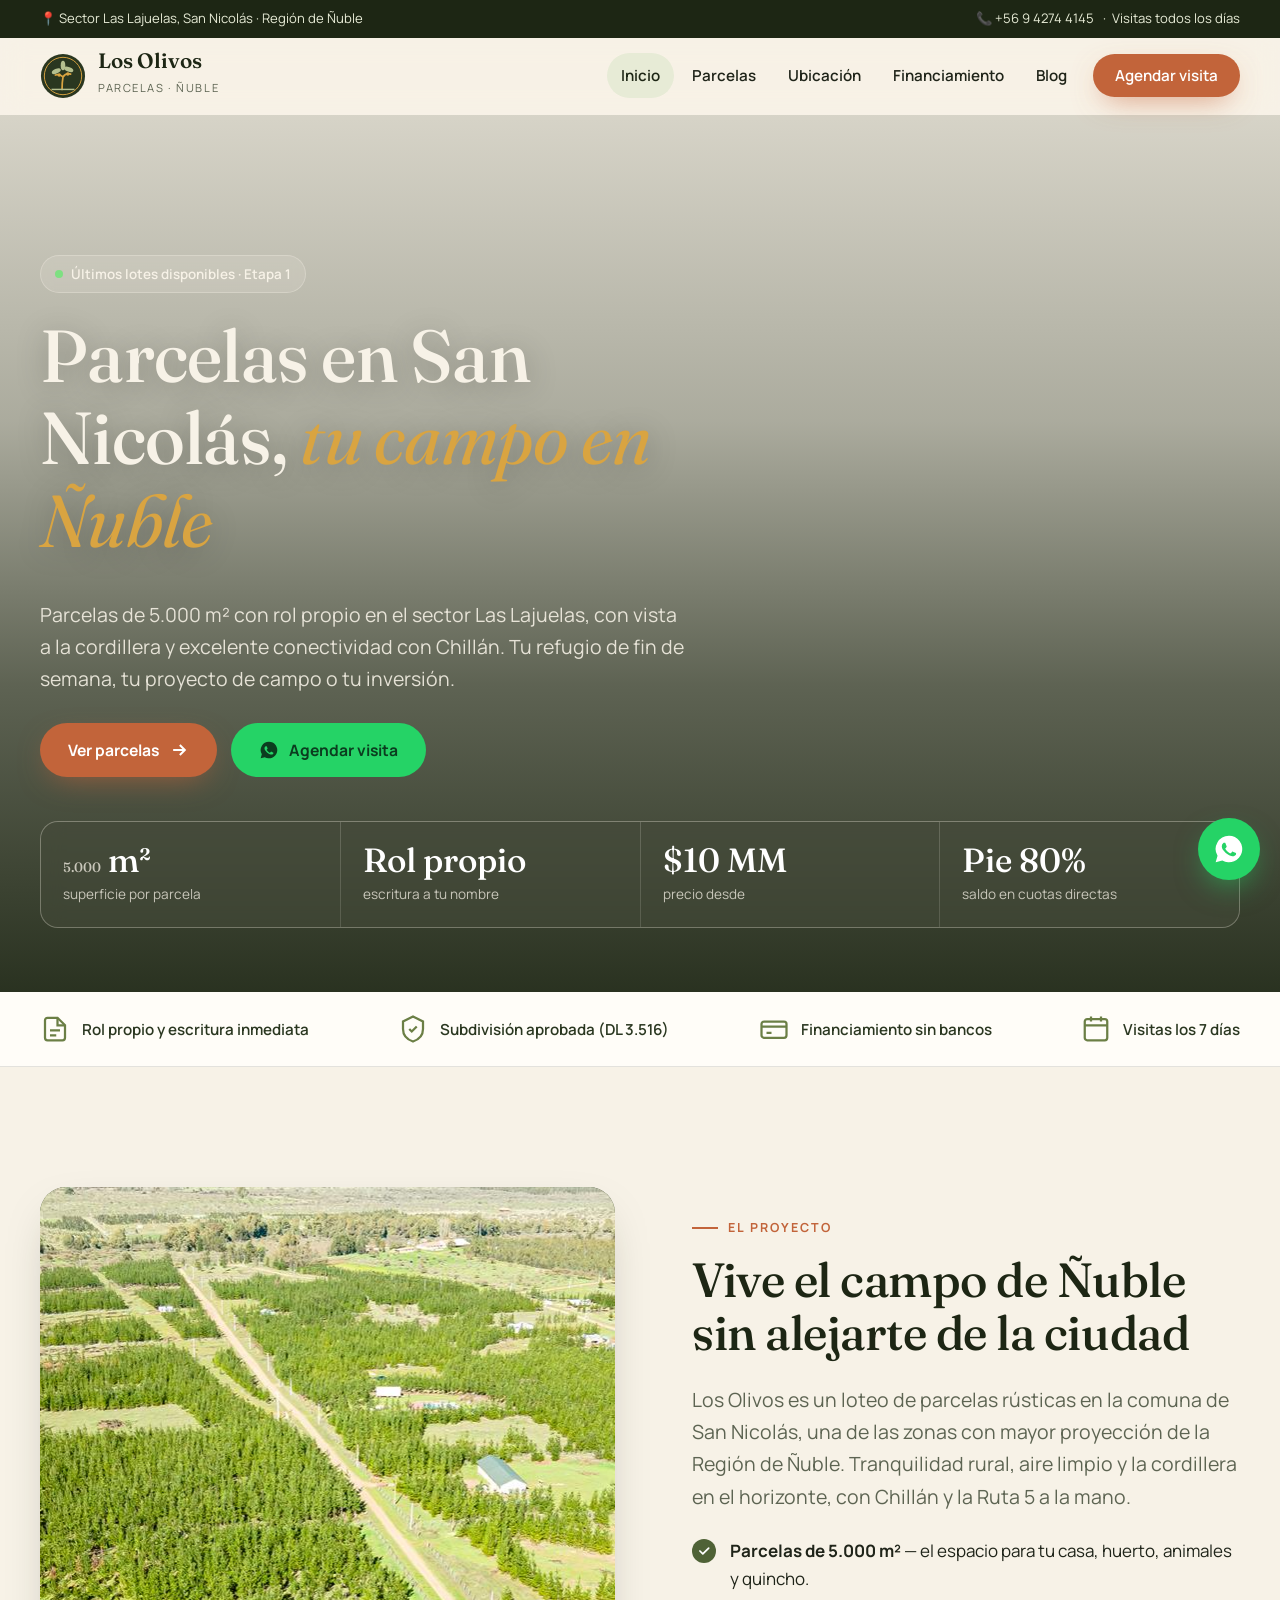
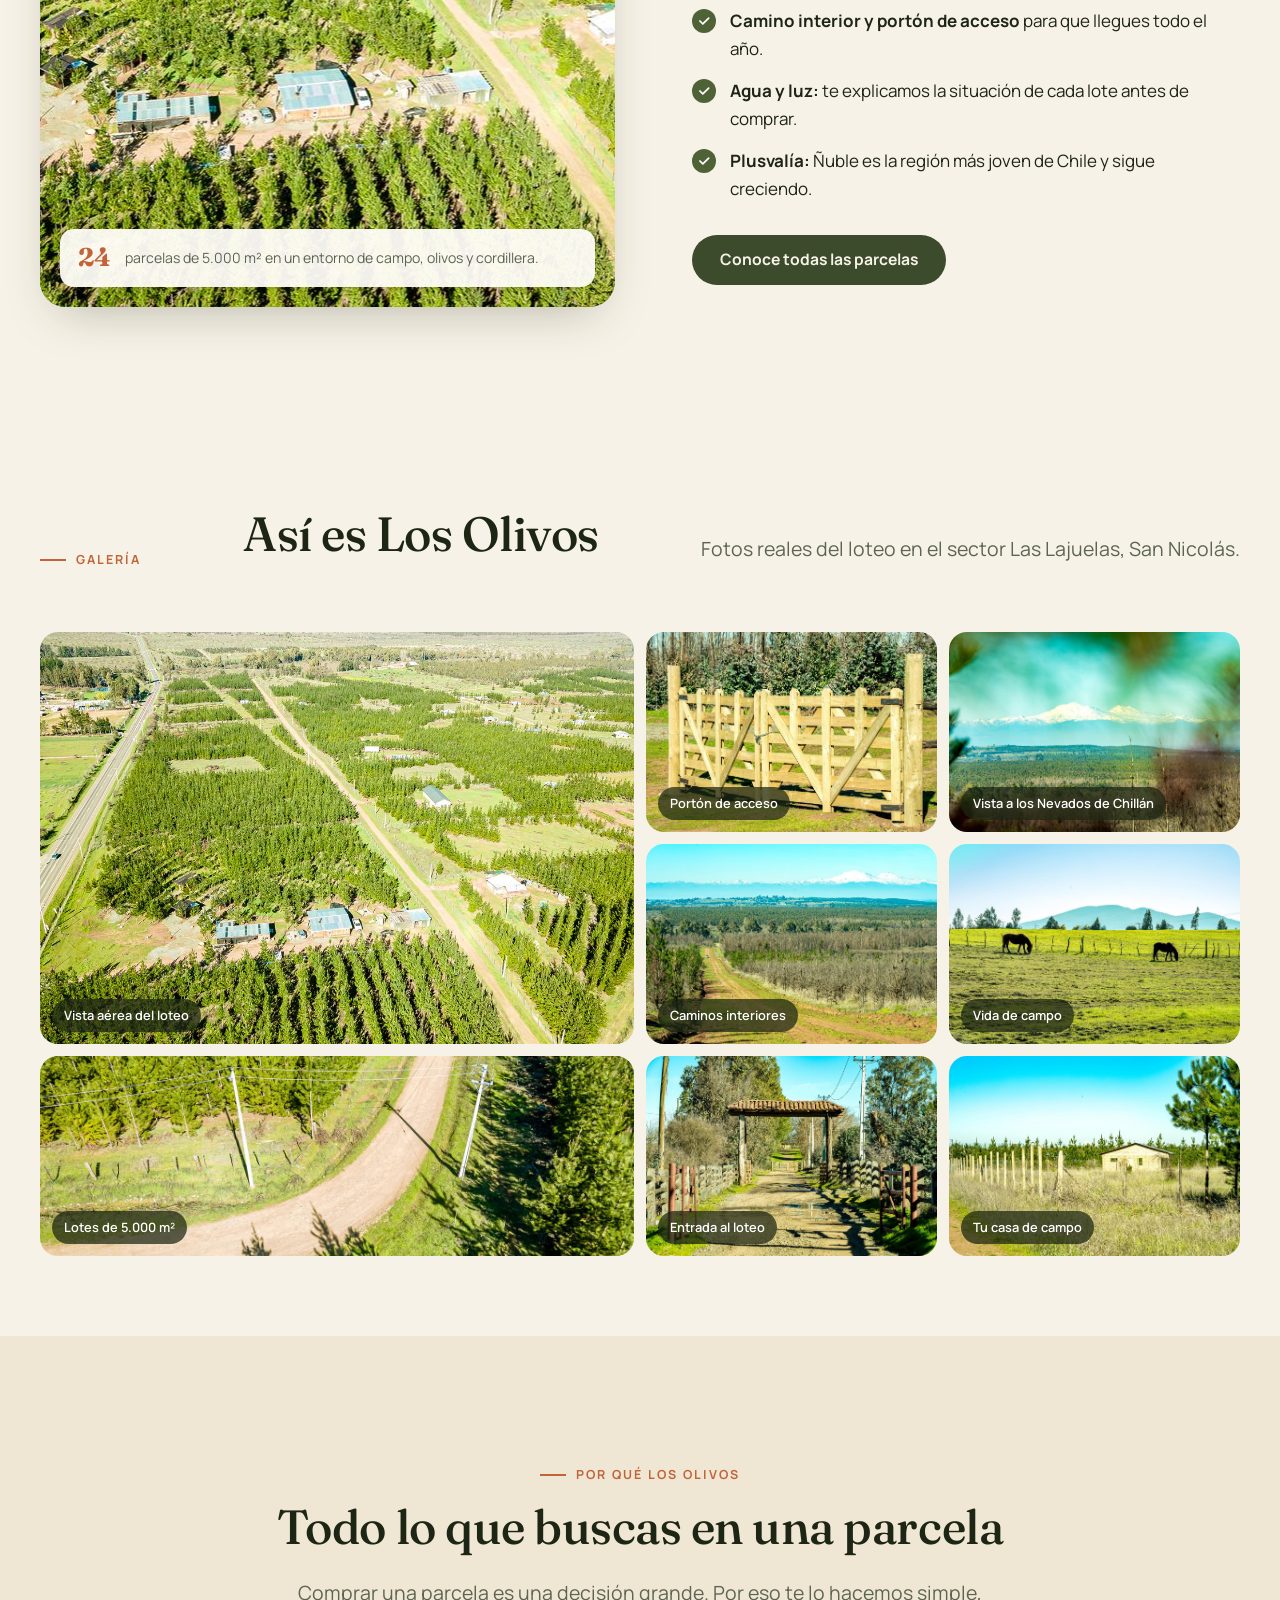
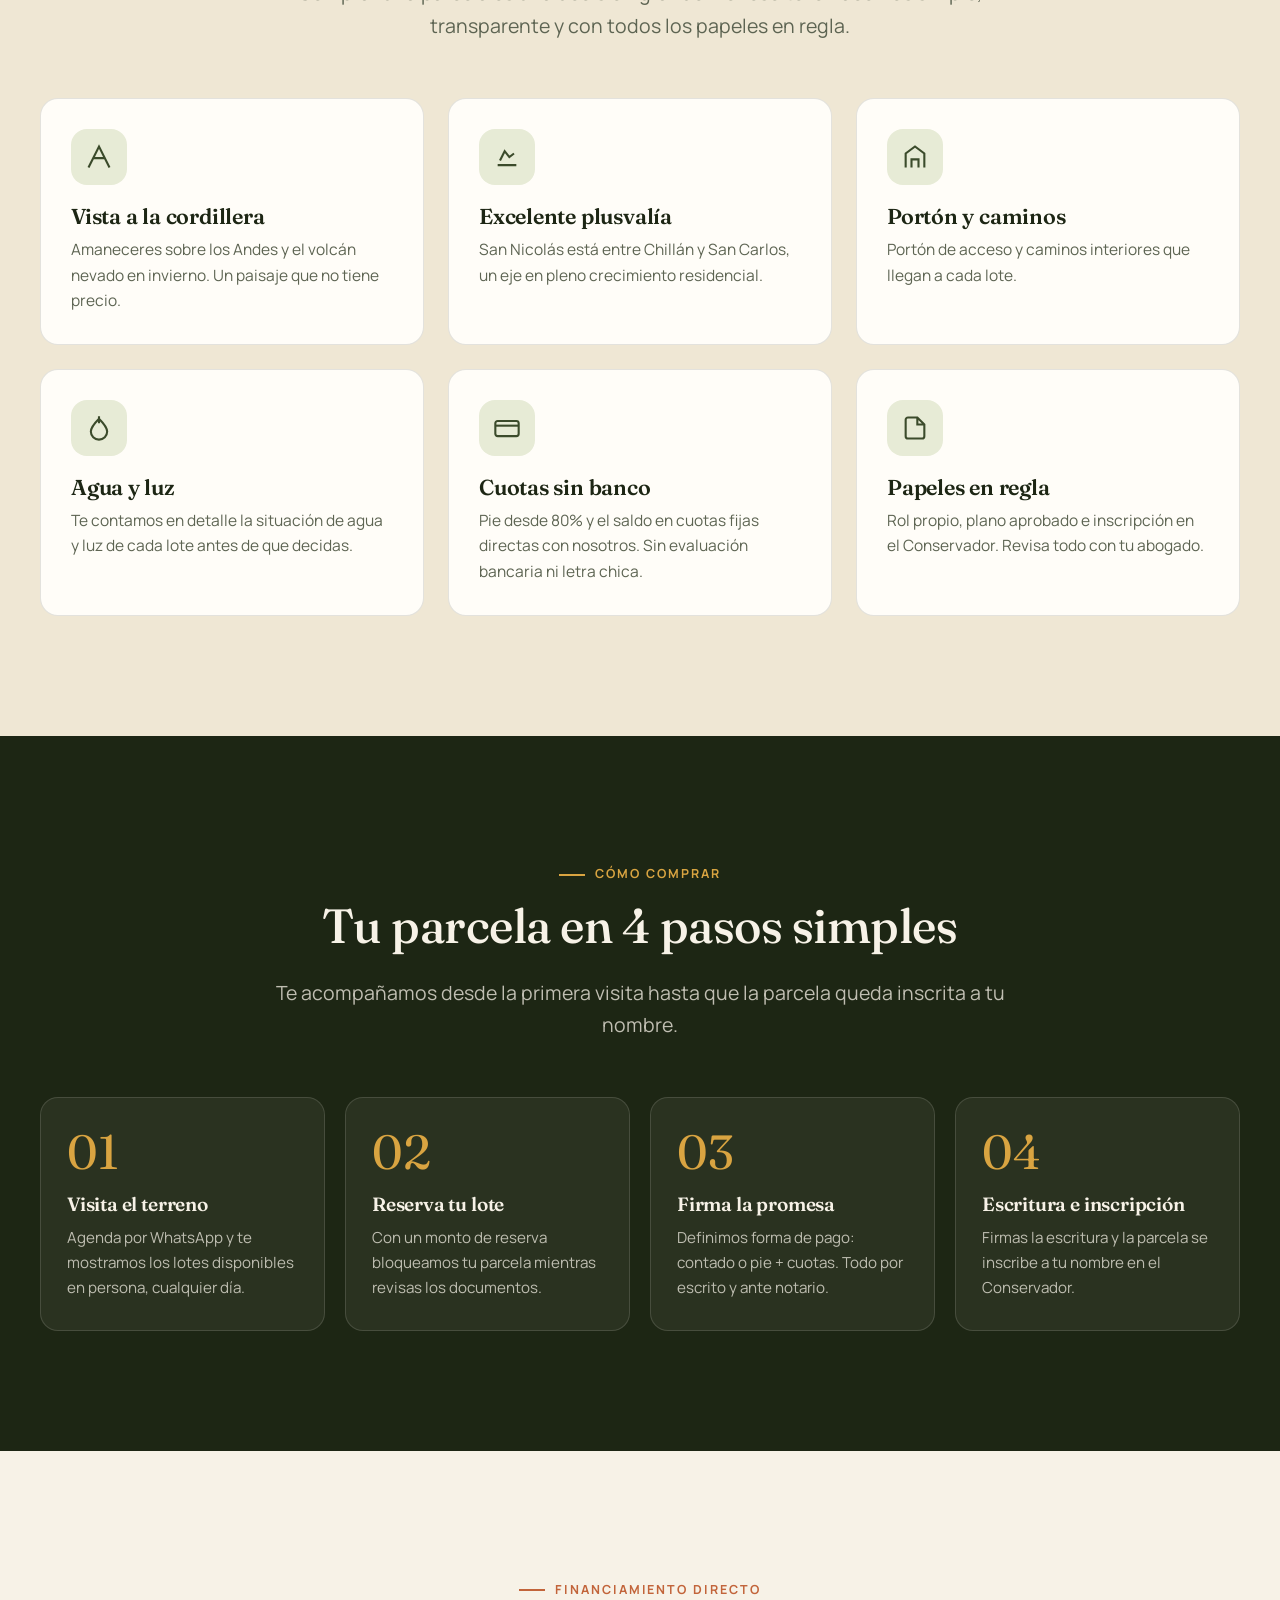
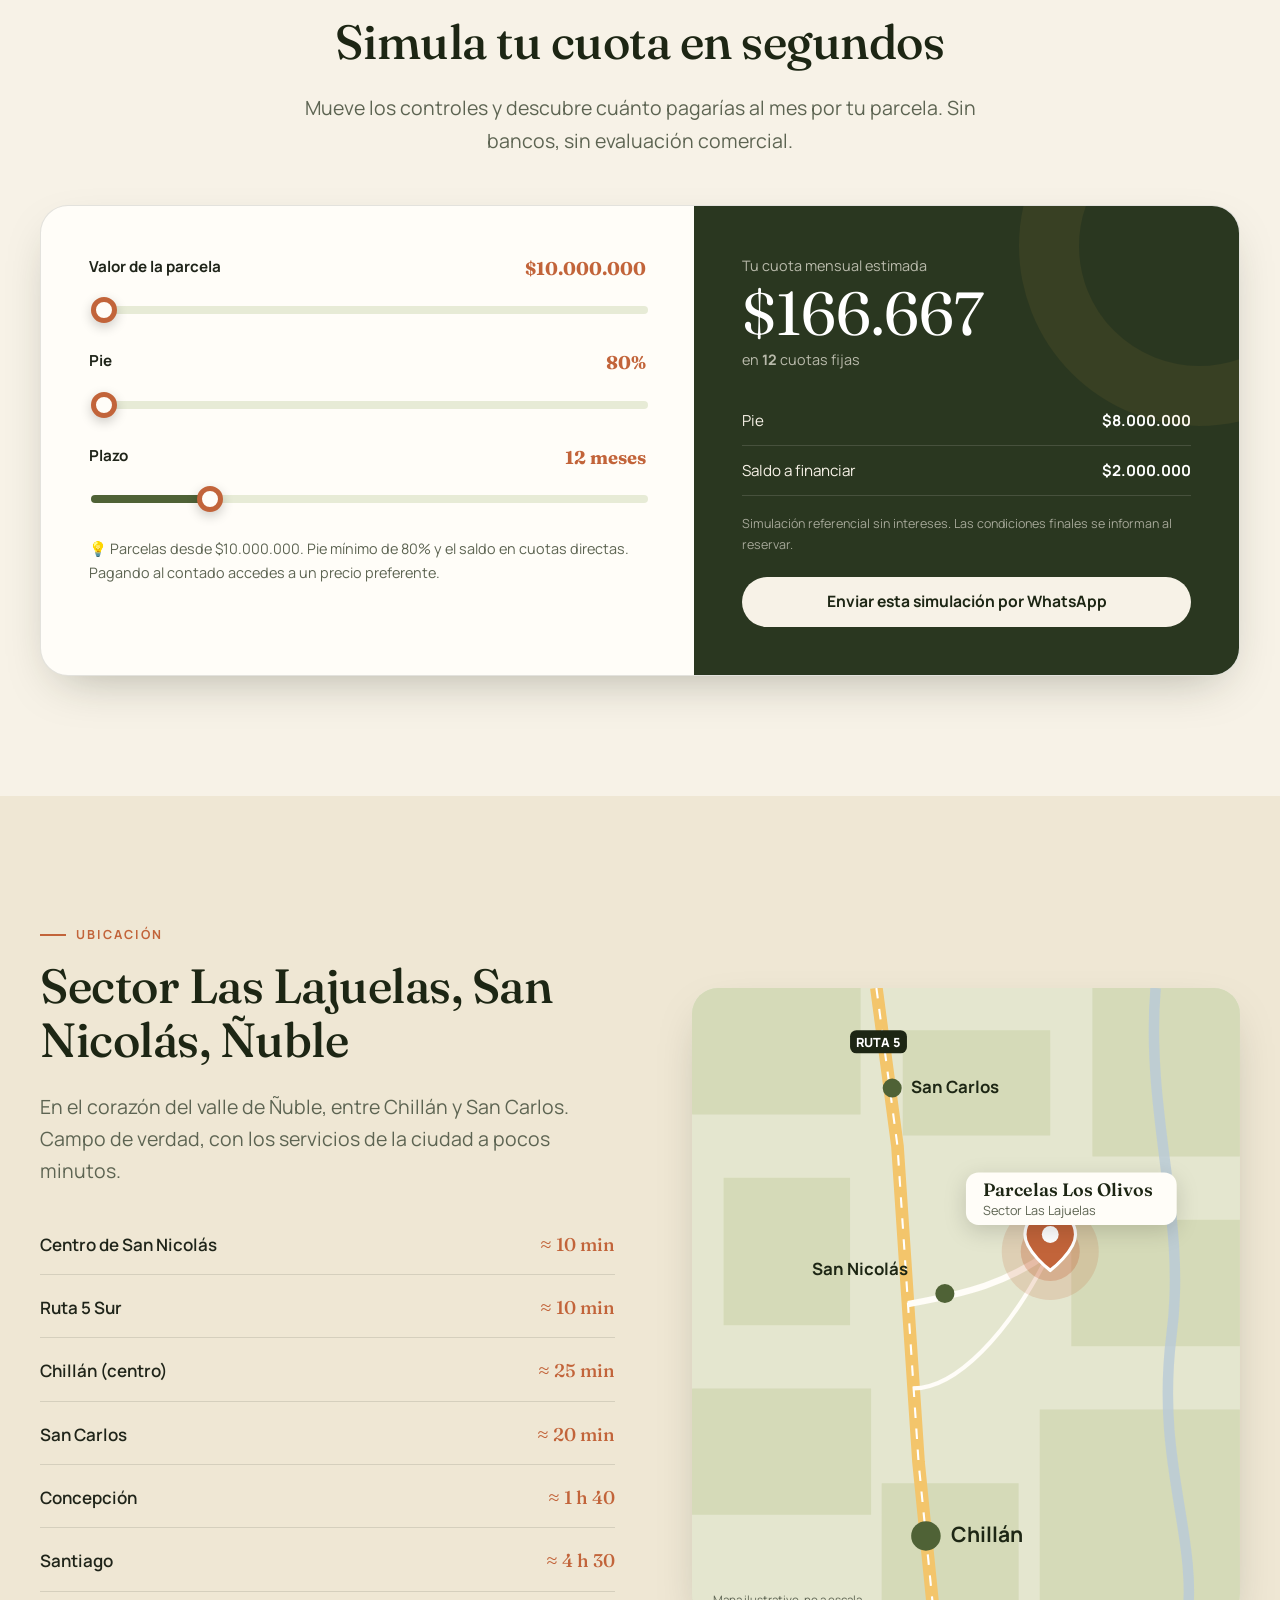
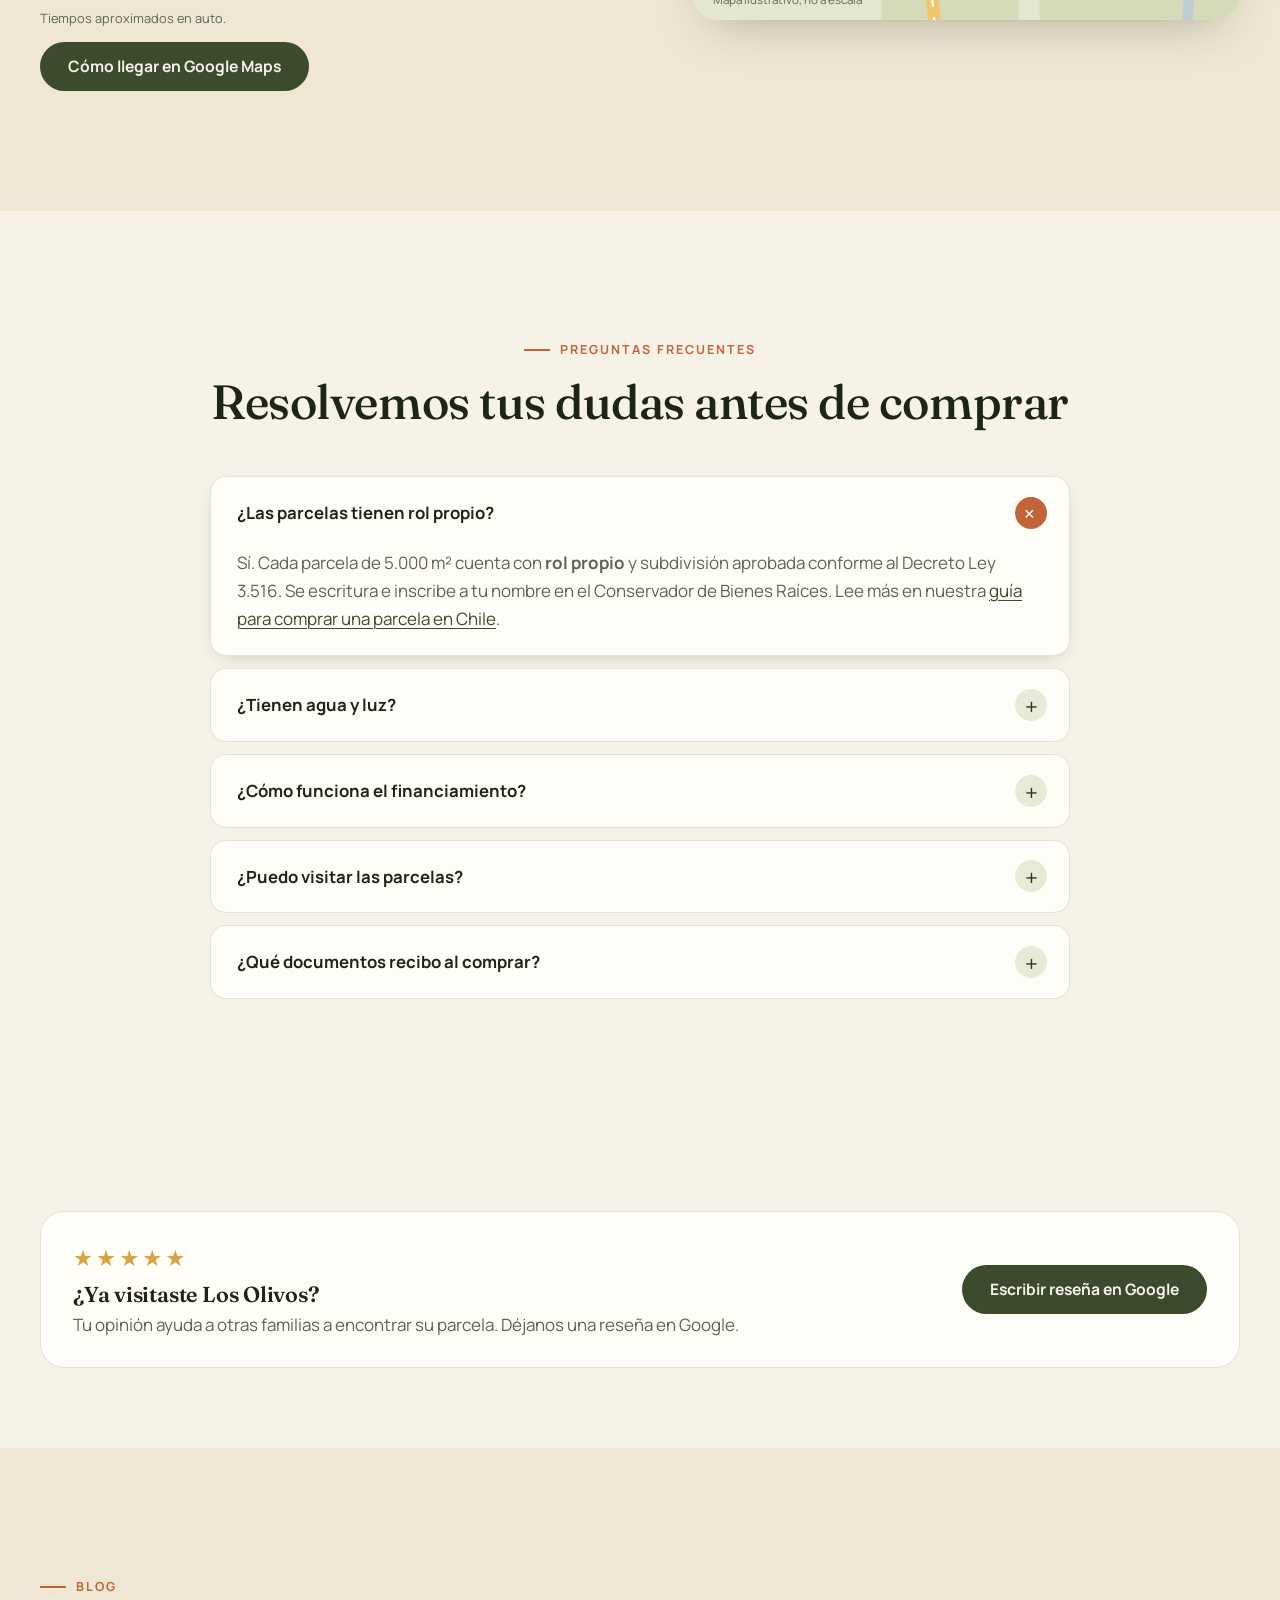
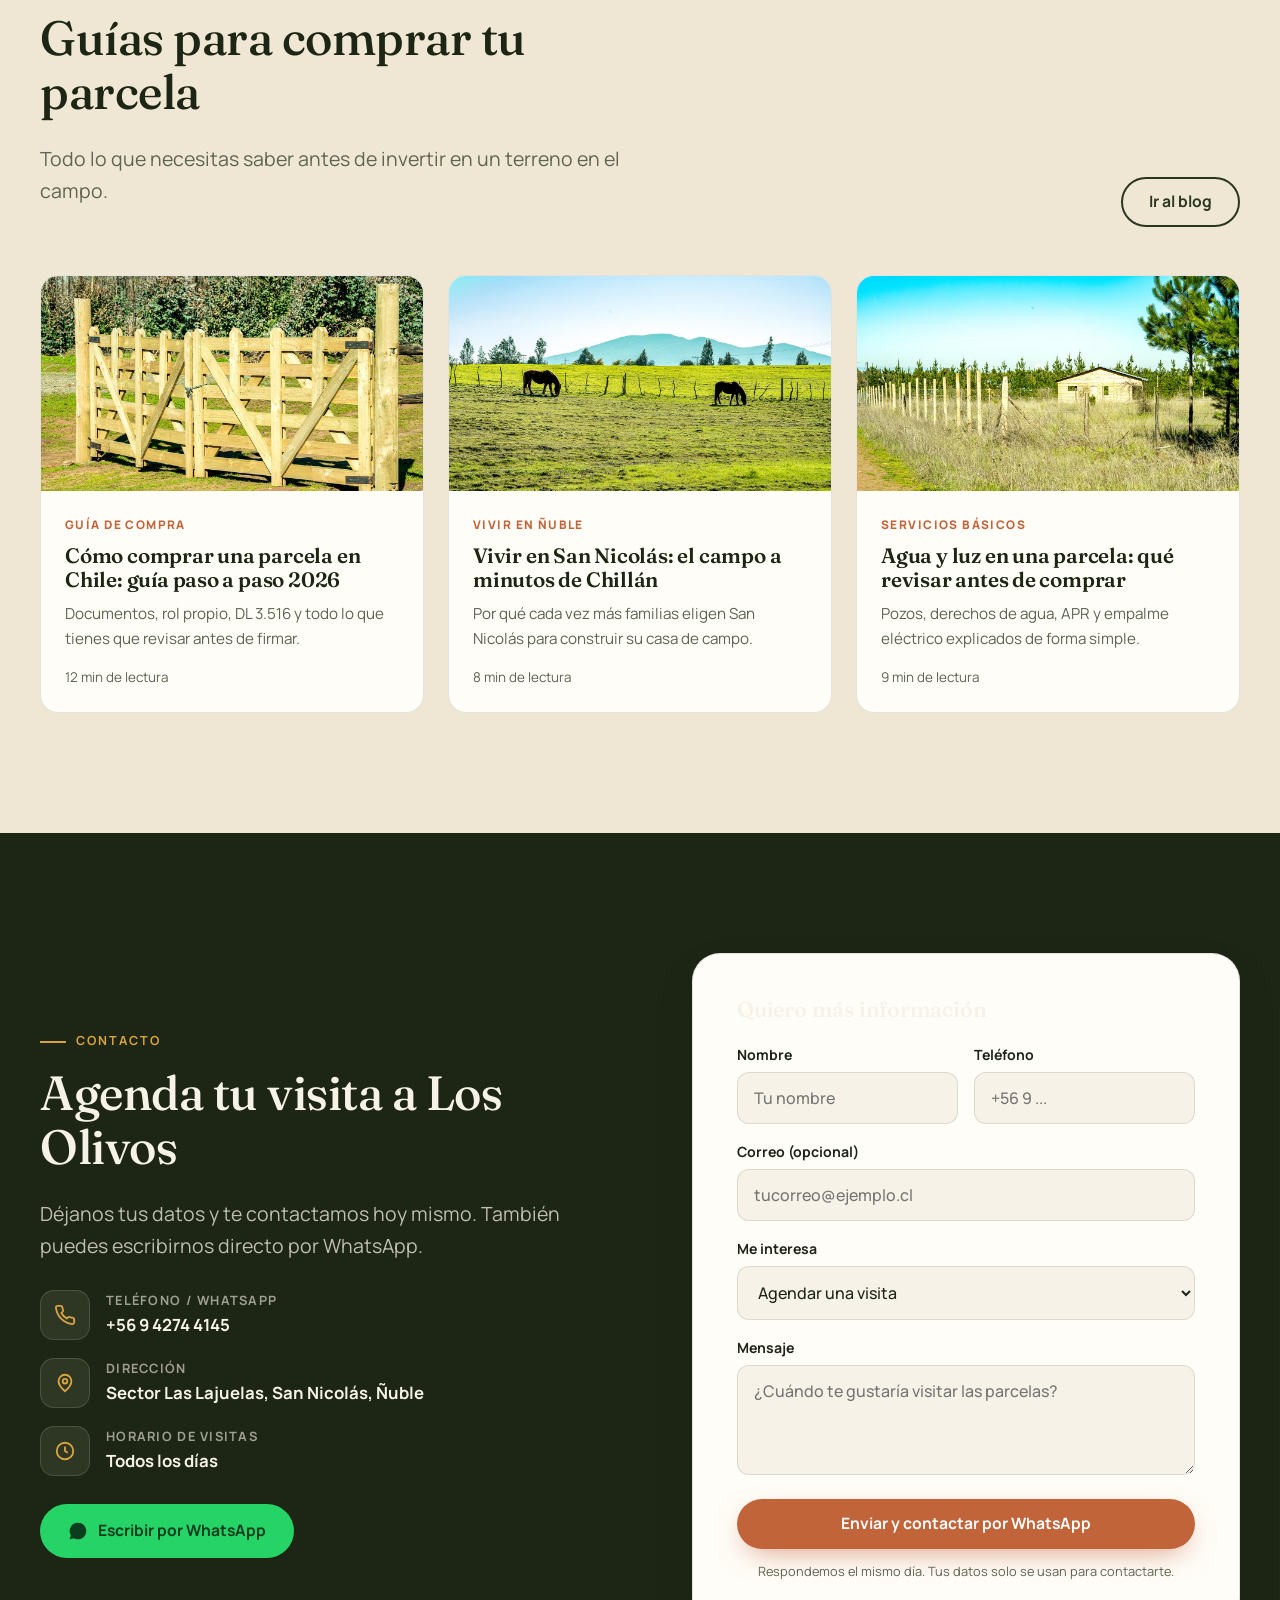
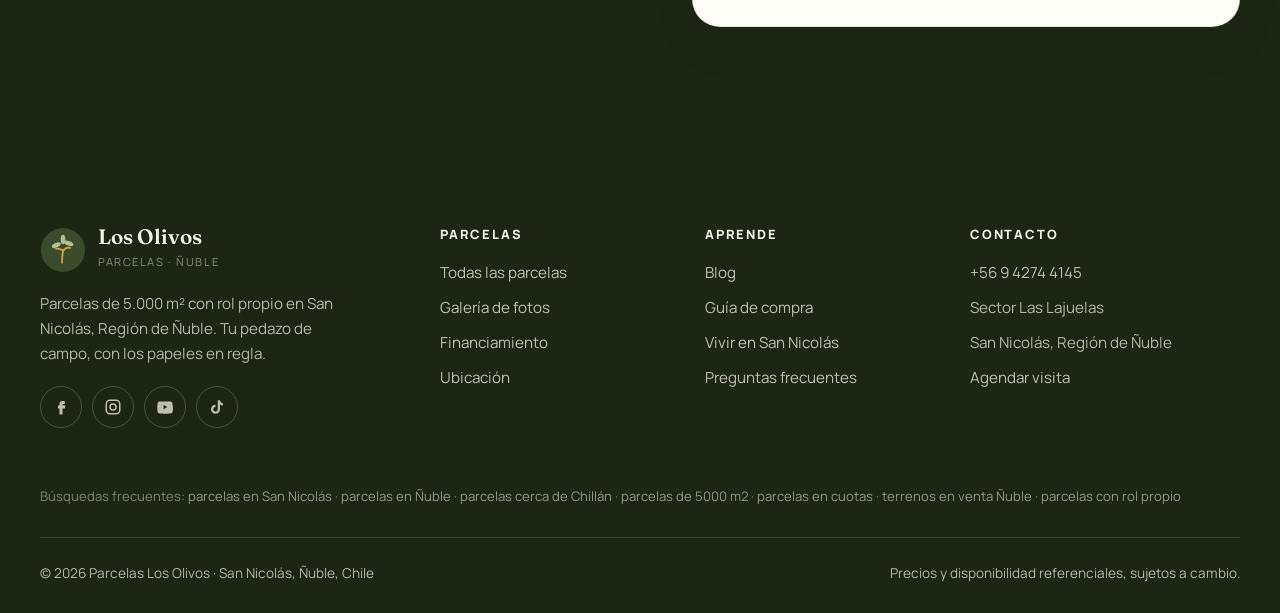
<file: index.html>
<!doctype html>
<html lang="es-CL" class="no-js">
<head>
  <meta charset="utf-8">
  <meta name="viewport" content="width=device-width, initial-scale=1">
  <!-- ===== SEO principal ===== -->
  <title>Parcelas en San Nicolás, Ñuble | 5.000 m² con rol propio | Los Olivos</title>
  <meta name="description" content="Venta de parcelas de 5.000 m² con rol propio en San Nicolás, Región de Ñuble, a minutos de Chillán. Financiamiento directo en cuotas, escritura inmediata y visitas todos los días. ¡Agenda por WhatsApp!">
  <link rel="canonical" href="https://www.parcelaslosolivos.cl/">
  <meta name="robots" content="index, follow, max-image-preview:large">
  <meta name="geo.region" content="CL-NB">
  <meta name="geo.placename" content="San Nicolás, Ñuble">
  <meta name="geo.position" content="-36.4996;-72.2125">
  <meta name="ICBM" content="-36.4996, -72.2125">
  <meta name="theme-color" content="#1d2614">
  <!-- Open Graph / redes sociales -->
  <meta property="og:type" content="website">
  <meta property="og:locale" content="es_CL">
  <meta property="og:site_name" content="Parcelas Los Olivos">
  <meta property="og:title" content="Parcelas de 5.000 m² en San Nicolás, Ñuble — Los Olivos">
  <meta property="og:description" content="Tu pedazo de campo a minutos de Chillán. Rol propio, financiamiento directo y visitas todos los días.">
  <meta property="og:url" content="https://www.parcelaslosolivos.cl/">
  <meta property="og:image" content="https://www.parcelaslosolivos.cl/img/og-parcelas-los-olivos.jpg">
  <meta name="twitter:card" content="summary_large_image">
  <link rel="icon" href="favicon.svg" type="image/svg+xml">
  <link rel="preconnect" href="https://fonts.googleapis.com">
  <link rel="preconnect" href="https://fonts.gstatic.com" crossorigin>
  <link href="https://fonts.googleapis.com/css2?family=Fraunces:ital,opsz,wght@0,9..144,400;0,9..144,500;0,9..144,600;1,9..144,400&family=Manrope:wght@400;500;600;700;800&display=swap" rel="stylesheet">
  <link rel="stylesheet" href="css/styles.css">

  <!-- ===== Datos estructurados (Google entiende el negocio, la ubicación y las preguntas) ===== -->
  <script type="application/ld+json">
  {
    "@context": "https://schema.org",
    "@graph": [
      {
        "@type": ["RealEstateAgent", "LocalBusiness"],
        "@id": "https://www.parcelaslosolivos.cl/#negocio",
        "name": "Parcelas Los Olivos",
        "alternateName": "Los Olivos Predios",
        "description": "Venta de parcelas de 5.000 m² con rol propio en el sector Las Lajuelas, comuna de San Nicolás, Región de Ñuble.",
        "url": "https://www.parcelaslosolivos.cl/",
        "telephone": "+56942744145",
        "image": "https://www.parcelaslosolivos.cl/img/og-parcelas-los-olivos.jpg",
        "logo": "https://www.parcelaslosolivos.cl/favicon.svg",
        "priceRange": "$$",
        "address": {
          "@type": "PostalAddress",
          "streetAddress": "Sector Las Lajuelas",
          "addressLocality": "San Nicolás",
          "addressRegion": "Ñuble",
          "addressCountry": "CL"
        },
        "geo": { "@type": "GeoCoordinates", "latitude": -36.4996, "longitude": -72.2125 },
        "areaServed": ["San Nicolás", "Chillán", "Chillán Viejo", "San Carlos", "Región de Ñuble", "Concepción", "Santiago"],
        "openingHoursSpecification": { "@type": "OpeningHoursSpecification", "dayOfWeek": ["Monday","Tuesday","Wednesday","Thursday","Friday","Saturday","Sunday"], "opens": "00:00", "closes": "23:59" },
        "sameAs": ["https://www.facebook.com/profile.php?id=61596633750060"]
      },
      {
        "@type": "WebSite",
        "@id": "https://www.parcelaslosolivos.cl/#web",
        "url": "https://www.parcelaslosolivos.cl/",
        "name": "Parcelas Los Olivos",
        "inLanguage": "es-CL",
        "publisher": { "@id": "https://www.parcelaslosolivos.cl/#negocio" }
      },
      {
        "@type": "Product",
        "name": "Parcela de 5.000 m² en San Nicolás, Ñuble",
        "description": "Parcela rústica de 5.000 m² con rol propio, subdivisión según DL 3.516, en el sector Las Lajuelas de San Nicolás.",
        "brand": { "@id": "https://www.parcelaslosolivos.cl/#negocio" },
        "offers": { "@type": "AggregateOffer", "priceCurrency": "CLP", "lowPrice": "10000000", "availability": "https://schema.org/InStock" }
      },
      {
        "@type": "FAQPage",
        "mainEntity": [
          { "@type": "Question", "name": "¿Las parcelas tienen rol propio?", "acceptedAnswer": { "@type": "Answer", "text": "Sí. Cada parcela de 5.000 m² cuenta con rol propio y subdivisión aprobada conforme al Decreto Ley 3.516, por lo que se escritura e inscribe a tu nombre en el Conservador de Bienes Raíces." } },
          { "@type": "Question", "name": "¿Dónde están ubicadas las parcelas Los Olivos?", "acceptedAnswer": { "@type": "Answer", "text": "En el sector Las Lajuelas, comuna de San Nicolás, Región de Ñuble, con excelente conectividad hacia Chillán, San Carlos y la Ruta 5 Sur." } },
          { "@type": "Question", "name": "¿Tienen financiamiento?", "acceptedAnswer": { "@type": "Answer", "text": "Sí. Ofrecemos pago contado con descuento o financiamiento directo con un pie mínimo de 80% y el saldo en cuotas, sin necesidad de crédito bancario." } },
          { "@type": "Question", "name": "¿Puedo visitar las parcelas?", "acceptedAnswer": { "@type": "Answer", "text": "Sí, recibimos visitas todos los días, incluidos fines de semana. Agenda tu visita por WhatsApp al +56 9 4274 4145." } },
          { "@type": "Question", "name": "¿Qué documentos recibo al comprar?", "acceptedAnswer": { "@type": "Answer", "text": "Escritura pública de compraventa, inscripción de dominio en el Conservador de Bienes Raíces, plano de subdivisión aprobado y certificado de rol de avalúo." } }
        ]
      }
    ]
  }
  </script>
  <!-- Google Analytics 4 + Search Console: pegar aquí el código de medición (G-XXXXXXX) al publicar -->
</head>
<body>
<a class="skip" href="#contenido">Saltar al contenido</a>

<div class="topbar">
  <div class="container">
    <span>📍 Sector Las Lajuelas, San Nicolás · Región de Ñuble</span>
    <span class="hide-sm"><a href="tel:+56942744145">📞 +56 9 4274 4145</a> &nbsp;·&nbsp; Visitas todos los días</span>
  </div>
</div>

<header class="header">
  <div class="container">
    <a class="brand" href="index.html" aria-label="Parcelas Los Olivos, inicio">
      <svg viewBox="0 0 48 48" aria-hidden="true"><circle cx="24" cy="24" r="23" fill="#2a3720"/><circle cx="24" cy="24" r="19.5" fill="none" stroke="#d9a441" stroke-width="1"/><path d="M23 38c0-6 .5-10 1-13m0 0c-2-2-5-3-8-2m8 2c2-3 5-4 8-3" stroke="#d9a441" stroke-width="1.8" fill="none" stroke-linecap="round"/><ellipse cx="17" cy="19" rx="5" ry="2.4" fill="#b5c08f" transform="rotate(-25 17 19)"/><ellipse cx="30" cy="17" rx="5" ry="2.4" fill="#b5c08f" transform="rotate(20 30 17)"/><ellipse cx="24" cy="13" rx="2.4" ry="5" fill="#b5c08f"/><circle cx="20" cy="23" r="1.8" fill="#d9a441"/><circle cx="29" cy="22" r="1.8" fill="#d9a441"/><path d="M12 38h24" stroke="#b5c08f" stroke-width="1.5"/></svg>
      <span><b>Los Olivos</b><small>Parcelas · Ñuble</small></span>
    </a>
    <button class="menu-toggle" aria-label="Abrir menú" aria-expanded="false" aria-controls="nav">
      <svg viewBox="0 0 24 24" fill="none" stroke="currentColor" stroke-width="2" stroke-linecap="round"><path d="M4 7h16M4 12h16M4 17h16"/></svg>
    </button>
    <nav class="nav" id="nav" aria-label="Principal">
      <a href="index.html" aria-current="page">Inicio</a>
      <a href="parcelas.html">Parcelas</a>
      <a href="#ubicacion">Ubicación</a>
      <a href="#financiamiento">Financiamiento</a>
      <a href="blog/index.html">Blog</a>
      <a href="#contacto" class="btn btn--primary">Agendar visita</a>
    </nav>
  </div>
</header>

<main id="contenido">

  <!-- ================= HERO ================= -->
  <section class="hero" aria-labelledby="hero-title">
    <div class="hero__art">
      <picture>
        <source media="(max-width: 700px)" srcset="img/parcelas-san-nicolas-vista-volcan-movil.jpg">
        <img src="img/parcelas-san-nicolas-vista-volcan.jpg" alt="Parcelas en San Nicolás con vista a los Nevados de Chillán" width="1920" height="1280" fetchpriority="high" decoding="async">
      </picture>
   </div>
    <div class="container hero__content">
      <div class="badge-live"><i></i> Últimos lotes disponibles · Etapa 1</div>
      <h1 id="hero-title">Parcelas en San Nicolás, <em>tu campo en Ñuble</em></h1>
      <p class="lead">Parcelas de 5.000 m² con rol propio en el sector Las Lajuelas, con vista a la cordillera y excelente conectividad con Chillán. Tu refugio de fin de semana, tu proyecto de campo o tu inversión.</p>
      <div class="hero__actions">
        <a class="btn btn--primary" href="parcelas.html">Ver parcelas
          <svg viewBox="0 0 24 24" fill="none" stroke="currentColor" stroke-width="2.4"><path d="M5 12h14M13 6l6 6-6 6"/></svg></a>
        <a class="btn btn--wa" data-wa="Hola! Vi la web de Parcelas Los Olivos y quiero agendar una visita a San Nicolás.">
          <svg viewBox="0 0 24 24" fill="currentColor"><path d="M12 2a10 10 0 0 0-8.6 15.1L2 22l5-1.3A10 10 0 1 0 12 2zm5.3 14.2c-.2.6-1.3 1.2-1.8 1.2s-1 .3-3.4-.7a11.6 11.6 0 0 1-4.5-4c-.6-.8-1-1.8-1-2.8a3 3 0 0 1 1-2.2c.2-.3.5-.3.7-.3h.5c.2 0 .4 0 .6.5l.8 2c.1.2.1.4 0 .5l-.4.6-.4.4c-.1.2-.3.3-.1.6.6 1 1.3 1.8 2.2 2.4.6.4 1.2.7 1.4.8.3.1.4 0 .6-.1l.8-1c.2-.3.4-.2.6-.1l1.9.9c.3.1.4.2.5.3 0 .4 0 .9-.2 1.5z"/></svg>
          Agendar visita</a>
      </div>
      <div class="hero__stats">
        <div><b><span data-count="5000">5.000</span> m²</b><span>superficie por parcela</span></div>
        <div><b>Rol propio</b><span>escritura a tu nombre</span></div>
        <div><b>$10 MM</b><span>precio desde</span></div>
        <div><b>Pie 80%</b><span>saldo en cuotas directas</span></div>
      </div>
    </div>
  </section>

  <!-- ================= CONFIANZA ================= -->
  <section class="trust" aria-label="Garantías">
    <div class="container">
      <div><svg viewBox="0 0 24 24" fill="none" stroke="currentColor" stroke-width="1.8"><path d="M14 3H6a2 2 0 0 0-2 2v14a2 2 0 0 0 2 2h12a2 2 0 0 0 2-2V9z"/><path d="M14 3v6h6M8 13h8M8 17h5"/></svg>Rol propio y escritura inmediata</div>
      <div><svg viewBox="0 0 24 24" fill="none" stroke="currentColor" stroke-width="1.8"><path d="M12 2l8 4v6c0 5-3.5 8.5-8 10-4.5-1.5-8-5-8-10V6z"/><path d="M9 12l2 2 4-4"/></svg>Subdivisión aprobada (DL 3.516)</div>
      <div><svg viewBox="0 0 24 24" fill="none" stroke="currentColor" stroke-width="1.8"><rect x="2" y="6" width="20" height="13" rx="2"/><path d="M2 10h20M6 15h4"/></svg>Financiamiento sin bancos</div>
      <div><svg viewBox="0 0 24 24" fill="none" stroke="currentColor" stroke-width="1.8"><rect x="3" y="4" width="18" height="17" rx="2"/><path d="M3 9h18M8 2v4M16 2v4"/></svg>Visitas los 7 días</div>
    </div>
  </section>

  <!-- ================= PROYECTO ================= -->
  <section class="section" id="proyecto" aria-labelledby="proyecto-title">
    <div class="container split">
      <div class="frame reveal" data-art="9" data-plot>
        <div class="frame__tag"><b>24</b><span>parcelas de 5.000 m² en un entorno de campo, olivos y cordillera.</span></div>
      </div>
      <div class="reveal reveal-d1">
        <span class="eyebrow">El proyecto</span>
        <h2 id="proyecto-title">Vive el campo de Ñuble sin alejarte de la ciudad</h2>
        <p class="lead">Los Olivos es un loteo de parcelas rústicas en la comuna de San Nicolás, una de las zonas con mayor proyección de la Región de Ñuble. Tranquilidad rural, aire limpio y la cordillera en el horizonte, con Chillán y la Ruta 5 a la mano.</p>
        <ul class="checklist">
          <li><span><b>Parcelas de 5.000 m²</b> — el espacio para tu casa, huerto, animales y quincho.</span></li>
          <li><span><b>Camino interior y portón de acceso</b> para que llegues todo el año.</span></li>
          <li><span><b>Agua y luz:</b> te explicamos la situación de cada lote antes de comprar.</span></li>
          <li><span><b>Plusvalía:</b> Ñuble es la región más joven de Chile y sigue creciendo.</span></li>
        </ul>
        <a class="btn btn--olive" href="parcelas.html">Conoce todas las parcelas</a>
      </div>
    </div>
  </section>

  <!-- ================= GALERÍA ================= -->
  <section class="section section--tight" id="galeria" aria-labelledby="galeria-title">
    <div class="container">
      <div class="section-head reveal">
        <span class="eyebrow">Galería</span>
        <h2 id="galeria-title">Así es Los Olivos</h2>
        <p class="lead">Fotos reales del loteo en el sector Las Lajuelas, San Nicolás.</p>
      </div>
      <div class="photo-grid">
        <figure class="photo-grid__big"><img src="img/vista-aerea-lotes-7.jpg" alt="Loteo Parcelas Los Olivos visto con dron" loading="lazy" decoding="async" width="1280" height="853"><figcaption>Vista aérea del loteo</figcaption></figure>
        <figure><img src="img/porton-acceso-los-olivos.jpg" alt="Portón de acceso a Parcelas Los Olivos" loading="lazy" decoding="async" width="1280" height="853"><figcaption>Portón de acceso</figcaption></figure>
        <figure><img src="img/vista-nevados-de-chillan.jpg" alt="Vista a los Nevados de Chillán desde las parcelas" loading="lazy" decoding="async" width="1280" height="853"><figcaption>Vista a los Nevados de Chillán</figcaption></figure>
        <figure><img src="img/camino-interior-parcelas.jpg" alt="Camino interior de las parcelas con vista a la cordillera" loading="lazy" decoding="async" width="1280" height="853"><figcaption>Caminos interiores</figcaption></figure>
        <figure><img src="img/caballos-campo-nuble.jpg" alt="Caballos en el campo de San Nicolás, Ñuble" loading="lazy" decoding="async" width="1280" height="853"><figcaption>Vida de campo</figcaption></figure>
        <figure class="photo-grid__wide"><img src="img/vista-aerea-lotes-3.jpg" alt="Camino interior entre parcelas de 5.000 m² visto desde el aire" loading="lazy" decoding="async" width="1280" height="853"><figcaption>Lotes de 5.000 m²</figcaption></figure>
        <figure><img src="img/entrada-parcelas-los-olivos.jpg" alt="Entrada al loteo Parcelas Los Olivos" loading="lazy" decoding="async" width="1280" height="853"><figcaption>Entrada al loteo</figcaption></figure>
        <figure><img src="img/parcela-con-casa-san-nicolas.jpg" alt="Parcela con casa de campo en San Nicolás" loading="lazy" decoding="async" width="1280" height="853"><figcaption>Tu casa de campo</figcaption></figure>
      </div>
    </div>
  </section>

  <!-- ================= BENEFICIOS ================= -->
  <section class="section section--sand" aria-labelledby="beneficios-title">
    <div class="container">
      <div class="center reveal" style="margin-bottom:56px">
        <span class="eyebrow">Por qué Los Olivos</span>
        <h2 id="beneficios-title">Todo lo que buscas en una parcela</h2>
        <p class="lead">Comprar una parcela es una decisión grande. Por eso te lo hacemos simple, transparente y con todos los papeles en regla.</p>
      </div>
      <div class="grid grid-3">
        <article class="feature reveal"><div class="feature__icon"><svg viewBox="0 0 24 24" fill="none" stroke="currentColor" stroke-width="1.8"><path d="M3 21l9-18 9 18M7 13h10"/></svg></div><h3>Vista a la cordillera</h3><p>Amaneceres sobre los Andes y el volcán nevado en invierno. Un paisaje que no tiene precio.</p></article>
        <article class="feature reveal reveal-d1"><div class="feature__icon"><svg viewBox="0 0 24 24" fill="none" stroke="currentColor" stroke-width="1.8"><path d="M4 19h16M6 15l4-8 4 5 4-3"/></svg></div><h3>Excelente plusvalía</h3><p>San Nicolás está entre Chillán y San Carlos, un eje en pleno crecimiento residencial.</p></article>
        <article class="feature reveal reveal-d2"><div class="feature__icon"><svg viewBox="0 0 24 24" fill="none" stroke="currentColor" stroke-width="1.8"><path d="M4 21V9l8-6 8 6v12"/><path d="M9 21v-7h6v7"/></svg></div><h3>Portón y caminos</h3><p>Portón de acceso y caminos interiores que llegan a cada lote.</p></article>
        <article class="feature reveal"><div class="feature__icon"><svg viewBox="0 0 24 24" fill="none" stroke="currentColor" stroke-width="1.8"><path d="M12 2v6M12 22a7 7 0 0 0 7-7c0-4-7-11-7-11S5 11 5 15a7 7 0 0 0 7 7z"/></svg></div><h3>Agua y luz</h3><p>Te contamos en detalle la situación de agua y luz de cada lote antes de que decidas.</p></article>
        <article class="feature reveal reveal-d1"><div class="feature__icon"><svg viewBox="0 0 24 24" fill="none" stroke="currentColor" stroke-width="1.8"><rect x="2" y="6" width="20" height="13" rx="2"/><path d="M2 10h20"/></svg></div><h3>Cuotas sin banco</h3><p>Pie desde 80% y el saldo en cuotas fijas directas con nosotros. Sin evaluación bancaria ni letra chica.</p></article>
        <article class="feature reveal reveal-d2"><div class="feature__icon"><svg viewBox="0 0 24 24" fill="none" stroke="currentColor" stroke-width="1.8"><path d="M14 3H6a2 2 0 0 0-2 2v14a2 2 0 0 0 2 2h12a2 2 0 0 0 2-2V9z M14 3v6h6"/></svg></div><h3>Papeles en regla</h3><p>Rol propio, plano aprobado e inscripción en el Conservador. Revisa todo con tu abogado.</p></article>
      </div>
    </div>
  </section>

  <!-- ================= PROCESO ================= -->
  <section class="section section--dark" aria-labelledby="proceso-title">
    <div class="container">
      <div class="center reveal" style="margin-bottom:56px">
        <span class="eyebrow">Cómo comprar</span>
        <h2 id="proceso-title">Tu parcela en 4 pasos simples</h2>
        <p class="lead">Te acompañamos desde la primera visita hasta que la parcela queda inscrita a tu nombre.</p>
      </div>
      <div class="steps">
        <div class="step reveal"><h3>Visita el terreno</h3><p>Agenda por WhatsApp y te mostramos los lotes disponibles en persona, cualquier día.</p></div>
        <div class="step reveal reveal-d1"><h3>Reserva tu lote</h3><p>Con un monto de reserva bloqueamos tu parcela mientras revisas los documentos.</p></div>
        <div class="step reveal reveal-d2"><h3>Firma la promesa</h3><p>Definimos forma de pago: contado o pie + cuotas. Todo por escrito y ante notario.</p></div>
        <div class="step reveal reveal-d3"><h3>Escritura e inscripción</h3><p>Firmas la escritura y la parcela se inscribe a tu nombre en el Conservador.</p></div>
      </div>
    </div>
  </section>

  <!-- ================= SIMULADOR ================= -->
  <section class="section" id="financiamiento" aria-labelledby="sim-title">
    <div class="container">
      <div class="center reveal" style="margin-bottom:48px">
        <span class="eyebrow">Financiamiento directo</span>
        <h2 id="sim-title">Simula tu cuota en segundos</h2>
        <p class="lead">Mueve los controles y descubre cuánto pagarías al mes por tu parcela. Sin bancos, sin evaluación comercial.</p>
      </div>
      <div class="sim reveal">
        <form class="sim__form" id="simulador-form" onsubmit="return false">
          <div class="field"><label for="precio">Valor de la parcela <output></output></label><input type="range" id="precio" min="10000000" max="16000000" step="100000" value="10000000"></div>
          <div class="field"><label for="pie">Pie <output></output></label><input type="range" id="pie" min="80" max="95" step="5" value="80"></div>
          <div class="field"><label for="cuotas">Plazo <output></output></label><input type="range" id="cuotas" min="6" max="36" step="6" value="12"></div>
          <p style="font-size:.9rem;color:var(--muted);margin:0">💡 Parcelas desde $10.000.000. Pie mínimo de 80% y el saldo en cuotas directas. Pagando al contado accedes a un precio preferente.</p>
        </form>
        <div class="sim__out" aria-live="polite">
          <span style="font-size:.9rem;color:rgba(247,242,231,.7)">Tu cuota mensual estimada</span>
          <div class="sim__big" id="sim-cuota">$0</div>
          <span style="font-size:.9rem;color:rgba(247,242,231,.7)">en <b id="sim-n">36</b> cuotas fijas</span>
          <div style="margin-top:24px">
            <div class="sim__row"><span>Pie</span><b id="sim-pie">$0</b></div>
            <div class="sim__row"><span>Saldo a financiar</span><b id="sim-saldo">$0</b></div>
          </div>
          <p class="sim__note">Simulación referencial sin intereses. Las condiciones finales se informan al reservar.</p>
          <a class="btn btn--light" id="sim-wa" target="_blank" rel="noopener" href="#">Enviar esta simulación por WhatsApp</a>
        </div>
      </div>
    </div>
  </section>

  <!-- ================= UBICACIÓN ================= -->
  <section class="section section--sand" id="ubicacion" aria-labelledby="ubicacion-title">
    <div class="container split">
      <div class="reveal">
        <span class="eyebrow">Ubicación</span>
        <h2 id="ubicacion-title">Sector Las Lajuelas, San Nicolás, Ñuble</h2>
        <p class="lead">En el corazón del valle de Ñuble, entre Chillán y San Carlos. Campo de verdad, con los servicios de la ciudad a pocos minutos.</p>
        <ul class="distances">
          <li><span>Centro de San Nicolás</span><span>≈ 10 min</span></li>
          <li><span>Ruta 5 Sur</span><span>≈ 10 min</span></li>
          <li><span>Chillán (centro)</span><span>≈ 25 min</span></li>
          <li><span>San Carlos</span><span>≈ 20 min</span></li>
          <li><span>Concepción</span><span>≈ 1 h 40</span></li>
          <li><span>Santiago</span><span>≈ 4 h 30</span></li>
        </ul>
        <p style="font-size:.8rem;color:var(--muted);margin-top:-12px">Tiempos aproximados en auto.</p>
        <a class="btn btn--olive" href="https://www.google.com/maps/search/?api=1&query=Las+Lajuelas+San+Nicol%C3%A1s+%C3%91uble" target="_blank" rel="noopener">Cómo llegar en Google Maps</a>
      </div>
      <div class="map-card reveal reveal-d1">
        <!-- Mapa ilustrado. En producción: reemplazar por iframe de Google Maps con la ficha de Google Business Profile -->
        <svg viewBox="0 0 520 600" xmlns="http://www.w3.org/2000/svg" role="img" aria-label="Mapa de ubicación de Parcelas Los Olivos entre Chillán y San Carlos, Región de Ñuble">
          <rect width="520" height="600" fill="#e4e6cf"/>
          <g fill="#d5dab8"><path d="M0 0h160v120H0z M200 40h140v100H200z M380 0h140v160H380z M30 180h120v140H30z M360 220h160v120H360z M0 380h170v120H0z M330 400h190v200H330z M180 470h130v130H180z"/></g>
          <path d="M440 0 C430 120 470 220 455 330 C440 450 480 520 470 600" stroke="#b9cbd9" stroke-width="10" fill="none" opacity=".8"/>
          <path d="M175 0 L195 150 L205 300 L215 450 L230 600" stroke="#f3c56b" stroke-width="12" fill="none"/>
          <path d="M175 0 L195 150 L205 300 L215 450 L230 600" stroke="#fff" stroke-width="2" stroke-dasharray="10 10" fill="none"/>
          <rect x="150" y="40" width="54" height="22" rx="6" fill="#1d2614"/><text x="177" y="56" text-anchor="middle" font-family="Manrope" font-size="12" font-weight="800" fill="#fff">RUTA 5</text>
          <path d="M205 300 C260 290 300 280 340 250" stroke="#fffdf8" stroke-width="6" fill="none"/>
          <path d="M210 380 C250 380 300 330 340 250" stroke="#fffdf8" stroke-width="4" fill="none"/>
          <g font-family="Manrope" font-weight="700" fill="#1d2614">
            <circle cx="190" cy="95" r="9" fill="#4f6236"/><text x="208" y="100" font-size="16">San Carlos</text>
            <circle cx="240" cy="290" r="9" fill="#4f6236"/><text x="114" y="272" font-size="16">San Nicolás</text>
            <circle cx="222" cy="520" r="14" fill="#4f6236"/><text x="246" y="526" font-size="20">Chillán</text>
          </g>
          <g transform="translate(340 250)">
            <circle r="46" fill="#c2643a" opacity=".18"/><circle r="28" fill="#c2643a" opacity=".3"/>
            <path d="M0 -38 C-16 -38 -24 -26 -24 -16 C-24 0 0 18 0 18 C0 18 24 0 24 -16 C24 -26 16 -38 0 -38Z" fill="#c2643a" stroke="#fff" stroke-width="3"/>
            <circle cy="-16" r="8" fill="#fff"/>
          </g>
          <g transform="translate(260 175)"><rect width="200" height="50" rx="12" fill="#fffdf8" filter="drop-shadow(0 6px 10px rgba(0,0,0,.15))"/><text x="16" y="22" font-family="Fraunces" font-size="17" font-weight="600" fill="#1d2614">Parcelas Los Olivos</text><text x="16" y="40" font-family="Manrope" font-size="12" fill="#5d6452">Sector Las Lajuelas</text></g>
          <text x="20" y="585" font-family="Manrope" font-size="11" fill="#5d6452">Mapa ilustrativo, no a escala</text>
        </svg>
      </div>
    </div>
  </section>

  <!-- ================= FAQ ================= -->
  <section class="section" id="preguntas" aria-labelledby="faq-title">
    <div class="container">
      <div class="center reveal" style="margin-bottom:48px">
        <span class="eyebrow">Preguntas frecuentes</span>
        <h2 id="faq-title">Resolvemos tus dudas antes de comprar</h2>
      </div>
      <div class="faq reveal">
        <details open><summary>¿Las parcelas tienen rol propio?</summary><div class="answer"><p>Sí. Cada parcela de 5.000 m² cuenta con <b>rol propio</b> y subdivisión aprobada conforme al Decreto Ley 3.516. Se escritura e inscribe a tu nombre en el Conservador de Bienes Raíces. Lee más en nuestra <a href="blog/como-comprar-parcela-en-chile.html">guía para comprar una parcela en Chile</a>.</p></div></details>
        <details><summary>¿Tienen agua y luz?</summary><div class="answer"><p>Depende de cada lote: te contamos en detalle la situación de agua y luz antes de que decidas. Te explicamos todo en el artículo <a href="blog/agua-y-luz-en-parcelas.html">agua y luz en parcelas: qué revisar antes de comprar</a>.</p></div></details>
        <details><summary>¿Cómo funciona el financiamiento?</summary><div class="answer"><p>Puedes pagar al contado con precio preferente, o con un <b>pie mínimo de 80% y el saldo en cuotas fijas directas</b> con nosotros, sin crédito hipotecario ni evaluación bancaria. Usa el <a href="#financiamiento">simulador</a> para calcular tu cuota.</p></div></details>
        <details><summary>¿Puedo visitar las parcelas?</summary><div class="answer"><p>¡Claro! Recibimos visitas todos los días, incluidos sábados y domingos. Escríbenos al <a href="tel:+56942744145">+56 9 4274 4145</a> y coordinamos.</p></div></details>
        <details><summary>¿Qué documentos recibo al comprar?</summary><div class="answer"><p>Escritura pública de compraventa, inscripción de dominio vigente en el Conservador de Bienes Raíces, plano de subdivisión aprobado y certificado de rol de avalúo del SII.</p></div></details>
      </div>
    </div>
  </section>

  <!-- ================= RESEÑAS ================= -->
  <section class="section--tight" aria-label="Reseñas">
    <div class="container">
      <div class="review-box reveal">
        <div><div class="stars">★★★★★</div><h3 style="margin:6px 0 4px">¿Ya visitaste Los Olivos?</h3><p style="margin:0;color:var(--muted)">Tu opinión ayuda a otras familias a encontrar su parcela. Déjanos una reseña en Google.</p></div>
        <a class="btn btn--olive" href="#" title="Reemplazar por el enlace de reseñas de Google Business Profile">Escribir reseña en Google</a>
      </div>
    </div>
  </section>

  <!-- ================= BLOG ================= -->
  <section class="section section--sand" aria-labelledby="blog-title">
    <div class="container">
      <div class="section-head reveal">
        <div><span class="eyebrow">Blog</span><h2 id="blog-title">Guías para comprar tu parcela</h2><p class="lead">Todo lo que necesitas saber antes de invertir en un terreno en el campo.</p></div>
        <a class="btn btn--ghost" href="blog/index.html" style="color:var(--olive-800)">Ir al blog</a>
      </div>
      <div class="grid grid-3">
        <a class="post-card reveal" href="blog/como-comprar-parcela-en-chile.html"><div class="post-card__img" data-art="21" data-trees="no"></div><div class="post-card__body"><span class="post-card__cat">Guía de compra</span><h3>Cómo comprar una parcela en Chile: guía paso a paso 2026</h3><p>Documentos, rol propio, DL 3.516 y todo lo que tienes que revisar antes de firmar.</p><div class="post-card__meta"><span>12 min de lectura</span></div></div></a>
        <a class="post-card reveal reveal-d1" href="blog/vivir-en-san-nicolas-nuble.html"><div class="post-card__img" data-art="14"></div><div class="post-card__body"><span class="post-card__cat">Vivir en Ñuble</span><h3>Vivir en San Nicolás: el campo a minutos de Chillán</h3><p>Por qué cada vez más familias eligen San Nicolás para construir su casa de campo.</p><div class="post-card__meta"><span>8 min de lectura</span></div></div></a>
        <a class="post-card reveal reveal-d2" href="blog/agua-y-luz-en-parcelas.html"><div class="post-card__img" data-art="7"></div><div class="post-card__body"><span class="post-card__cat">Servicios básicos</span><h3>Agua y luz en una parcela: qué revisar antes de comprar</h3><p>Pozos, derechos de agua, APR y empalme eléctrico explicados de forma simple.</p><div class="post-card__meta"><span>9 min de lectura</span></div></div></a>
      </div>
    </div>
  </section>

  <!-- ================= CONTACTO ================= -->
  <section class="section section--dark" id="contacto" aria-labelledby="contacto-title">
    <div class="container split">
      <div class="reveal">
        <span class="eyebrow">Contacto</span>
        <h2 id="contacto-title">Agenda tu visita a Los Olivos</h2>
        <p class="lead">Déjanos tus datos y te contactamos hoy mismo. También puedes escribirnos directo por WhatsApp.</p>
        <ul class="contact-list">
          <li><span class="ico"><svg viewBox="0 0 24 24" fill="none" stroke="currentColor" stroke-width="2"><path d="M22 16.9v3a2 2 0 0 1-2.2 2 19.8 19.8 0 0 1-8.6-3.1 19.5 19.5 0 0 1-6-6A19.8 19.8 0 0 1 2.1 4.2 2 2 0 0 1 4.1 2h3a2 2 0 0 1 2 1.7c.1 1 .4 1.9.7 2.8a2 2 0 0 1-.5 2.1L8 9.9a16 16 0 0 0 6 6l1.3-1.3a2 2 0 0 1 2.1-.4c.9.3 1.8.6 2.8.7a2 2 0 0 1 1.7 2z"/></svg></span><span><small>Teléfono / WhatsApp</small><a href="tel:+56942744145">+56 9 4274 4145</a></span></li>
          <li><span class="ico"><svg viewBox="0 0 24 24" fill="none" stroke="currentColor" stroke-width="2"><path d="M12 21s-7-6.2-7-11a7 7 0 1 1 14 0c0 4.8-7 11-7 11z"/><circle cx="12" cy="10" r="2.5"/></svg></span><span><small>Dirección</small><b>Sector Las Lajuelas, San Nicolás, Ñuble</b></span></li>
          <li><span class="ico"><svg viewBox="0 0 24 24" fill="none" stroke="currentColor" stroke-width="2"><circle cx="12" cy="12" r="9"/><path d="M12 7v5l3 2"/></svg></span><span><small>Horario de visitas</small><b>Todos los días</b></span></li>
        </ul>
        <a class="btn btn--wa" data-wa><svg viewBox="0 0 24 24" fill="currentColor"><path d="M12 2a10 10 0 0 0-8.6 15.1L2 22l5-1.3A10 10 0 1 0 12 2z"/></svg>Escribir por WhatsApp</a>
      </div>
      <div class="form reveal reveal-d1" style="color:var(--ink)">
        <form data-lead class="form-body">
          <h3 style="margin-bottom:20px">Quiero más información</h3>
          <div class="form-row">
            <div><label for="f-nombre">Nombre</label><input id="f-nombre" name="nombre" required autocomplete="name" placeholder="Tu nombre"></div>
            <div><label for="f-tel">Teléfono</label><input id="f-tel" name="telefono" type="tel" required autocomplete="tel" placeholder="+56 9 ..."></div>
          </div>
          <label for="f-email">Correo (opcional)</label><input id="f-email" name="email" type="email" autocomplete="email" placeholder="tucorreo@ejemplo.cl">
          <label for="f-interes">Me interesa</label>
          <select id="f-interes" name="interes"><option>Agendar una visita</option><option>Comprar al contado</option><option>Comprar con cuotas</option><option>Recibir lista de precios</option></select>
          <label for="f-msg">Mensaje</label><textarea id="f-msg" name="mensaje" placeholder="¿Cuándo te gustaría visitar las parcelas?"></textarea>
          <button class="btn btn--primary btn--block" type="submit">Enviar y contactar por WhatsApp</button>
          <small>Respondemos el mismo día. Tus datos solo se usan para contactarte.</small>
        </form>
        <div class="form-success"><svg viewBox="0 0 24 24" fill="none" stroke="currentColor" stroke-width="2"><circle cx="12" cy="12" r="10"/><path d="M8 12l3 3 5-6"/></svg><h3>¡Gracias! Te contactaremos pronto</h3><p style="color:var(--muted)">Estamos abriendo WhatsApp para que termines tu consulta.</p></div>
      </div>
    </div>
  </section>
</main>

<footer class="footer">
  <div class="container">
    <div class="footer-grid">
      <div>
        <a class="brand" href="index.html"><svg viewBox="0 0 48 48" aria-hidden="true"><circle cx="24" cy="24" r="23" fill="#3b4b2b"/><path d="M23 38c0-6 .5-10 1-13m0 0c-2-2-5-3-8-2m8 2c2-3 5-4 8-3" stroke="#d9a441" stroke-width="1.8" fill="none"/><ellipse cx="17" cy="19" rx="5" ry="2.4" fill="#b5c08f" transform="rotate(-25 17 19)"/><ellipse cx="30" cy="17" rx="5" ry="2.4" fill="#b5c08f" transform="rotate(20 30 17)"/><ellipse cx="24" cy="13" rx="2.4" ry="5" fill="#b5c08f"/></svg><span><b>Los Olivos</b><small>Parcelas · Ñuble</small></span></a>
        <p style="margin-top:18px;max-width:34ch">Parcelas de 5.000 m² con rol propio en San Nicolás, Región de Ñuble. Tu pedazo de campo, con los papeles en regla.</p>
        <div class="socials">
          <a href="https://www.facebook.com/profile.php?id=61596633750060" target="_blank" rel="noopener" aria-label="Facebook"><svg viewBox="0 0 24 24" fill="currentColor"><path d="M14 8h3V4h-3a4 4 0 0 0-4 4v2H8v4h2v8h4v-8h3l1-4h-4V8z"/></svg></a>
          <a href="#" aria-label="Instagram"><svg viewBox="0 0 24 24" fill="none" stroke="currentColor" stroke-width="2"><rect x="3" y="3" width="18" height="18" rx="5"/><circle cx="12" cy="12" r="4"/></svg></a>
          <a href="#" aria-label="YouTube"><svg viewBox="0 0 24 24" fill="currentColor"><path d="M22 8s-.2-1.6-.9-2.3c-.8-.9-1.8-.9-2.2-1C15.8 4.5 12 4.5 12 4.5s-3.8 0-6.9.2c-.4.1-1.4.1-2.2 1C2.2 6.4 2 8 2 8s-.2 1.9-.2 3.8v1.8c0 1.9.2 3.8.2 3.8s.2 1.6.9 2.3c.8.9 1.9.9 2.4 1 1.7.2 7.1.2 7.1.2s3.8 0 6.9-.2c.4-.1 1.4-.1 2.2-1 .7-.7.9-2.3.9-2.3s.2-1.9.2-3.8v-1.8C22.2 9.9 22 8 22 8zM10 15V9l5 3z"/></svg></a>
          <a href="#" aria-label="TikTok"><svg viewBox="0 0 24 24" fill="currentColor"><path d="M16 3c.3 2.2 1.7 3.7 4 4v3a7 7 0 0 1-4-1.3V15a6 6 0 1 1-6-6v3a3 3 0 1 0 3 3V3z"/></svg></a>
        </div>
      </div>
      <div><h4>Parcelas</h4><ul><li><a href="parcelas.html">Todas las parcelas</a></li><li><a href="index.html#galeria">Galería de fotos</a></li><li><a href="index.html#financiamiento">Financiamiento</a></li><li><a href="index.html#ubicacion">Ubicación</a></li></ul></div>
      <div><h4>Aprende</h4><ul><li><a href="blog/index.html">Blog</a></li><li><a href="blog/como-comprar-parcela-en-chile.html">Guía de compra</a></li><li><a href="blog/vivir-en-san-nicolas-nuble.html">Vivir en San Nicolás</a></li><li><a href="index.html#preguntas">Preguntas frecuentes</a></li></ul></div>
      <div><h4>Contacto</h4><ul><li><a href="tel:+56942744145">+56 9 4274 4145</a></li><li>Sector Las Lajuelas</li><li>San Nicolás, Región de Ñuble</li><li><a href="index.html#contacto">Agendar visita</a></li></ul></div>
    </div>
    <p class="seo-links">Búsquedas frecuentes: <a href="parcelas.html">parcelas en San Nicolás</a> · <a href="parcelas.html">parcelas en Ñuble</a> · <a href="parcelas.html">parcelas cerca de Chillán</a> · <a href="parcelas.html">parcelas de 5000 m2</a> · <a href="index.html#financiamiento">parcelas en cuotas</a> · <a href="parcelas.html">terrenos en venta Ñuble</a> · <a href="blog/como-comprar-parcela-en-chile.html">parcelas con rol propio</a></p>
    <div class="footer-bottom"><span>© <span data-year>2026</span> Parcelas Los Olivos · San Nicolás, Ñuble, Chile</span><span>Precios y disponibilidad referenciales, sujetos a cambio.</span></div>
  </div>
</footer>

<div class="wa-float"><span class="bubble">¿Te ayudo a elegir tu parcela? 👋</span><a data-wa aria-label="Escribir por WhatsApp"><svg viewBox="0 0 24 24" fill="currentColor"><path d="M12 2a10 10 0 0 0-8.6 15.1L2 22l5-1.3A10 10 0 1 0 12 2zm5.3 14.2c-.2.6-1.3 1.2-1.8 1.2s-1 .3-3.4-.7a11.6 11.6 0 0 1-4.5-4c-.6-.8-1-1.8-1-2.8a3 3 0 0 1 1-2.2c.2-.3.5-.3.7-.3h.5c.2 0 .4 0 .6.5l.8 2c.1.2.1.4 0 .5l-.4.6-.4.4c-.1.2-.3.3-.1.6.6 1 1.3 1.8 2.2 2.4.6.4 1.2.7 1.4.8.3.1.4 0 .6-.1l.8-1c.2-.3.4-.2.6-.1l1.9.9c.3.1.4.2.5.3 0 .4 0 .9-.2 1.5z"/></svg></a></div>

<script src="js/main.js"></script>
<script src="js/lotes.js"></script>
</body>
</html>
</file>
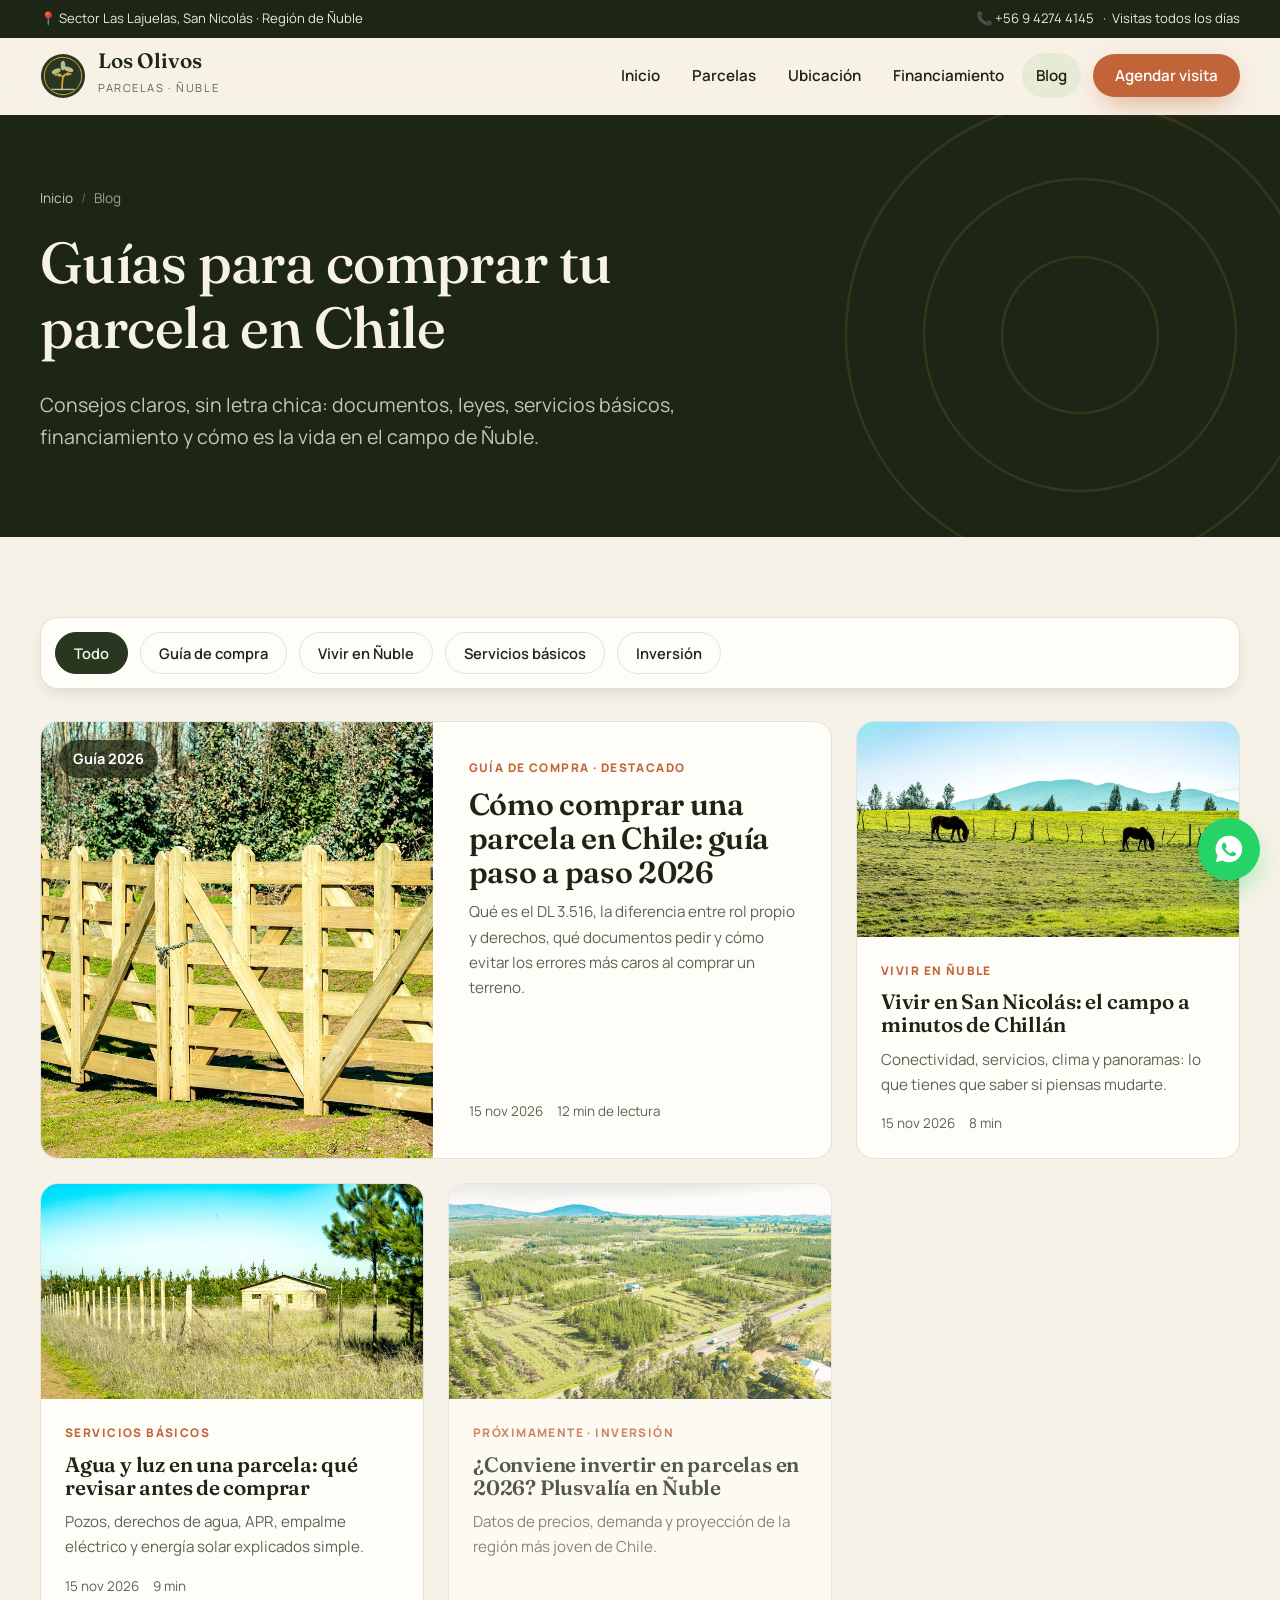
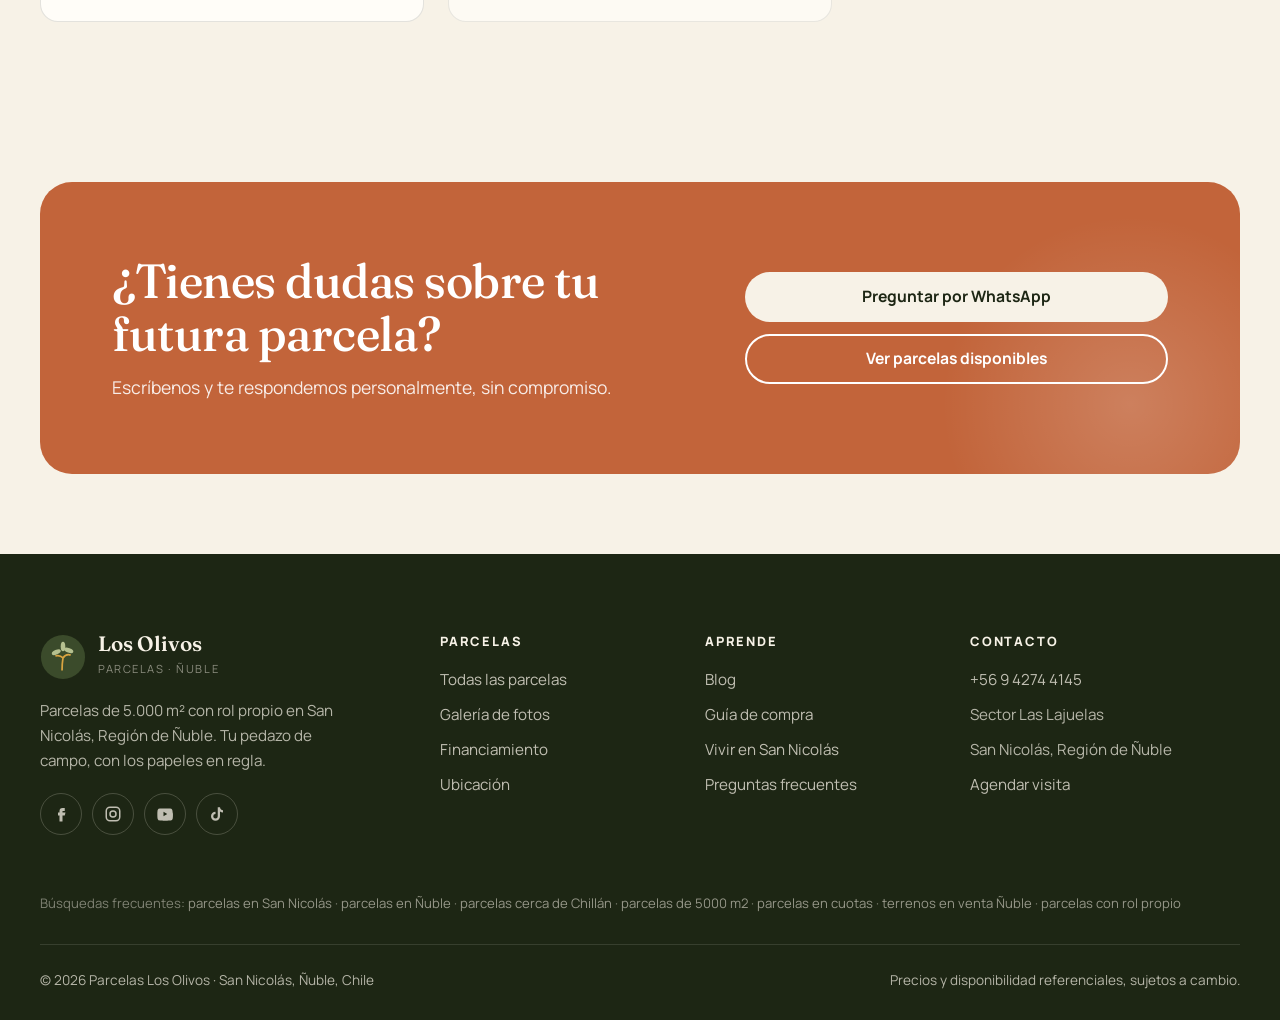
<file: blog/index.html>
<!doctype html>
<html lang="es-CL" class="no-js">
<head>
  <meta charset="utf-8">
  <meta name="viewport" content="width=device-width, initial-scale=1">
  <meta name="theme-color" content="#1d2614">
<title>Blog de parcelas en Chile: guías, consejos y vida en Ñuble | Los Olivos</title>
  <meta name="description" content="Guías prácticas para comprar una parcela en Chile: rol propio, DL 3.516, agua, luz, financiamiento y cómo es vivir en San Nicolás y la Región de Ñuble.">
  <link rel="canonical" href="https://www.parcelaslosolivos.cl/blog/">
  <meta name="robots" content="index, follow, max-image-preview:large">
  <meta property="og:type" content="website">
  <meta property="og:title" content="Blog Parcelas Los Olivos — Guías para comprar tu parcela">
  <meta property="og:image" content="https://www.parcelaslosolivos.cl/img/og-blog.jpg">
  <link rel="alternate" type="application/rss+xml" title="Blog Parcelas Los Olivos" href="https://www.parcelaslosolivos.cl/blog/feed.xml">
  <script type="application/ld+json">
  {
    "@context": "https://schema.org",
    "@type": "Blog",
    "name": "Blog Parcelas Los Olivos",
    "url": "https://www.parcelaslosolivos.cl/blog/",
    "inLanguage": "es-CL",
    "publisher": { "@type": "Organization", "name": "Parcelas Los Olivos", "url": "https://www.parcelaslosolivos.cl/" },
    "blogPost": [
      { "@type": "BlogPosting", "headline": "Cómo comprar una parcela en Chile: guía paso a paso 2026", "url": "https://www.parcelaslosolivos.cl/blog/como-comprar-parcela-en-chile", "datePublished": "2026-11-15" },
      { "@type": "BlogPosting", "headline": "Vivir en San Nicolás, Ñuble: el campo a minutos de Chillán", "url": "https://www.parcelaslosolivos.cl/blog/vivir-en-san-nicolas-nuble", "datePublished": "2026-11-15" },
      { "@type": "BlogPosting", "headline": "Agua y luz en una parcela: qué revisar antes de comprar", "url": "https://www.parcelaslosolivos.cl/blog/agua-y-luz-en-parcelas", "datePublished": "2026-11-15" }
    ]
  }
  </script>
  <link rel="icon" href="../favicon.svg" type="image/svg+xml">
  <link rel="preconnect" href="https://fonts.googleapis.com">
  <link rel="preconnect" href="https://fonts.gstatic.com" crossorigin>
  <link href="https://fonts.googleapis.com/css2?family=Fraunces:ital,opsz,wght@0,9..144,400;0,9..144,500;0,9..144,600;1,9..144,400&family=Manrope:wght@400;500;600;700;800&display=swap" rel="stylesheet">
  <link rel="stylesheet" href="../css/styles.css">
</head>
<body>
<a class="skip" href="#contenido">Saltar al contenido</a>
<div class="topbar">
  <div class="container">
    <span>📍 Sector Las Lajuelas, San Nicolás · Región de Ñuble</span>
    <span class="hide-sm"><a href="tel:+56942744145">📞 +56 9 4274 4145</a> &nbsp;·&nbsp; Visitas todos los días</span>
  </div>
</div>

<header class="header">
  <div class="container">
    <a class="brand" href="../index.html" aria-label="Parcelas Los Olivos, inicio">
      <svg viewBox="0 0 48 48" aria-hidden="true"><circle cx="24" cy="24" r="23" fill="#2a3720"/><circle cx="24" cy="24" r="19.5" fill="none" stroke="#d9a441" stroke-width="1"/><path d="M23 38c0-6 .5-10 1-13m0 0c-2-2-5-3-8-2m8 2c2-3 5-4 8-3" stroke="#d9a441" stroke-width="1.8" fill="none" stroke-linecap="round"/><ellipse cx="17" cy="19" rx="5" ry="2.4" fill="#b5c08f" transform="rotate(-25 17 19)"/><ellipse cx="30" cy="17" rx="5" ry="2.4" fill="#b5c08f" transform="rotate(20 30 17)"/><ellipse cx="24" cy="13" rx="2.4" ry="5" fill="#b5c08f"/><circle cx="20" cy="23" r="1.8" fill="#d9a441"/><circle cx="29" cy="22" r="1.8" fill="#d9a441"/><path d="M12 38h24" stroke="#b5c08f" stroke-width="1.5"/></svg>
      <span><b>Los Olivos</b><small>Parcelas · Ñuble</small></span>
    </a>
    <button class="menu-toggle" aria-label="Abrir menú" aria-expanded="false" aria-controls="nav">
      <svg viewBox="0 0 24 24" fill="none" stroke="currentColor" stroke-width="2" stroke-linecap="round"><path d="M4 7h16M4 12h16M4 17h16"/></svg>
    </button>
    <nav class="nav" id="nav" aria-label="Principal">
      <a href="../index.html">Inicio</a>
      <a href="../parcelas.html">Parcelas</a>
      <a href="../index.html#ubicacion">Ubicación</a>
      <a href="../index.html#financiamiento">Financiamiento</a>
      <a href="index.html" aria-current="page">Blog</a>
      <a href="../index.html#contacto" class="btn btn--primary">Agendar visita</a>
    </nav>
  </div>
</header>
<main id="contenido">
<section class="page-hero">
    <svg class="page-hero__pattern" viewBox="0 0 200 200" fill="none" stroke="currentColor"><circle cx="100" cy="100" r="90"/><circle cx="100" cy="100" r="60"/><circle cx="100" cy="100" r="30"/></svg>
    <div class="container">
      <nav class="breadcrumbs" aria-label="Ruta"><ol><li><a href="../index.html">Inicio</a></li><li aria-current="page">Blog</li></ol></nav>
      <h1>Guías para comprar tu parcela en Chile</h1>
      <p class="lead">Consejos claros, sin letra chica: documentos, leyes, servicios básicos, financiamiento y cómo es la vida en el campo de Ñuble.</p>
    </div>
  </section>

  <section class="section section--tight">
    <div class="container">
      <div class="filters" aria-label="Categorías">
        <span class="chip is-active">Todo</span><span class="chip">Guía de compra</span><span class="chip">Vivir en Ñuble</span><span class="chip">Servicios básicos</span><span class="chip">Inversión</span>
      </div>
      <div class="grid grid-3">
        <a class="post-card post-card--feature reveal" href="como-comprar-parcela-en-chile.html">
          <div class="post-card__img" data-art="21" data-trees="no" data-label="Guía 2026"></div>
          <div class="post-card__body"><span class="post-card__cat">Guía de compra · Destacado</span><h3>Cómo comprar una parcela en Chile: guía paso a paso 2026</h3><p>Qué es el DL 3.516, la diferencia entre rol propio y derechos, qué documentos pedir y cómo evitar los errores más caros al comprar un terreno.</p><div class="post-card__meta"><span>15 nov 2026</span><span>12 min de lectura</span></div></div>
        </a>
        <a class="post-card reveal" href="vivir-en-san-nicolas-nuble.html"><div class="post-card__img" data-art="14"></div><div class="post-card__body"><span class="post-card__cat">Vivir en Ñuble</span><h3>Vivir en San Nicolás: el campo a minutos de Chillán</h3><p>Conectividad, servicios, clima y panoramas: lo que tienes que saber si piensas mudarte.</p><div class="post-card__meta"><span>15 nov 2026</span><span>8 min</span></div></div></a>
        <a class="post-card reveal reveal-d1" href="agua-y-luz-en-parcelas.html"><div class="post-card__img" data-art="7"></div><div class="post-card__body"><span class="post-card__cat">Servicios básicos</span><h3>Agua y luz en una parcela: qué revisar antes de comprar</h3><p>Pozos, derechos de agua, APR, empalme eléctrico y energía solar explicados simple.</p><div class="post-card__meta"><span>15 nov 2026</span><span>9 min</span></div></div></a>
        <article class="post-card reveal reveal-d2" style="opacity:.75"><div class="post-card__img" data-art="18"></div><div class="post-card__body"><span class="post-card__cat">Próximamente · Inversión</span><h3>¿Conviene invertir en parcelas en 2026? Plusvalía en Ñuble</h3><p>Datos de precios, demanda y proyección de la región más joven de Chile.</p></div></article>
      </div>
    </div>
  </section>

  <section class="section section--tight">
    <div class="container">
      <div class="cta">
        <div><h2>¿Tienes dudas sobre tu futura parcela?</h2><p>Escríbenos y te respondemos personalmente, sin compromiso.</p></div>
        <div class="cta__actions"><a class="btn btn--light" data-wa="Hola! Leí el blog de Los Olivos y tengo una consulta sobre las parcelas.">Preguntar por WhatsApp</a><a class="btn btn--ghost" href="../parcelas.html">Ver parcelas disponibles</a></div>
      </div>
    </div>
  </section>
</main>
<footer class="footer">
  <div class="container">
    <div class="footer-grid">
      <div>
        <a class="brand" href="../index.html"><svg viewBox="0 0 48 48" aria-hidden="true"><circle cx="24" cy="24" r="23" fill="#3b4b2b"/><path d="M23 38c0-6 .5-10 1-13m0 0c-2-2-5-3-8-2m8 2c2-3 5-4 8-3" stroke="#d9a441" stroke-width="1.8" fill="none"/><ellipse cx="17" cy="19" rx="5" ry="2.4" fill="#b5c08f" transform="rotate(-25 17 19)"/><ellipse cx="30" cy="17" rx="5" ry="2.4" fill="#b5c08f" transform="rotate(20 30 17)"/><ellipse cx="24" cy="13" rx="2.4" ry="5" fill="#b5c08f"/></svg><span><b>Los Olivos</b><small>Parcelas · Ñuble</small></span></a>
        <p style="margin-top:18px;max-width:34ch">Parcelas de 5.000 m² con rol propio en San Nicolás, Región de Ñuble. Tu pedazo de campo, con los papeles en regla.</p>
        <div class="socials">
          <a href="https://www.facebook.com/profile.php?id=61596633750060" target="_blank" rel="noopener" aria-label="Facebook"><svg viewBox="0 0 24 24" fill="currentColor"><path d="M14 8h3V4h-3a4 4 0 0 0-4 4v2H8v4h2v8h4v-8h3l1-4h-4V8z"/></svg></a>
          <a href="#" aria-label="Instagram"><svg viewBox="0 0 24 24" fill="none" stroke="currentColor" stroke-width="2"><rect x="3" y="3" width="18" height="18" rx="5"/><circle cx="12" cy="12" r="4"/></svg></a>
          <a href="#" aria-label="YouTube"><svg viewBox="0 0 24 24" fill="currentColor"><path d="M22 8s-.2-1.6-.9-2.3c-.8-.9-1.8-.9-2.2-1C15.8 4.5 12 4.5 12 4.5s-3.8 0-6.9.2c-.4.1-1.4.1-2.2 1C2.2 6.4 2 8 2 8s-.2 1.9-.2 3.8v1.8c0 1.9.2 3.8.2 3.8s.2 1.6.9 2.3c.8.9 1.9.9 2.4 1 1.7.2 7.1.2 7.1.2s3.8 0 6.9-.2c.4-.1 1.4-.1 2.2-1 .7-.7.9-2.3.9-2.3s.2-1.9.2-3.8v-1.8C22.2 9.9 22 8 22 8zM10 15V9l5 3z"/></svg></a>
          <a href="#" aria-label="TikTok"><svg viewBox="0 0 24 24" fill="currentColor"><path d="M16 3c.3 2.2 1.7 3.7 4 4v3a7 7 0 0 1-4-1.3V15a6 6 0 1 1-6-6v3a3 3 0 1 0 3 3V3z"/></svg></a>
        </div>
      </div>
      <div><h4>Parcelas</h4><ul><li><a href="../parcelas.html">Todas las parcelas</a></li><li><a href="../index.html#galeria">Galería de fotos</a></li><li><a href="../index.html#financiamiento">Financiamiento</a></li><li><a href="../index.html#ubicacion">Ubicación</a></li></ul></div>
      <div><h4>Aprende</h4><ul><li><a href="index.html">Blog</a></li><li><a href="como-comprar-parcela-en-chile.html">Guía de compra</a></li><li><a href="vivir-en-san-nicolas-nuble.html">Vivir en San Nicolás</a></li><li><a href="../index.html#preguntas">Preguntas frecuentes</a></li></ul></div>
      <div><h4>Contacto</h4><ul><li><a href="tel:+56942744145">+56 9 4274 4145</a></li><li>Sector Las Lajuelas</li><li>San Nicolás, Región de Ñuble</li><li><a href="../index.html#contacto">Agendar visita</a></li></ul></div>
    </div>
    <p class="seo-links">Búsquedas frecuentes: <a href="../parcelas.html">parcelas en San Nicolás</a> · <a href="../parcelas.html">parcelas en Ñuble</a> · <a href="../parcelas.html">parcelas cerca de Chillán</a> · <a href="../parcelas.html">parcelas de 5000 m2</a> · <a href="../index.html#financiamiento">parcelas en cuotas</a> · <a href="../parcelas.html">terrenos en venta Ñuble</a> · <a href="como-comprar-parcela-en-chile.html">parcelas con rol propio</a></p>
    <div class="footer-bottom"><span>© <span data-year>2026</span> Parcelas Los Olivos · San Nicolás, Ñuble, Chile</span><span>Precios y disponibilidad referenciales, sujetos a cambio.</span></div>
  </div>
</footer>

<div class="wa-float"><span class="bubble">¿Te ayudo a elegir tu parcela? 👋</span><a data-wa aria-label="Escribir por WhatsApp"><svg viewBox="0 0 24 24" fill="currentColor"><path d="M12 2a10 10 0 0 0-8.6 15.1L2 22l5-1.3A10 10 0 1 0 12 2zm5.3 14.2c-.2.6-1.3 1.2-1.8 1.2s-1 .3-3.4-.7a11.6 11.6 0 0 1-4.5-4c-.6-.8-1-1.8-1-2.8a3 3 0 0 1 1-2.2c.2-.3.5-.3.7-.3h.5c.2 0 .4 0 .6.5l.8 2c.1.2.1.4 0 .5l-.4.6-.4.4c-.1.2-.3.3-.1.6.6 1 1.3 1.8 2.2 2.4.6.4 1.2.7 1.4.8.3.1.4 0 .6-.1l.8-1c.2-.3.4-.2.6-.1l1.9.9c.3.1.4.2.5.3 0 .4 0 .9-.2 1.5z"/></svg></a></div>


<script src="../js/main.js"></script>

</body>
</html>
</file>
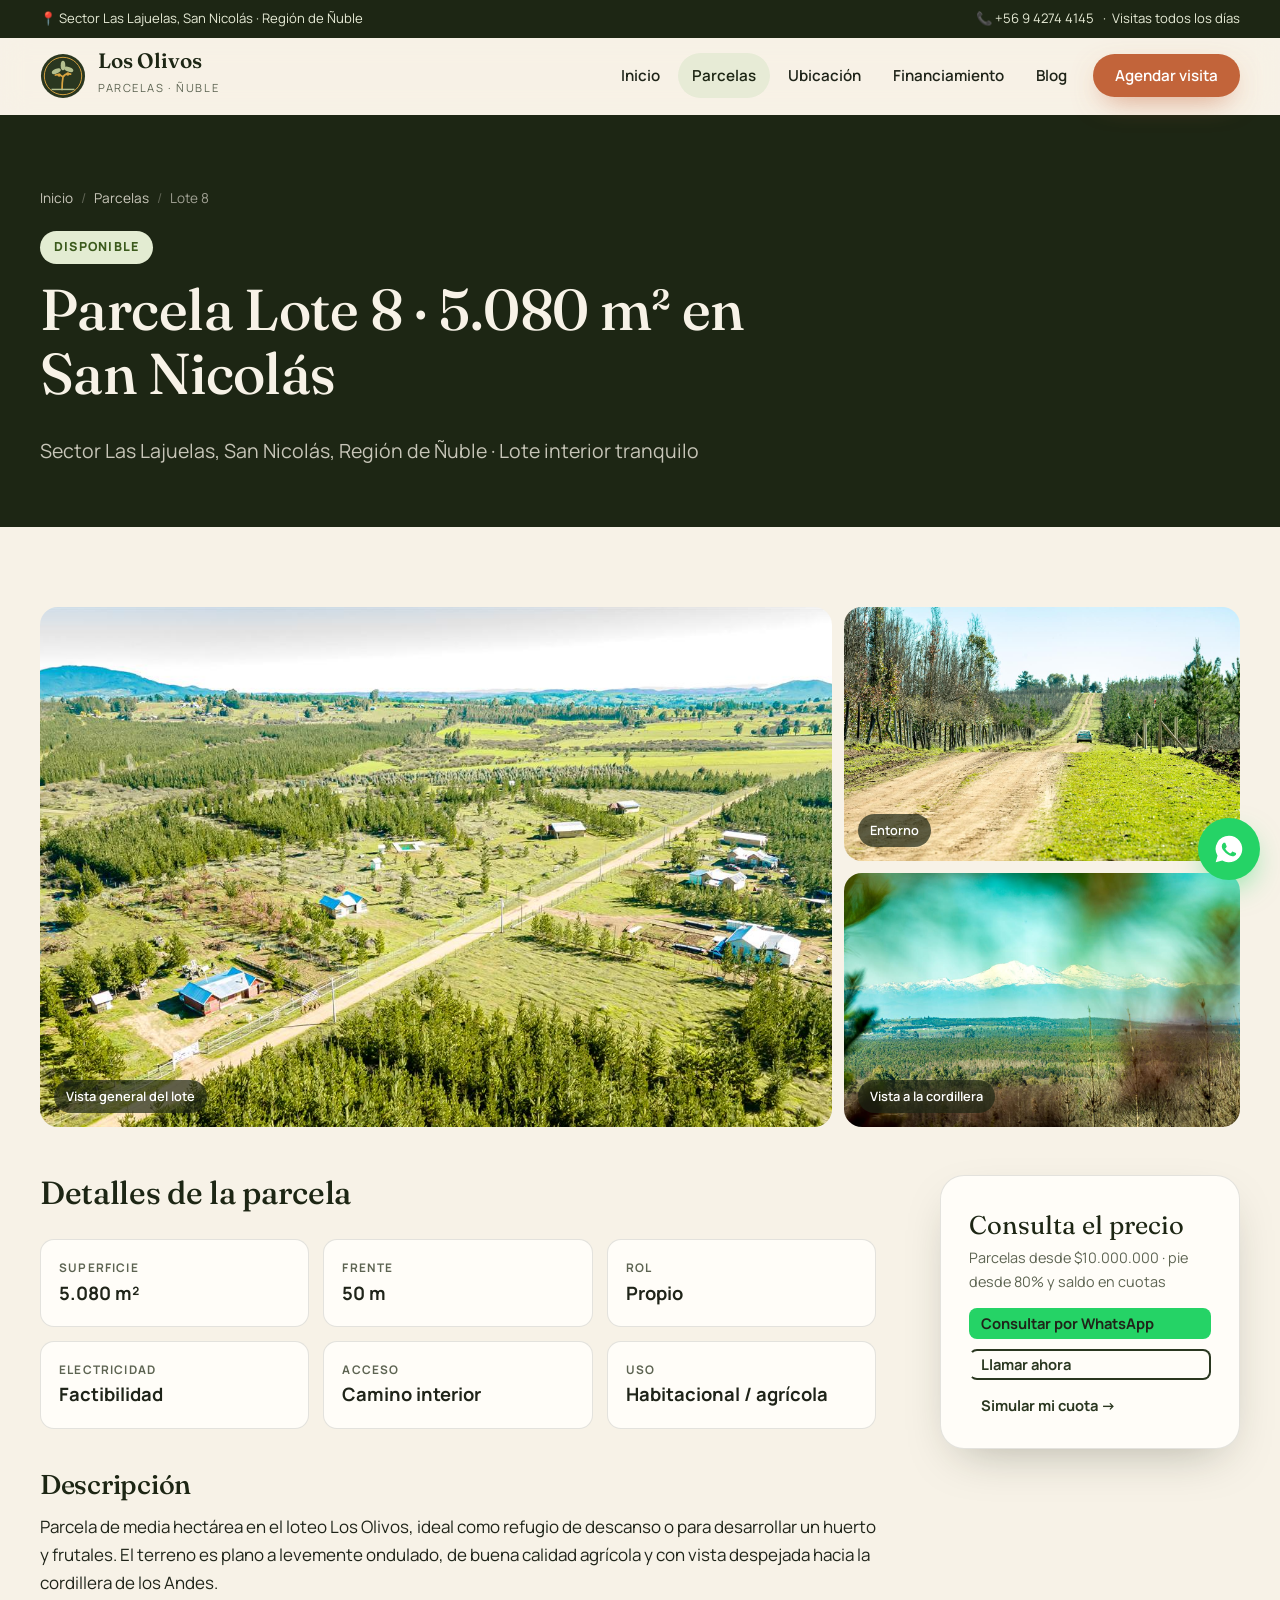
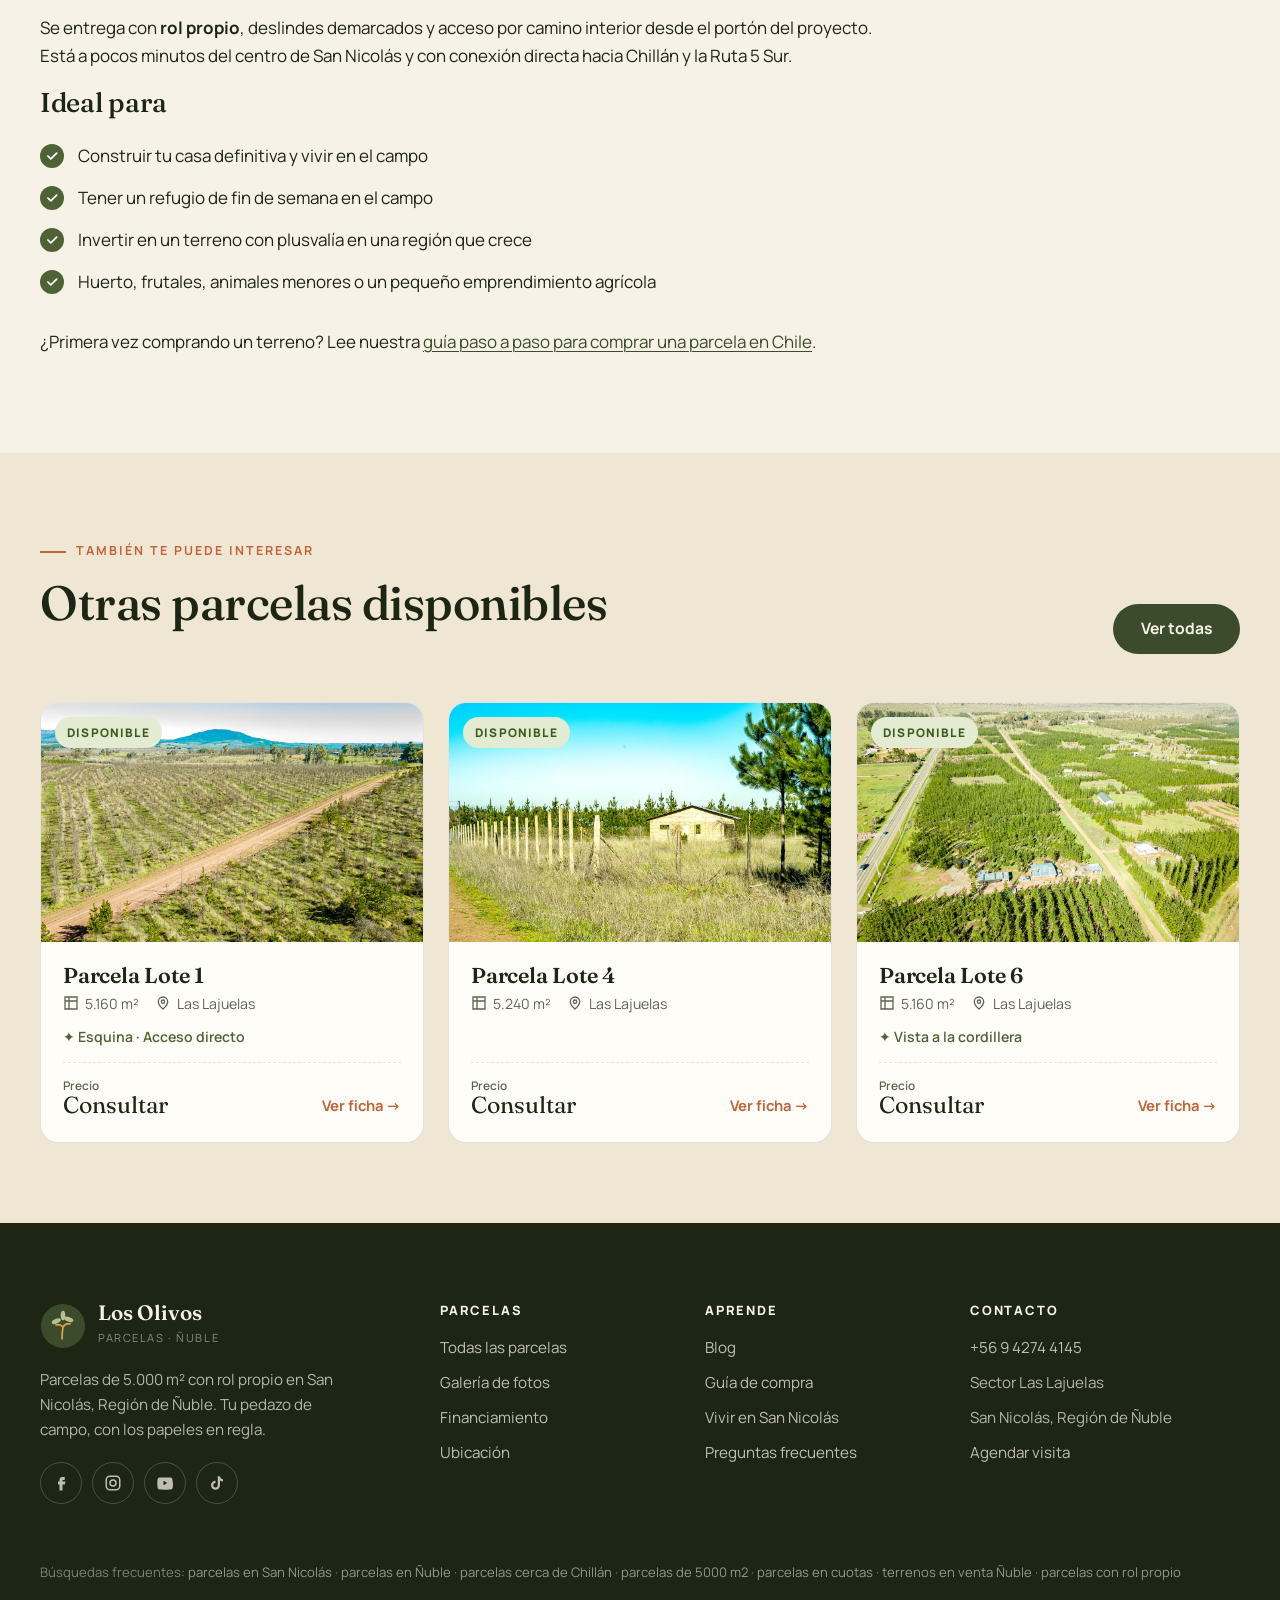
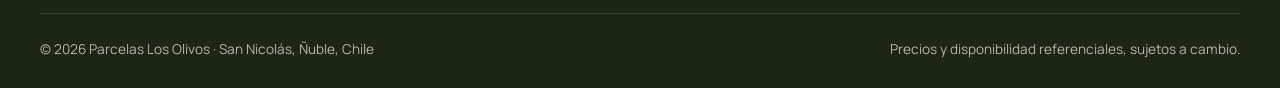
<file: parcela.html>
<!doctype html>
<html lang="es-CL" class="no-js">
<head>
  <meta charset="utf-8">
  <meta name="viewport" content="width=device-width, initial-scale=1">
  <meta name="theme-color" content="#1d2614">
<title>Parcela de 5.000 m² en San Nicolás, Ñuble | Los Olivos</title>
  <meta name="description" content="Ficha de parcela de 5.000 m² con rol propio en el sector Las Lajuelas, San Nicolás, Región de Ñuble. Superficie, deslindes y financiamiento directo. Parcelas desde $10.000.000.">
  <link rel="canonical" href="https://www.parcelaslosolivos.cl/parcelas/lote-8">
  <meta name="robots" content="index, follow, max-image-preview:large">
  <meta property="og:type" content="product">
  <meta property="og:title" content="Parcela de 5.000 m² en San Nicolás, Ñuble — Los Olivos">
  <meta property="og:image" content="https://www.parcelaslosolivos.cl/img/og-parcelas-los-olivos.jpg">
  <!-- En producción: una URL estática por lote (/parcelas/lote-8) con su propio Product + Offer -->
  <script type="application/ld+json">
  {
    "@context": "https://schema.org",
    "@graph": [
      { "@type": "BreadcrumbList", "itemListElement": [
        { "@type": "ListItem", "position": 1, "name": "Inicio", "item": "https://www.parcelaslosolivos.cl/" },
        { "@type": "ListItem", "position": 2, "name": "Parcelas", "item": "https://www.parcelaslosolivos.cl/parcelas" },
        { "@type": "ListItem", "position": 3, "name": "Lote 8", "item": "https://www.parcelaslosolivos.cl/parcelas/lote-8" } ] },
      { "@type": "Product", "name": "Parcela Lote 8 — 5.000 m² en San Nicolás, Ñuble", "sku": "LO-08",
        "description": "Parcela rústica de 5.000 m² con rol propio en el loteo Los Olivos, sector Las Lajuelas, San Nicolás." }
    ]
  }
  </script>
  <link rel="icon" href="favicon.svg" type="image/svg+xml">
  <link rel="preconnect" href="https://fonts.googleapis.com">
  <link rel="preconnect" href="https://fonts.gstatic.com" crossorigin>
  <link href="https://fonts.googleapis.com/css2?family=Fraunces:ital,opsz,wght@0,9..144,400;0,9..144,500;0,9..144,600;1,9..144,400&family=Manrope:wght@400;500;600;700;800&display=swap" rel="stylesheet">
  <link rel="stylesheet" href="css/styles.css">
</head>
<body>
<a class="skip" href="#contenido">Saltar al contenido</a>
<div class="topbar">
  <div class="container">
    <span>📍 Sector Las Lajuelas, San Nicolás · Región de Ñuble</span>
    <span class="hide-sm"><a href="tel:+56942744145">📞 +56 9 4274 4145</a> &nbsp;·&nbsp; Visitas todos los días</span>
  </div>
</div>

<header class="header">
  <div class="container">
    <a class="brand" href="index.html" aria-label="Parcelas Los Olivos, inicio">
      <svg viewBox="0 0 48 48" aria-hidden="true"><circle cx="24" cy="24" r="23" fill="#2a3720"/><circle cx="24" cy="24" r="19.5" fill="none" stroke="#d9a441" stroke-width="1"/><path d="M23 38c0-6 .5-10 1-13m0 0c-2-2-5-3-8-2m8 2c2-3 5-4 8-3" stroke="#d9a441" stroke-width="1.8" fill="none" stroke-linecap="round"/><ellipse cx="17" cy="19" rx="5" ry="2.4" fill="#b5c08f" transform="rotate(-25 17 19)"/><ellipse cx="30" cy="17" rx="5" ry="2.4" fill="#b5c08f" transform="rotate(20 30 17)"/><ellipse cx="24" cy="13" rx="2.4" ry="5" fill="#b5c08f"/><circle cx="20" cy="23" r="1.8" fill="#d9a441"/><circle cx="29" cy="22" r="1.8" fill="#d9a441"/><path d="M12 38h24" stroke="#b5c08f" stroke-width="1.5"/></svg>
      <span><b>Los Olivos</b><small>Parcelas · Ñuble</small></span>
    </a>
    <button class="menu-toggle" aria-label="Abrir menú" aria-expanded="false" aria-controls="nav">
      <svg viewBox="0 0 24 24" fill="none" stroke="currentColor" stroke-width="2" stroke-linecap="round"><path d="M4 7h16M4 12h16M4 17h16"/></svg>
    </button>
    <nav class="nav" id="nav" aria-label="Principal">
      <a href="index.html">Inicio</a>
      <a href="parcelas.html" aria-current="page">Parcelas</a>
      <a href="index.html#ubicacion">Ubicación</a>
      <a href="index.html#financiamiento">Financiamiento</a>
      <a href="blog/index.html">Blog</a>
      <a href="index.html#contacto" class="btn btn--primary">Agendar visita</a>
    </nav>
  </div>
</header>
<main id="contenido">
<div data-ficha>
  <section class="page-hero" style="padding-bottom:40px">
    <div class="container">
      <nav class="breadcrumbs" aria-label="Ruta"><ol><li><a href="index.html">Inicio</a></li><li><a href="parcelas.html">Parcelas</a></li><li aria-current="page">Lote <span data-f="n">8</span></li></ol></nav>
      <span class="status status--disponible" data-f-status style="display:inline-block;padding:6px 14px;border-radius:999px;font-size:.78rem;font-weight:800;letter-spacing:.1em;text-transform:uppercase;margin-bottom:14px" data-f="estado">Disponible</span>
      <h1>Parcela Lote <span data-f="n">8</span> · <span data-f="m2">5.000 m²</span> en San Nicolás</h1>
      <p class="lead">Sector Las Lajuelas, San Nicolás, Región de Ñuble · <span data-f="features">Lote interior tranquilo</span></p>
    </div>
  </section>

  <section class="section section--tight">
    <div class="container">
      <div class="gallery">
        <div data-art="11" data-plot><span class="tag">Vista general del lote</span></div>
        <div data-art="6"><span class="tag">Entorno</span></div>
        <div data-art="16" data-trees="no"><span class="tag">Vista a la cordillera</span></div>
      </div>

      <div class="article-layout">
        <div>
          <h2 style="font-size:2rem">Detalles de la parcela</h2>
          <div class="specs">
            <div><small>Superficie</small><b data-f="m2">5.000 m²</b></div>
            <div><small>Frente</small><b data-f="frente">50 m</b></div>
            <div><small>Rol</small><b>Propio</b></div>
            <div><small>Electricidad</small><b>Factibilidad</b></div>
            <div><small>Acceso</small><b>Camino interior</b></div>
            <div><small>Uso</small><b>Habitacional / agrícola</b></div>
          </div>
          <h2 style="font-size:1.7rem">Descripción</h2>
          <p>Parcela de media hectárea en el loteo Los Olivos, ideal como refugio de descanso o para desarrollar un huerto y frutales. El terreno es plano a levemente ondulado, de buena calidad agrícola y con vista despejada hacia la cordillera de los Andes.</p>
          <p>Se entrega con <b>rol propio</b>, deslindes demarcados y acceso por camino interior desde el portón del proyecto. Está a pocos minutos del centro de San Nicolás y con conexión directa hacia Chillán y la Ruta 5 Sur.</p>
          <h2 style="font-size:1.7rem">Ideal para</h2>
          <ul class="checklist">
            <li><span>Construir tu casa definitiva y vivir en el campo</span></li>
            <li><span>Tener un refugio de fin de semana en el campo</span></li>
            <li><span>Invertir en un terreno con plusvalía en una región que crece</span></li>
            <li><span>Huerto, frutales, animales menores o un pequeño emprendimiento agrícola</span></li>
          </ul>
          <p style="margin-top:24px">¿Primera vez comprando un terreno? Lee nuestra <a href="blog/como-comprar-parcela-en-chile.html">guía paso a paso para comprar una parcela en Chile</a>.</p>
        </div>
        <aside class="toc">
          <div class="lot-panel" style="position:static">
            <p class="price" style="font-size:1.6rem">Consulta el precio</p>
            <p style="color:var(--muted);font-size:.9rem;margin-top:-4px">Parcelas desde $10.000.000 · pie desde 80% y saldo en cuotas</p>
            <a class="btn btn--wa btn--block" data-f-wa target="_blank" rel="noopener" href="#">Consultar por WhatsApp</a>
            <a class="btn btn--ghost btn--block" href="tel:+56942744145" style="color:var(--olive-800)">Llamar ahora</a>
            <a class="btn btn--ghost btn--block" href="index.html#financiamiento" style="color:var(--olive-800);border-color:transparent">Simular mi cuota →</a>
          </div>
        </aside>
      </div>
    </div>
  </section>

  <section class="section section--sand section--tight">
    <div class="container">
      <div class="section-head"><div><span class="eyebrow">También te puede interesar</span><h2>Otras parcelas disponibles</h2></div><a class="btn btn--olive" href="parcelas.html">Ver todas</a></div>
      <div class="grid grid-3" id="relacionados"></div>
    </div>
  </section>
  </div>
</main>
<footer class="footer">
  <div class="container">
    <div class="footer-grid">
      <div>
        <a class="brand" href="index.html"><svg viewBox="0 0 48 48" aria-hidden="true"><circle cx="24" cy="24" r="23" fill="#3b4b2b"/><path d="M23 38c0-6 .5-10 1-13m0 0c-2-2-5-3-8-2m8 2c2-3 5-4 8-3" stroke="#d9a441" stroke-width="1.8" fill="none"/><ellipse cx="17" cy="19" rx="5" ry="2.4" fill="#b5c08f" transform="rotate(-25 17 19)"/><ellipse cx="30" cy="17" rx="5" ry="2.4" fill="#b5c08f" transform="rotate(20 30 17)"/><ellipse cx="24" cy="13" rx="2.4" ry="5" fill="#b5c08f"/></svg><span><b>Los Olivos</b><small>Parcelas · Ñuble</small></span></a>
        <p style="margin-top:18px;max-width:34ch">Parcelas de 5.000 m² con rol propio en San Nicolás, Región de Ñuble. Tu pedazo de campo, con los papeles en regla.</p>
        <div class="socials">
          <a href="https://www.facebook.com/profile.php?id=61596633750060" target="_blank" rel="noopener" aria-label="Facebook"><svg viewBox="0 0 24 24" fill="currentColor"><path d="M14 8h3V4h-3a4 4 0 0 0-4 4v2H8v4h2v8h4v-8h3l1-4h-4V8z"/></svg></a>
          <a href="#" aria-label="Instagram"><svg viewBox="0 0 24 24" fill="none" stroke="currentColor" stroke-width="2"><rect x="3" y="3" width="18" height="18" rx="5"/><circle cx="12" cy="12" r="4"/></svg></a>
          <a href="#" aria-label="YouTube"><svg viewBox="0 0 24 24" fill="currentColor"><path d="M22 8s-.2-1.6-.9-2.3c-.8-.9-1.8-.9-2.2-1C15.8 4.5 12 4.5 12 4.5s-3.8 0-6.9.2c-.4.1-1.4.1-2.2 1C2.2 6.4 2 8 2 8s-.2 1.9-.2 3.8v1.8c0 1.9.2 3.8.2 3.8s.2 1.6.9 2.3c.8.9 1.9.9 2.4 1 1.7.2 7.1.2 7.1.2s3.8 0 6.9-.2c.4-.1 1.4-.1 2.2-1 .7-.7.9-2.3.9-2.3s.2-1.9.2-3.8v-1.8C22.2 9.9 22 8 22 8zM10 15V9l5 3z"/></svg></a>
          <a href="#" aria-label="TikTok"><svg viewBox="0 0 24 24" fill="currentColor"><path d="M16 3c.3 2.2 1.7 3.7 4 4v3a7 7 0 0 1-4-1.3V15a6 6 0 1 1-6-6v3a3 3 0 1 0 3 3V3z"/></svg></a>
        </div>
      </div>
      <div><h4>Parcelas</h4><ul><li><a href="parcelas.html">Todas las parcelas</a></li><li><a href="index.html#galeria">Galería de fotos</a></li><li><a href="index.html#financiamiento">Financiamiento</a></li><li><a href="index.html#ubicacion">Ubicación</a></li></ul></div>
      <div><h4>Aprende</h4><ul><li><a href="blog/index.html">Blog</a></li><li><a href="blog/como-comprar-parcela-en-chile.html">Guía de compra</a></li><li><a href="blog/vivir-en-san-nicolas-nuble.html">Vivir en San Nicolás</a></li><li><a href="index.html#preguntas">Preguntas frecuentes</a></li></ul></div>
      <div><h4>Contacto</h4><ul><li><a href="tel:+56942744145">+56 9 4274 4145</a></li><li>Sector Las Lajuelas</li><li>San Nicolás, Región de Ñuble</li><li><a href="index.html#contacto">Agendar visita</a></li></ul></div>
    </div>
    <p class="seo-links">Búsquedas frecuentes: <a href="parcelas.html">parcelas en San Nicolás</a> · <a href="parcelas.html">parcelas en Ñuble</a> · <a href="parcelas.html">parcelas cerca de Chillán</a> · <a href="parcelas.html">parcelas de 5000 m2</a> · <a href="index.html#financiamiento">parcelas en cuotas</a> · <a href="parcelas.html">terrenos en venta Ñuble</a> · <a href="blog/como-comprar-parcela-en-chile.html">parcelas con rol propio</a></p>
    <div class="footer-bottom"><span>© <span data-year>2026</span> Parcelas Los Olivos · San Nicolás, Ñuble, Chile</span><span>Precios y disponibilidad referenciales, sujetos a cambio.</span></div>
  </div>
</footer>

<div class="wa-float"><span class="bubble">¿Te ayudo a elegir tu parcela? 👋</span><a data-wa aria-label="Escribir por WhatsApp"><svg viewBox="0 0 24 24" fill="currentColor"><path d="M12 2a10 10 0 0 0-8.6 15.1L2 22l5-1.3A10 10 0 1 0 12 2zm5.3 14.2c-.2.6-1.3 1.2-1.8 1.2s-1 .3-3.4-.7a11.6 11.6 0 0 1-4.5-4c-.6-.8-1-1.8-1-2.8a3 3 0 0 1 1-2.2c.2-.3.5-.3.7-.3h.5c.2 0 .4 0 .6.5l.8 2c.1.2.1.4 0 .5l-.4.6-.4.4c-.1.2-.3.3-.1.6.6 1 1.3 1.8 2.2 2.4.6.4 1.2.7 1.4.8.3.1.4 0 .6-.1l.8-1c.2-.3.4-.2.6-.1l1.9.9c.3.1.4.2.5.3 0 .4 0 .9-.2 1.5z"/></svg></a></div>


<script src="js/main.js"></script>
<script src="js/lotes.js"></script>
</body>
</html>
</file>
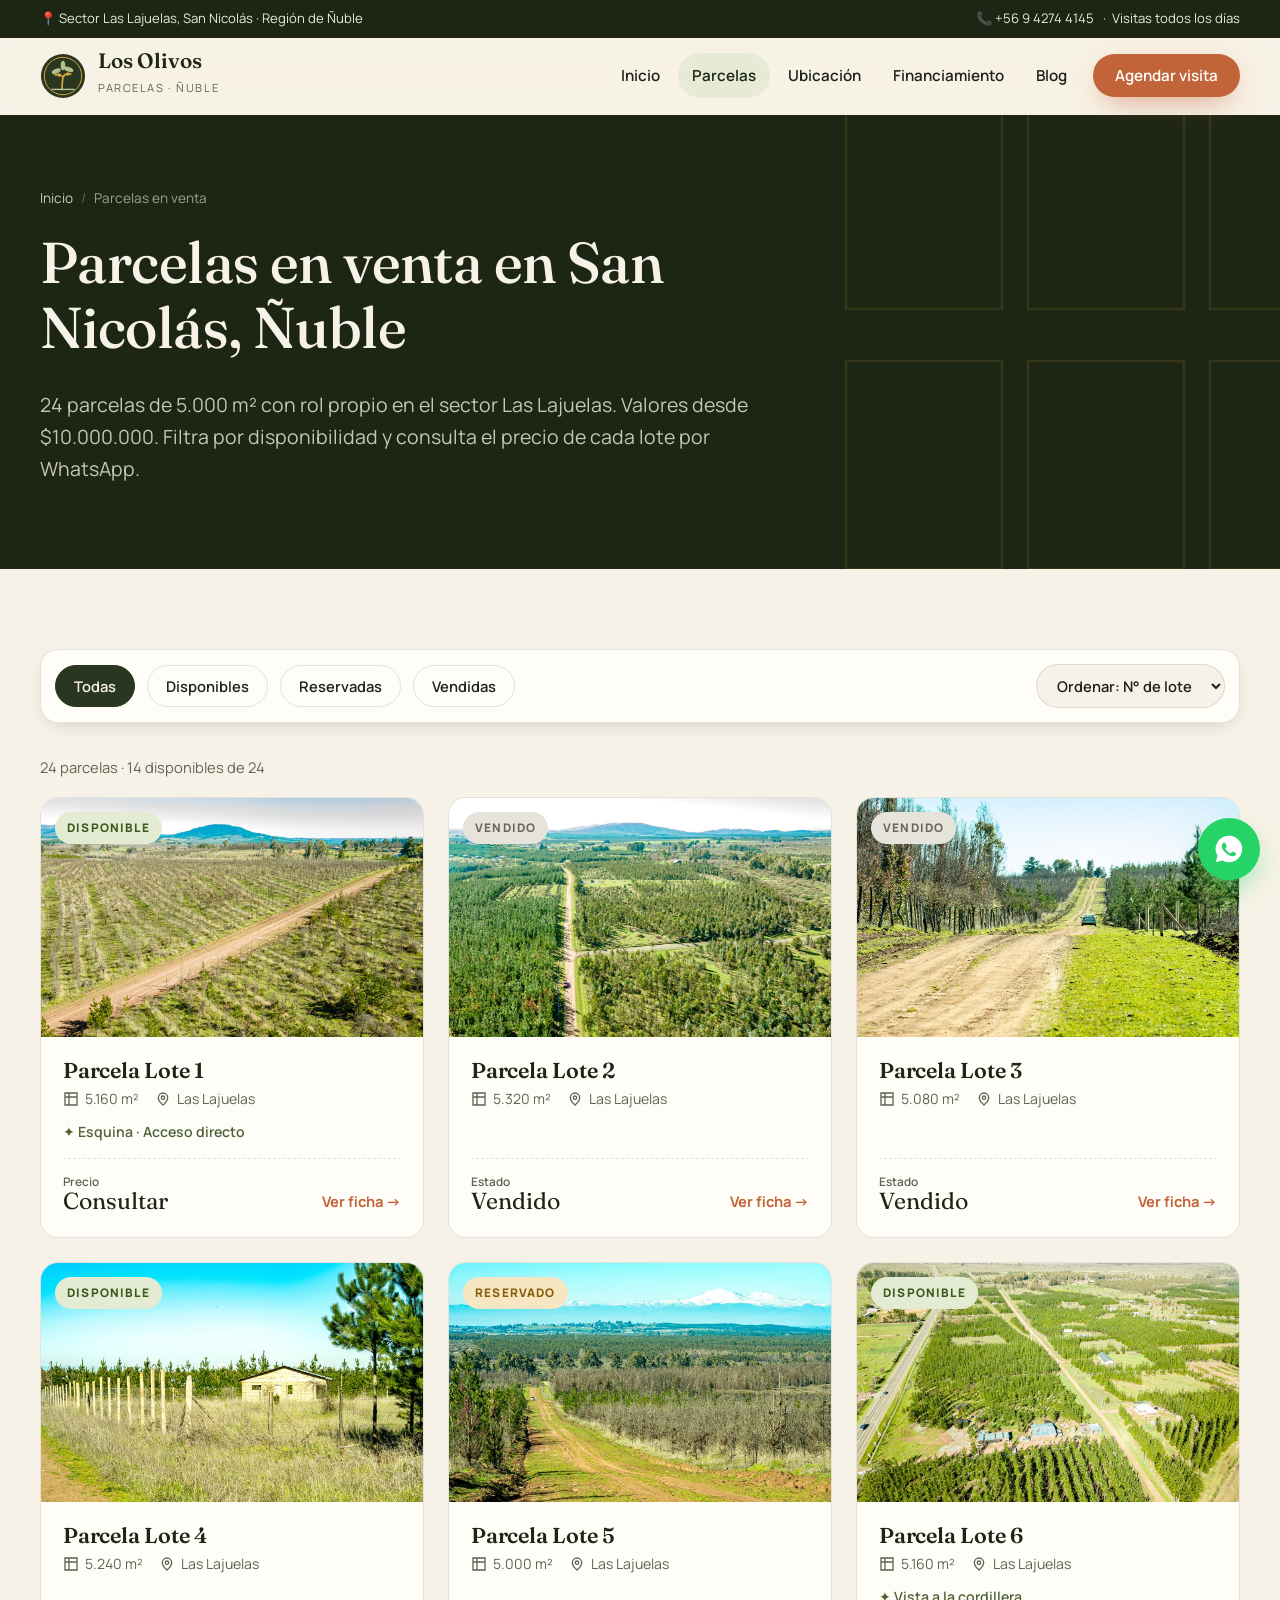
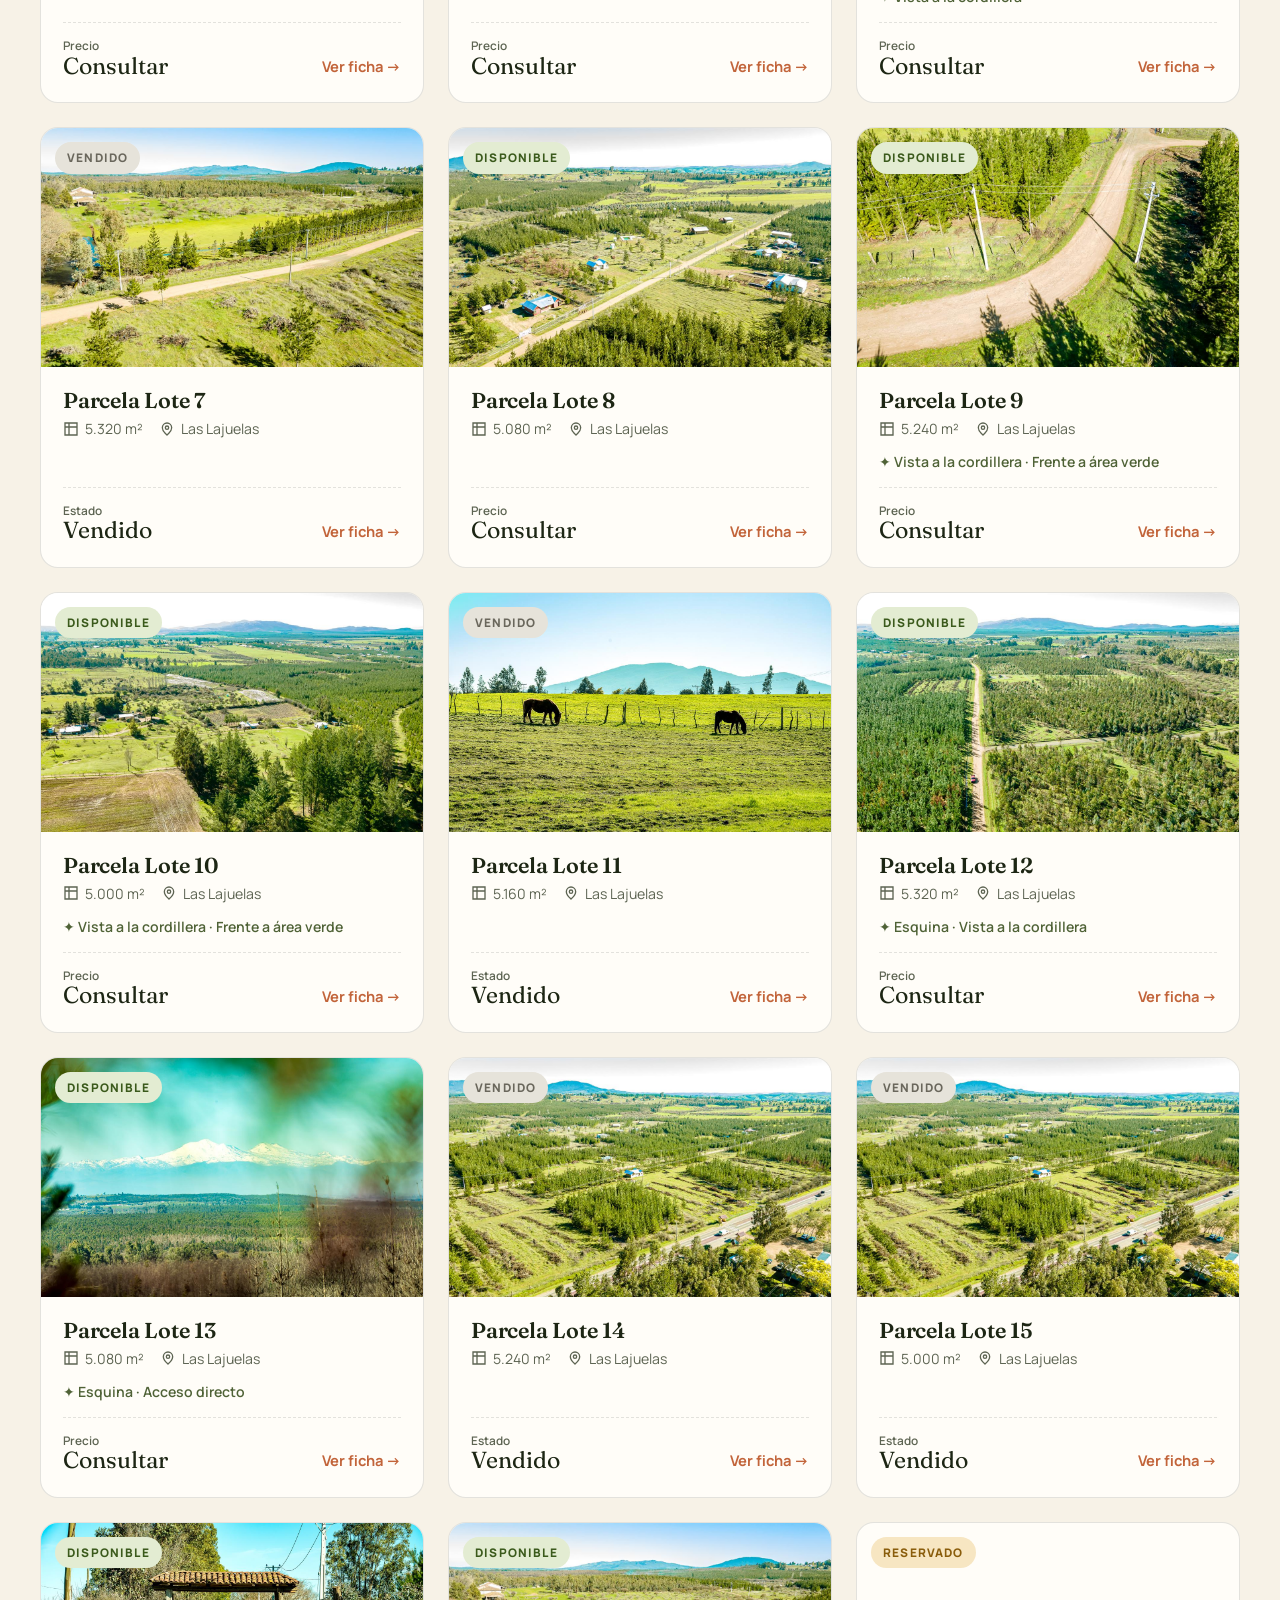
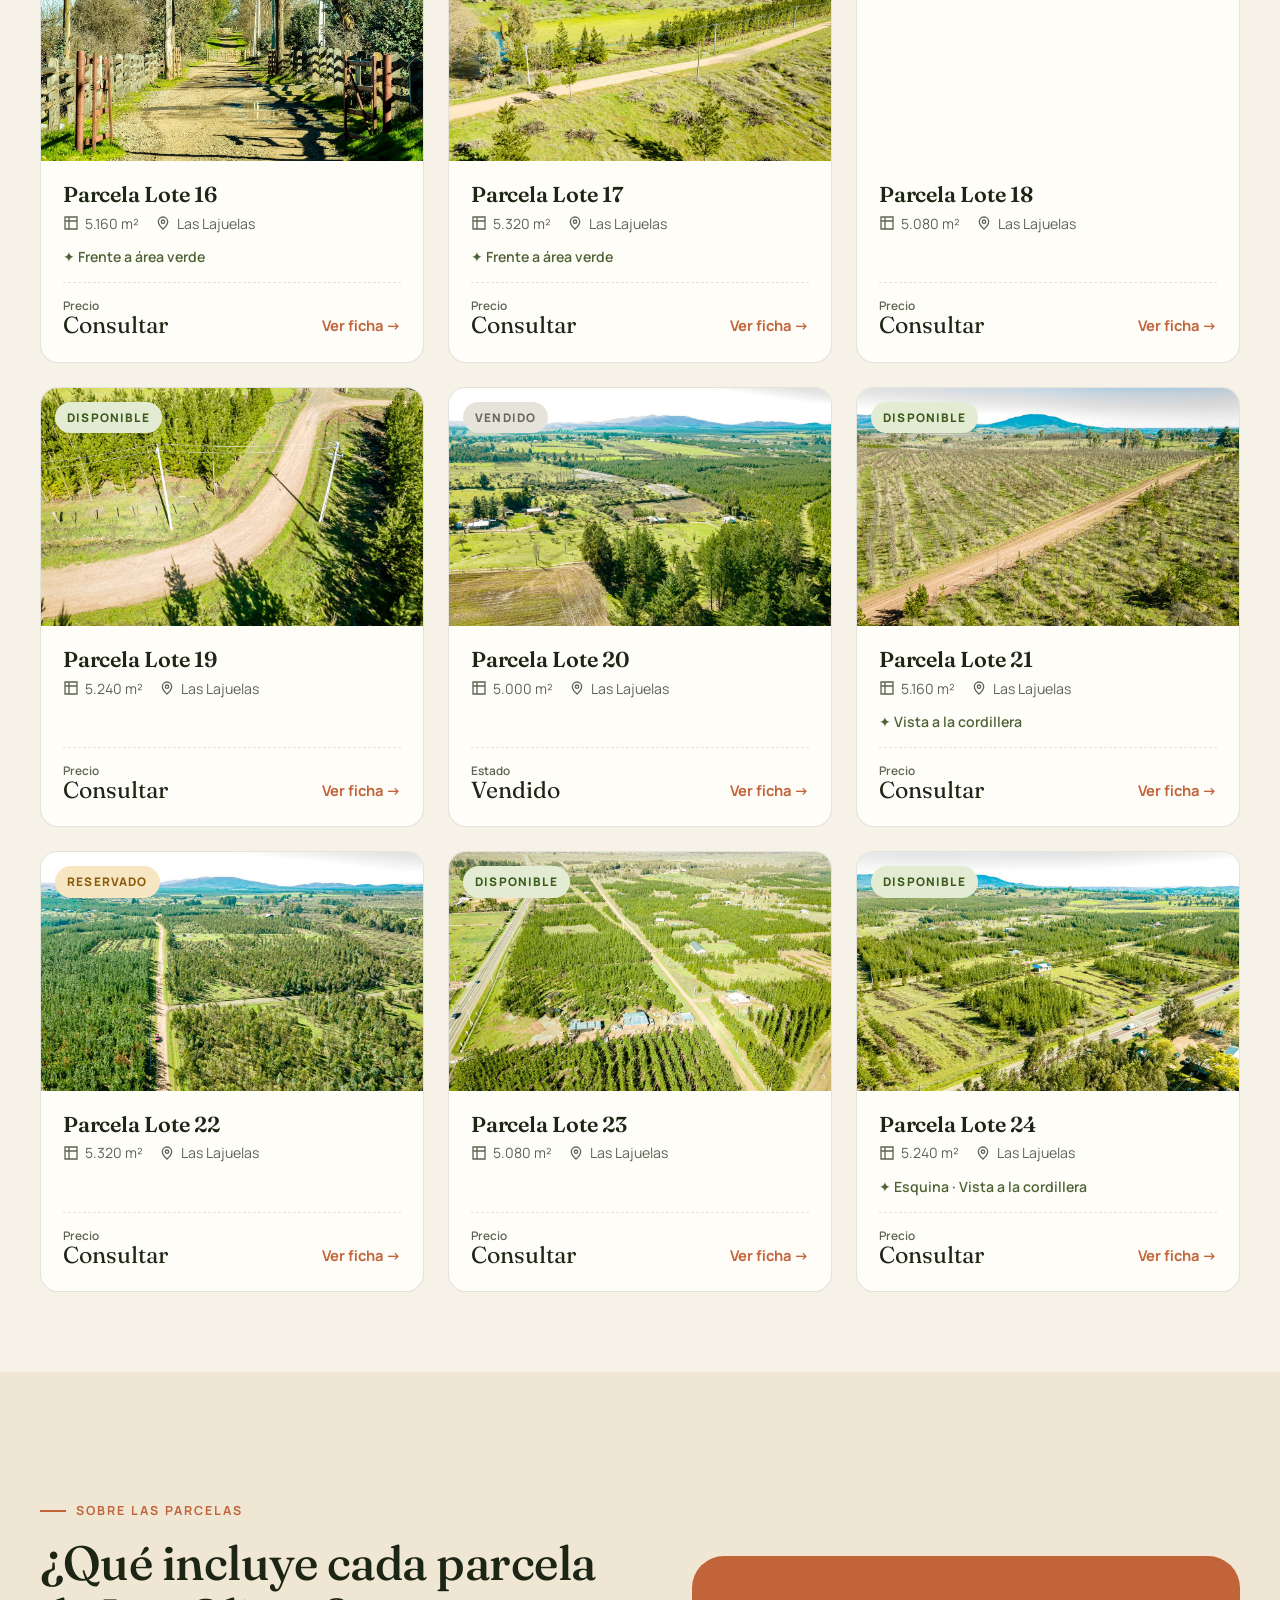
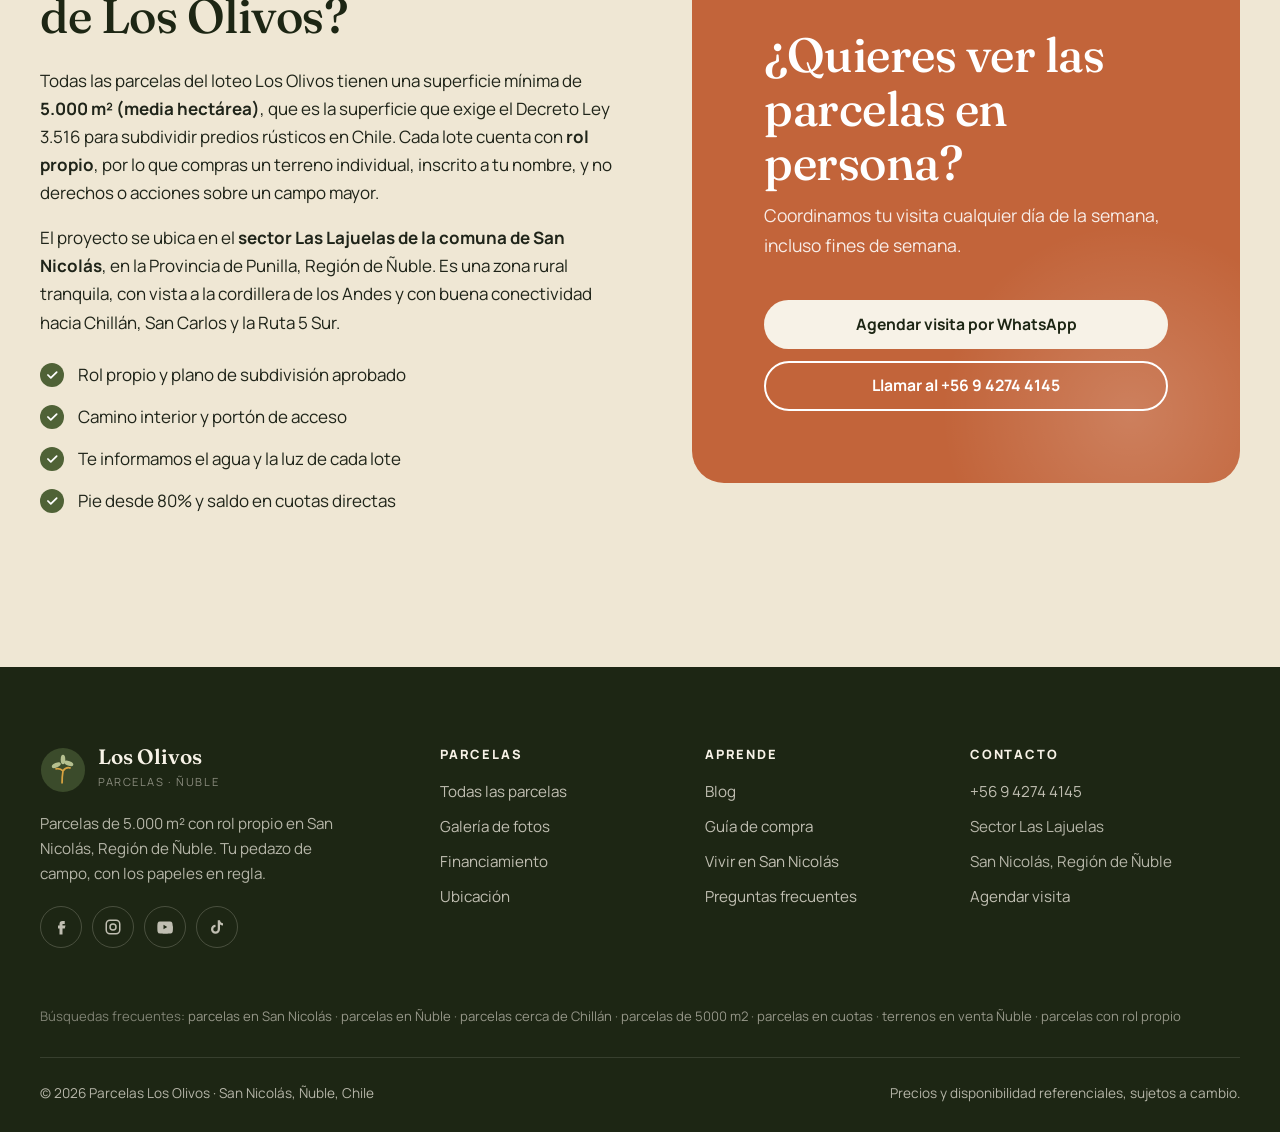
<file: parcelas.html>
<!doctype html>
<html lang="es-CL" class="no-js">
<head>
  <meta charset="utf-8">
  <meta name="viewport" content="width=device-width, initial-scale=1">
  <meta name="theme-color" content="#1d2614">
<title>Parcelas en venta en San Nicolás, Ñuble · 5.000 m² desde $10 MM | Los Olivos</title>
  <meta name="description" content="Revisa las 24 parcelas de 5.000 m² en venta en San Nicolás, Región de Ñuble: disponibilidad, superficies y financiamiento directo. Rol propio, vista a la cordillera y cerca de Chillán.">
  <link rel="canonical" href="https://www.parcelaslosolivos.cl/parcelas">
  <meta name="robots" content="index, follow, max-image-preview:large">
  <meta property="og:type" content="website">
  <meta property="og:locale" content="es_CL">
  <meta property="og:title" content="Parcelas en venta en San Nicolás, Ñuble — Los Olivos">
  <meta property="og:description" content="24 parcelas de 5.000 m² con rol propio. Desde $10 MM. Disponibilidad y financiamiento.">
  <meta property="og:url" content="https://www.parcelaslosolivos.cl/parcelas">
  <meta property="og:image" content="https://www.parcelaslosolivos.cl/img/og-parcelas-los-olivos.jpg">
  <script type="application/ld+json">
  {
    "@context": "https://schema.org",
    "@graph": [
      { "@type": "BreadcrumbList", "itemListElement": [
        { "@type": "ListItem", "position": 1, "name": "Inicio", "item": "https://www.parcelaslosolivos.cl/" },
        { "@type": "ListItem", "position": 2, "name": "Parcelas en venta", "item": "https://www.parcelaslosolivos.cl/parcelas" } ] },
      { "@type": "CollectionPage", "name": "Parcelas en venta en San Nicolás, Ñuble", "url": "https://www.parcelaslosolivos.cl/parcelas", "inLanguage": "es-CL",
        "about": { "@type": "Place", "name": "Sector Las Lajuelas, San Nicolás, Región de Ñuble, Chile" } }
    ]
  }
  </script>
  <link rel="icon" href="favicon.svg" type="image/svg+xml">
  <link rel="preconnect" href="https://fonts.googleapis.com">
  <link rel="preconnect" href="https://fonts.gstatic.com" crossorigin>
  <link href="https://fonts.googleapis.com/css2?family=Fraunces:ital,opsz,wght@0,9..144,400;0,9..144,500;0,9..144,600;1,9..144,400&family=Manrope:wght@400;500;600;700;800&display=swap" rel="stylesheet">
  <link rel="stylesheet" href="css/styles.css">
</head>
<body>
<a class="skip" href="#contenido">Saltar al contenido</a>
<div class="topbar">
  <div class="container">
    <span>📍 Sector Las Lajuelas, San Nicolás · Región de Ñuble</span>
    <span class="hide-sm"><a href="tel:+56942744145">📞 +56 9 4274 4145</a> &nbsp;·&nbsp; Visitas todos los días</span>
  </div>
</div>

<header class="header">
  <div class="container">
    <a class="brand" href="index.html" aria-label="Parcelas Los Olivos, inicio">
      <svg viewBox="0 0 48 48" aria-hidden="true"><circle cx="24" cy="24" r="23" fill="#2a3720"/><circle cx="24" cy="24" r="19.5" fill="none" stroke="#d9a441" stroke-width="1"/><path d="M23 38c0-6 .5-10 1-13m0 0c-2-2-5-3-8-2m8 2c2-3 5-4 8-3" stroke="#d9a441" stroke-width="1.8" fill="none" stroke-linecap="round"/><ellipse cx="17" cy="19" rx="5" ry="2.4" fill="#b5c08f" transform="rotate(-25 17 19)"/><ellipse cx="30" cy="17" rx="5" ry="2.4" fill="#b5c08f" transform="rotate(20 30 17)"/><ellipse cx="24" cy="13" rx="2.4" ry="5" fill="#b5c08f"/><circle cx="20" cy="23" r="1.8" fill="#d9a441"/><circle cx="29" cy="22" r="1.8" fill="#d9a441"/><path d="M12 38h24" stroke="#b5c08f" stroke-width="1.5"/></svg>
      <span><b>Los Olivos</b><small>Parcelas · Ñuble</small></span>
    </a>
    <button class="menu-toggle" aria-label="Abrir menú" aria-expanded="false" aria-controls="nav">
      <svg viewBox="0 0 24 24" fill="none" stroke="currentColor" stroke-width="2" stroke-linecap="round"><path d="M4 7h16M4 12h16M4 17h16"/></svg>
    </button>
    <nav class="nav" id="nav" aria-label="Principal">
      <a href="index.html">Inicio</a>
      <a href="parcelas.html" aria-current="page">Parcelas</a>
      <a href="index.html#ubicacion">Ubicación</a>
      <a href="index.html#financiamiento">Financiamiento</a>
      <a href="blog/index.html">Blog</a>
      <a href="index.html#contacto" class="btn btn--primary">Agendar visita</a>
    </nav>
  </div>
</header>
<main id="contenido">
<section class="page-hero">
    <svg class="page-hero__pattern" viewBox="0 0 200 200" fill="none" stroke="currentColor" stroke-width="1"><path d="M10 10h60v80H10zM80 10h60v80H80zM150 10h40v80h-40zM10 110h60v80H10zM80 110h60v80H80zM150 110h40v80h-40z"/></svg>
    <div class="container">
      <nav class="breadcrumbs" aria-label="Ruta"><ol><li><a href="index.html">Inicio</a></li><li aria-current="page">Parcelas en venta</li></ol></nav>
      <h1>Parcelas en venta en San Nicolás, Ñuble</h1>
      <p class="lead">24 parcelas de 5.000 m² con rol propio en el sector Las Lajuelas. Valores desde $10.000.000. Filtra por disponibilidad y consulta el precio de cada lote por WhatsApp.</p>
    </div>
  </section>

  <section class="section section--tight">
    <div class="container">
      <div class="filters" role="toolbar" aria-label="Filtrar parcelas">
        <button class="chip is-active" data-filter="todos">Todas</button>
        <button class="chip" data-filter="disponible">Disponibles</button>
        <button class="chip" data-filter="reservado">Reservadas</button>
        <button class="chip" data-filter="vendido">Vendidas</button>
        <label class="sr-only" for="orden" style="position:absolute;left:-999px">Ordenar</label>
        <select id="orden"><option value="n">Ordenar: N° de lote</option><option value="m2">Mayor superficie</option></select>
      </div>
      <p class="results-count" id="lotes-count" aria-live="polite"></p>
      <div class="grid grid-3" id="lotes-lista"></div>
    </div>
  </section>

  <section class="section section--sand">
    <div class="container split">
      <div>
        <span class="eyebrow">Sobre las parcelas</span>
        <h2>¿Qué incluye cada parcela de Los Olivos?</h2>
        <p>Todas las parcelas del loteo Los Olivos tienen una superficie mínima de <b>5.000 m² (media hectárea)</b>, que es la superficie que exige el Decreto Ley 3.516 para subdividir predios rústicos en Chile. Cada lote cuenta con <b>rol propio</b>, por lo que compras un terreno individual, inscrito a tu nombre, y no derechos o acciones sobre un campo mayor.</p>
        <p>El proyecto se ubica en el <b>sector Las Lajuelas de la comuna de San Nicolás</b>, en la Provincia de Punilla, Región de Ñuble. Es una zona rural tranquila, con vista a la cordillera de los Andes y con buena conectividad hacia Chillán, San Carlos y la Ruta 5 Sur.</p>
        <ul class="checklist">
          <li><span>Rol propio y plano de subdivisión aprobado</span></li>
          <li><span>Camino interior y portón de acceso</span></li>
          <li><span>Te informamos el agua y la luz de cada lote</span></li>
          <li><span>Pie desde 80% y saldo en cuotas directas</span></li>
        </ul>
      </div>
      <div class="cta" style="grid-template-columns:1fr">
        <div><h2>¿Quieres ver las parcelas en persona?</h2><p>Coordinamos tu visita cualquier día de la semana, incluso fines de semana.</p></div>
        <div class="cta__actions"><a class="btn btn--light" data-wa="Hola! Quiero agendar una visita a las parcelas Los Olivos en San Nicolás.">Agendar visita por WhatsApp</a><a class="btn btn--ghost" href="tel:+56942744145">Llamar al +56 9 4274 4145</a></div>
      </div>
    </div>
  </section>
</main>
<footer class="footer">
  <div class="container">
    <div class="footer-grid">
      <div>
        <a class="brand" href="index.html"><svg viewBox="0 0 48 48" aria-hidden="true"><circle cx="24" cy="24" r="23" fill="#3b4b2b"/><path d="M23 38c0-6 .5-10 1-13m0 0c-2-2-5-3-8-2m8 2c2-3 5-4 8-3" stroke="#d9a441" stroke-width="1.8" fill="none"/><ellipse cx="17" cy="19" rx="5" ry="2.4" fill="#b5c08f" transform="rotate(-25 17 19)"/><ellipse cx="30" cy="17" rx="5" ry="2.4" fill="#b5c08f" transform="rotate(20 30 17)"/><ellipse cx="24" cy="13" rx="2.4" ry="5" fill="#b5c08f"/></svg><span><b>Los Olivos</b><small>Parcelas · Ñuble</small></span></a>
        <p style="margin-top:18px;max-width:34ch">Parcelas de 5.000 m² con rol propio en San Nicolás, Región de Ñuble. Tu pedazo de campo, con los papeles en regla.</p>
        <div class="socials">
          <a href="https://www.facebook.com/profile.php?id=61596633750060" target="_blank" rel="noopener" aria-label="Facebook"><svg viewBox="0 0 24 24" fill="currentColor"><path d="M14 8h3V4h-3a4 4 0 0 0-4 4v2H8v4h2v8h4v-8h3l1-4h-4V8z"/></svg></a>
          <a href="#" aria-label="Instagram"><svg viewBox="0 0 24 24" fill="none" stroke="currentColor" stroke-width="2"><rect x="3" y="3" width="18" height="18" rx="5"/><circle cx="12" cy="12" r="4"/></svg></a>
          <a href="#" aria-label="YouTube"><svg viewBox="0 0 24 24" fill="currentColor"><path d="M22 8s-.2-1.6-.9-2.3c-.8-.9-1.8-.9-2.2-1C15.8 4.5 12 4.5 12 4.5s-3.8 0-6.9.2c-.4.1-1.4.1-2.2 1C2.2 6.4 2 8 2 8s-.2 1.9-.2 3.8v1.8c0 1.9.2 3.8.2 3.8s.2 1.6.9 2.3c.8.9 1.9.9 2.4 1 1.7.2 7.1.2 7.1.2s3.8 0 6.9-.2c.4-.1 1.4-.1 2.2-1 .7-.7.9-2.3.9-2.3s.2-1.9.2-3.8v-1.8C22.2 9.9 22 8 22 8zM10 15V9l5 3z"/></svg></a>
          <a href="#" aria-label="TikTok"><svg viewBox="0 0 24 24" fill="currentColor"><path d="M16 3c.3 2.2 1.7 3.7 4 4v3a7 7 0 0 1-4-1.3V15a6 6 0 1 1-6-6v3a3 3 0 1 0 3 3V3z"/></svg></a>
        </div>
      </div>
      <div><h4>Parcelas</h4><ul><li><a href="parcelas.html">Todas las parcelas</a></li><li><a href="index.html#galeria">Galería de fotos</a></li><li><a href="index.html#financiamiento">Financiamiento</a></li><li><a href="index.html#ubicacion">Ubicación</a></li></ul></div>
      <div><h4>Aprende</h4><ul><li><a href="blog/index.html">Blog</a></li><li><a href="blog/como-comprar-parcela-en-chile.html">Guía de compra</a></li><li><a href="blog/vivir-en-san-nicolas-nuble.html">Vivir en San Nicolás</a></li><li><a href="index.html#preguntas">Preguntas frecuentes</a></li></ul></div>
      <div><h4>Contacto</h4><ul><li><a href="tel:+56942744145">+56 9 4274 4145</a></li><li>Sector Las Lajuelas</li><li>San Nicolás, Región de Ñuble</li><li><a href="index.html#contacto">Agendar visita</a></li></ul></div>
    </div>
    <p class="seo-links">Búsquedas frecuentes: <a href="parcelas.html">parcelas en San Nicolás</a> · <a href="parcelas.html">parcelas en Ñuble</a> · <a href="parcelas.html">parcelas cerca de Chillán</a> · <a href="parcelas.html">parcelas de 5000 m2</a> · <a href="index.html#financiamiento">parcelas en cuotas</a> · <a href="parcelas.html">terrenos en venta Ñuble</a> · <a href="blog/como-comprar-parcela-en-chile.html">parcelas con rol propio</a></p>
    <div class="footer-bottom"><span>© <span data-year>2026</span> Parcelas Los Olivos · San Nicolás, Ñuble, Chile</span><span>Precios y disponibilidad referenciales, sujetos a cambio.</span></div>
  </div>
</footer>

<div class="wa-float"><span class="bubble">¿Te ayudo a elegir tu parcela? 👋</span><a data-wa aria-label="Escribir por WhatsApp"><svg viewBox="0 0 24 24" fill="currentColor"><path d="M12 2a10 10 0 0 0-8.6 15.1L2 22l5-1.3A10 10 0 1 0 12 2zm5.3 14.2c-.2.6-1.3 1.2-1.8 1.2s-1 .3-3.4-.7a11.6 11.6 0 0 1-4.5-4c-.6-.8-1-1.8-1-2.8a3 3 0 0 1 1-2.2c.2-.3.5-.3.7-.3h.5c.2 0 .4 0 .6.5l.8 2c.1.2.1.4 0 .5l-.4.6-.4.4c-.1.2-.3.3-.1.6.6 1 1.3 1.8 2.2 2.4.6.4 1.2.7 1.4.8.3.1.4 0 .6-.1l.8-1c.2-.3.4-.2.6-.1l1.9.9c.3.1.4.2.5.3 0 .4 0 .9-.2 1.5z"/></svg></a></div>


<script src="js/main.js"></script>
<script src="js/lotes.js"></script>
</body>
</html>
</file>
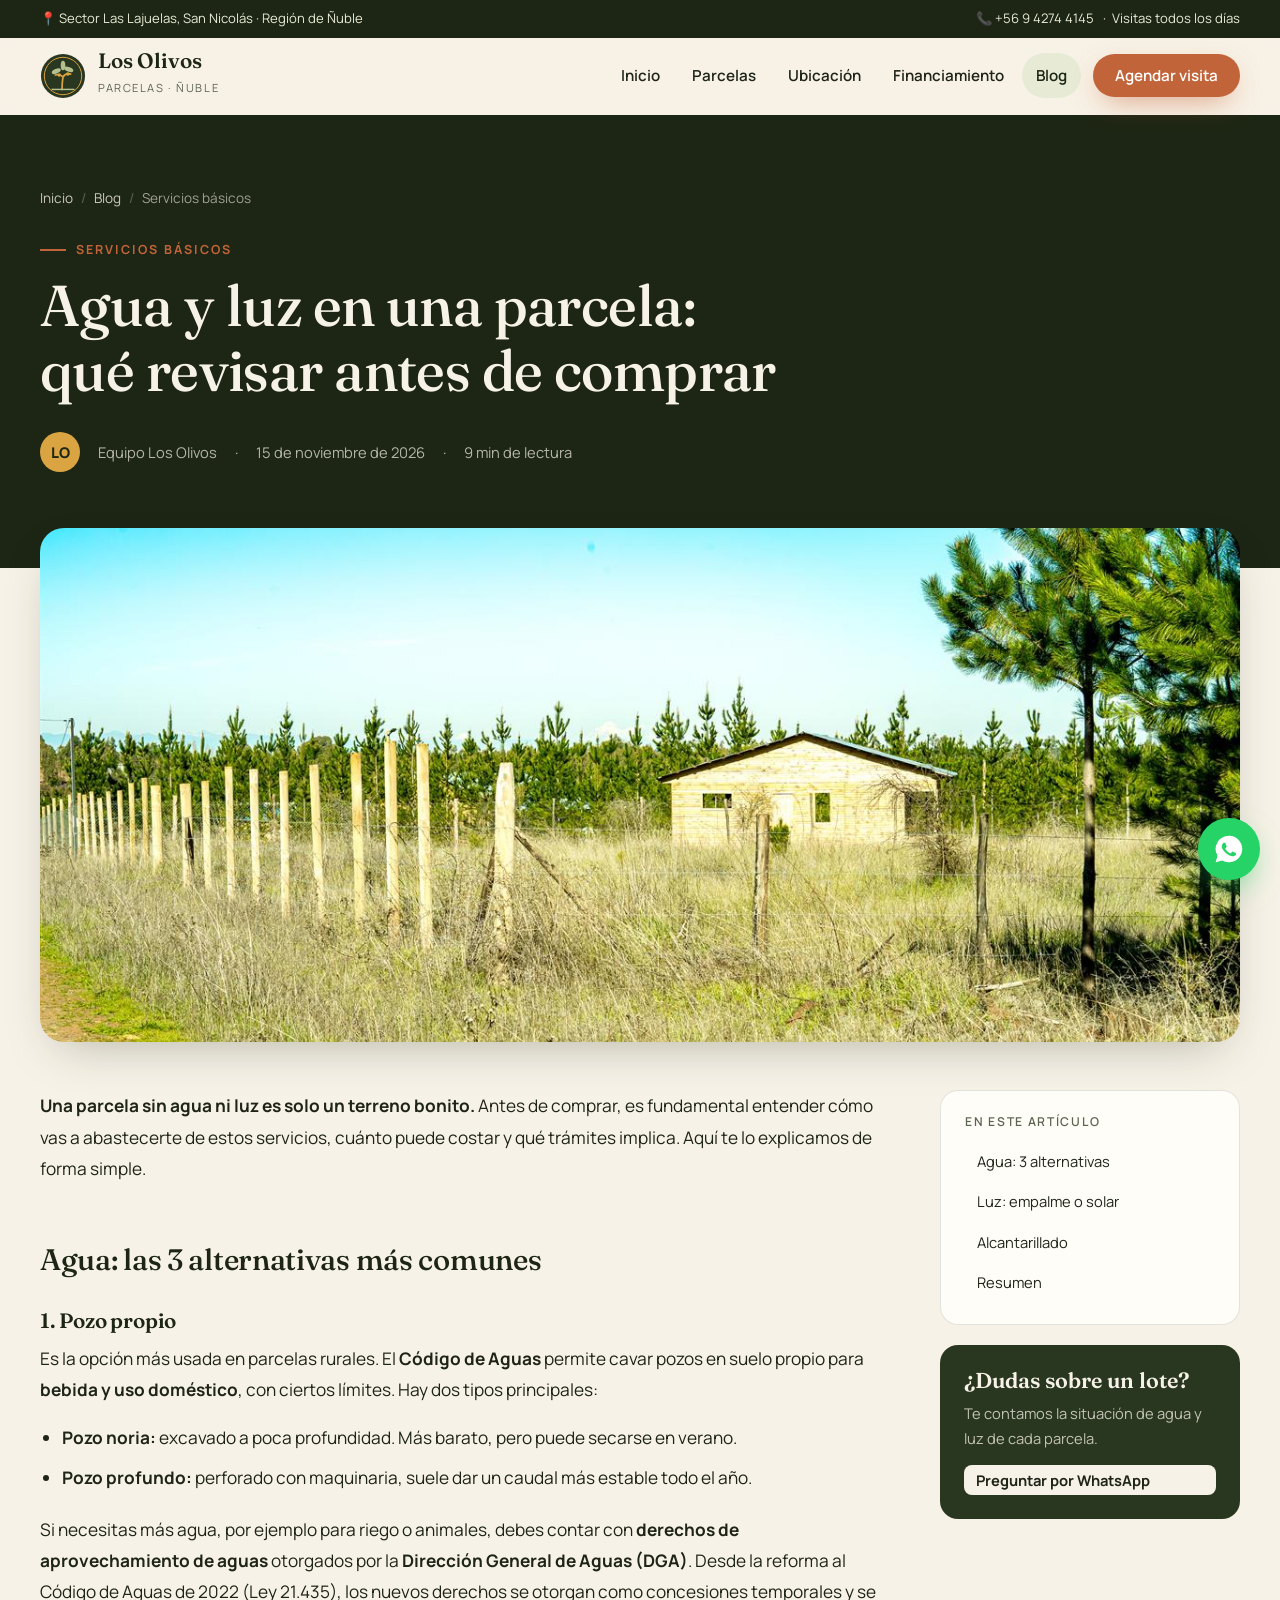
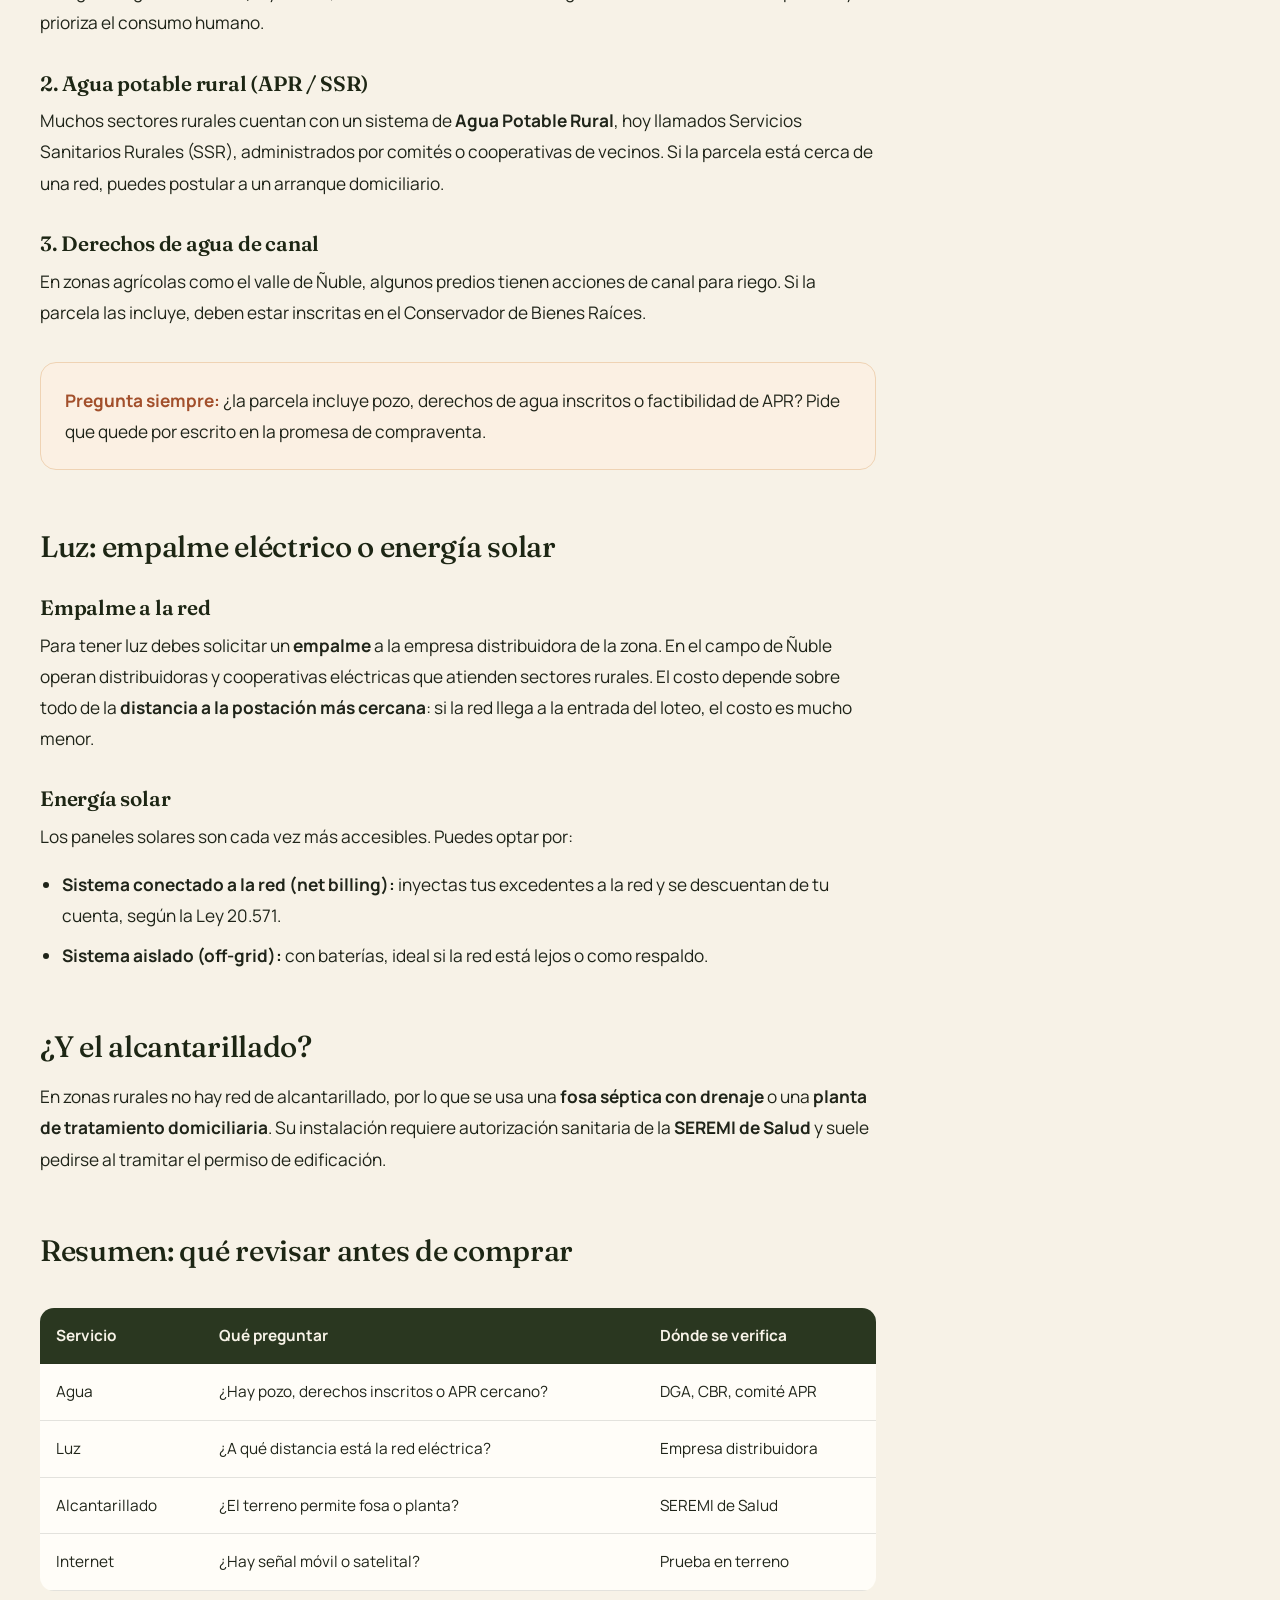
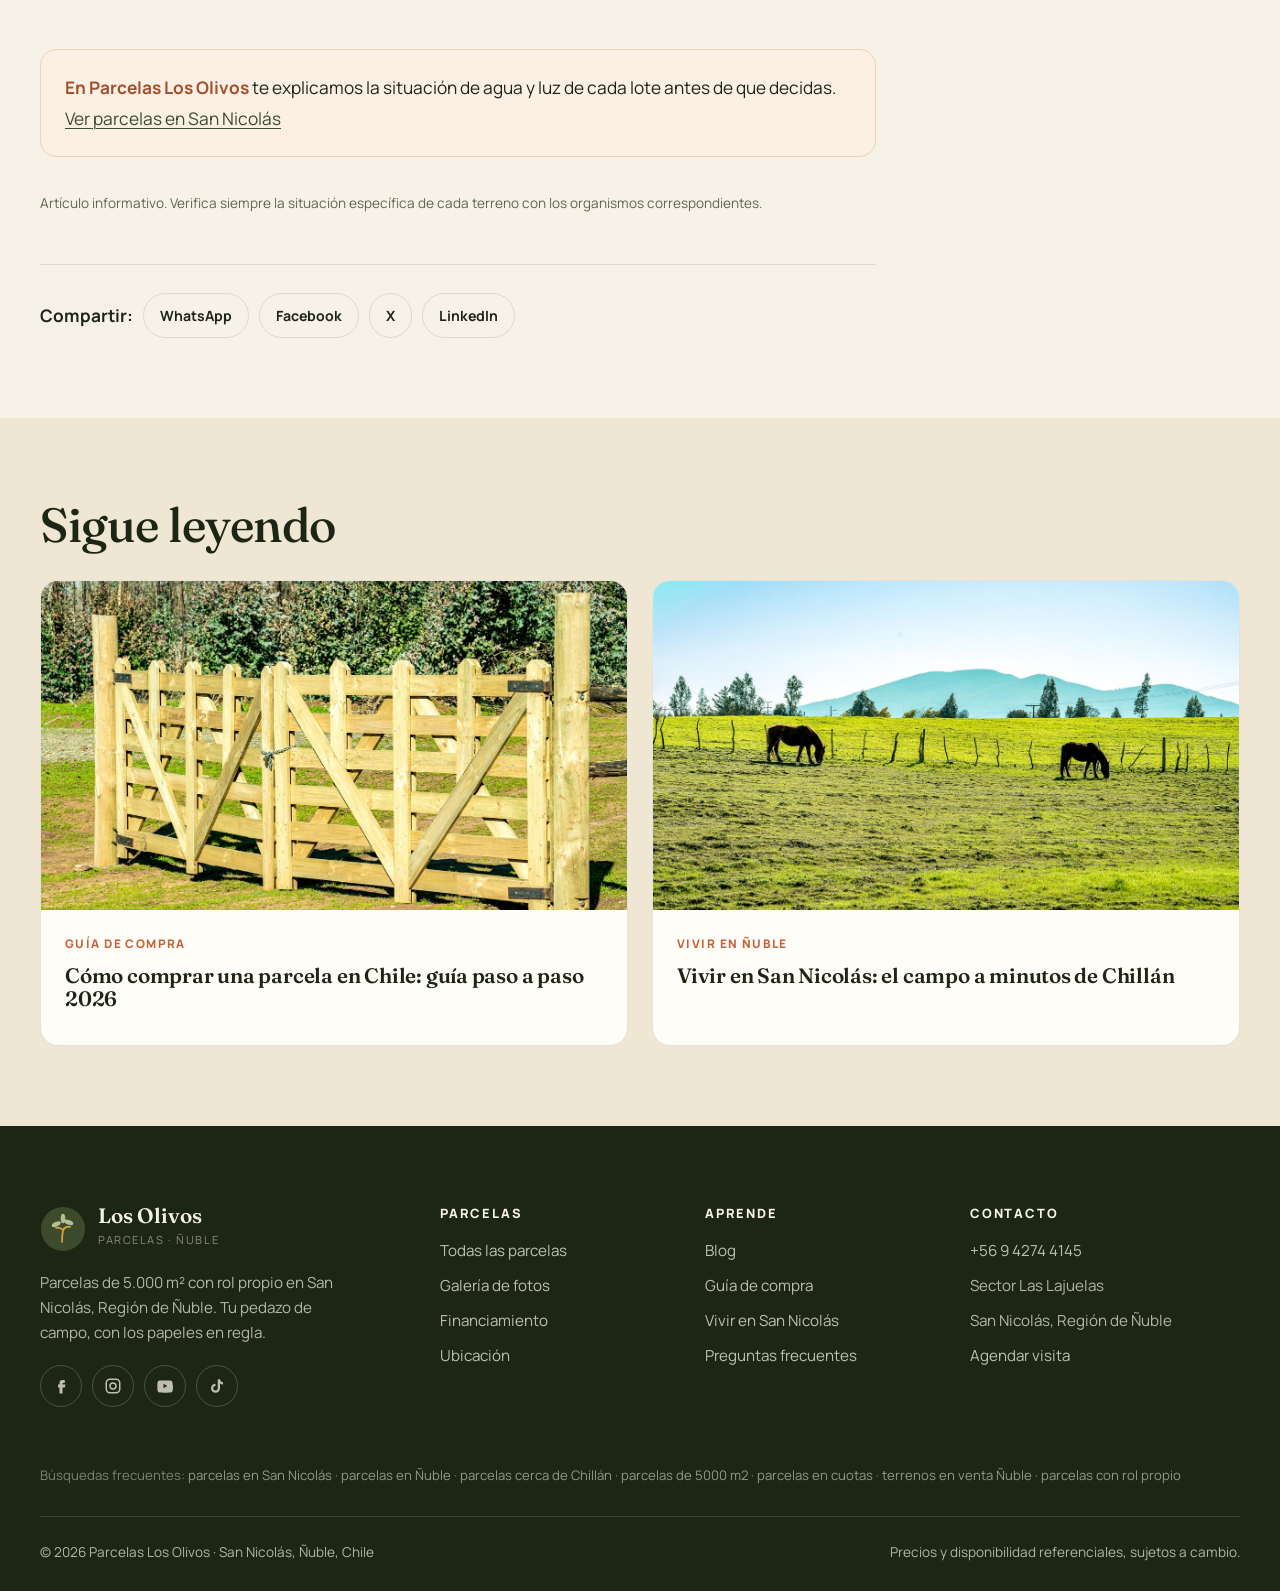
<file: blog/agua-y-luz-en-parcelas.html>
<!doctype html>
<html lang="es-CL" class="no-js">
<head>
  <meta charset="utf-8">
  <meta name="viewport" content="width=device-width, initial-scale=1">
  <meta name="theme-color" content="#1d2614">
<title>Agua y luz en una parcela: qué revisar antes de comprar (2026) | Los Olivos</title>
  <meta name="description" content="Cómo conseguir agua y electricidad en una parcela en Chile: pozo, derechos de agua, APR, empalme eléctrico, paneles solares y fosa séptica. Guía práctica antes de comprar.">
  <link rel="canonical" href="https://www.parcelaslosolivos.cl/blog/agua-y-luz-en-parcelas">
  <meta name="robots" content="index, follow, max-image-preview:large">
  <meta property="og:type" content="article">
  <meta property="og:title" content="Agua y luz en una parcela: qué revisar antes de comprar">
  <meta property="og:image" content="https://www.parcelaslosolivos.cl/img/blog/agua-luz-parcela.jpg">
  <meta property="article:published_time" content="2026-11-15">
  <script type="application/ld+json">
  {
    "@context": "https://schema.org",
    "@graph": [
      { "@type": "BlogPosting", "headline": "Agua y luz en una parcela: qué revisar antes de comprar",
        "image": "https://www.parcelaslosolivos.cl/img/blog/agua-luz-parcela.jpg",
        "datePublished": "2026-11-15", "dateModified": "2026-11-15", "inLanguage": "es-CL",
        "author": { "@type": "Organization", "name": "Equipo Parcelas Los Olivos" },
        "publisher": { "@type": "Organization", "name": "Parcelas Los Olivos" },
        "mainEntityOfPage": "https://www.parcelaslosolivos.cl/blog/agua-y-luz-en-parcelas" },
      { "@type": "BreadcrumbList", "itemListElement": [
        { "@type": "ListItem", "position": 1, "name": "Inicio", "item": "https://www.parcelaslosolivos.cl/" },
        { "@type": "ListItem", "position": 2, "name": "Blog", "item": "https://www.parcelaslosolivos.cl/blog/" },
        { "@type": "ListItem", "position": 3, "name": "Agua y luz en parcelas" } ] },
      { "@type": "FAQPage", "mainEntity": [
        { "@type": "Question", "name": "¿Puedo hacer un pozo en mi parcela?", "acceptedAnswer": { "@type": "Answer", "text": "El Código de Aguas permite cavar pozos en suelo propio para bebida y uso doméstico, con ciertos límites. Para caudales mayores, como riego, se requieren derechos de aprovechamiento otorgados por la DGA." } },
        { "@type": "Question", "name": "¿Cómo conecto la luz en una parcela?", "acceptedAnswer": { "@type": "Answer", "text": "Debes solicitar un empalme a la empresa distribuidora de la zona. El costo depende principalmente de la distancia a la red eléctrica más cercana." } }
      ] }
    ]
  }
  </script>
  <link rel="icon" href="../favicon.svg" type="image/svg+xml">
  <link rel="preconnect" href="https://fonts.googleapis.com">
  <link rel="preconnect" href="https://fonts.gstatic.com" crossorigin>
  <link href="https://fonts.googleapis.com/css2?family=Fraunces:ital,opsz,wght@0,9..144,400;0,9..144,500;0,9..144,600;1,9..144,400&family=Manrope:wght@400;500;600;700;800&display=swap" rel="stylesheet">
  <link rel="stylesheet" href="../css/styles.css">
</head>
<body>
<a class="skip" href="#contenido">Saltar al contenido</a>
<div class="topbar">
  <div class="container">
    <span>📍 Sector Las Lajuelas, San Nicolás · Región de Ñuble</span>
    <span class="hide-sm"><a href="tel:+56942744145">📞 +56 9 4274 4145</a> &nbsp;·&nbsp; Visitas todos los días</span>
  </div>
</div>

<header class="header">
  <div class="container">
    <a class="brand" href="../index.html" aria-label="Parcelas Los Olivos, inicio">
      <svg viewBox="0 0 48 48" aria-hidden="true"><circle cx="24" cy="24" r="23" fill="#2a3720"/><circle cx="24" cy="24" r="19.5" fill="none" stroke="#d9a441" stroke-width="1"/><path d="M23 38c0-6 .5-10 1-13m0 0c-2-2-5-3-8-2m8 2c2-3 5-4 8-3" stroke="#d9a441" stroke-width="1.8" fill="none" stroke-linecap="round"/><ellipse cx="17" cy="19" rx="5" ry="2.4" fill="#b5c08f" transform="rotate(-25 17 19)"/><ellipse cx="30" cy="17" rx="5" ry="2.4" fill="#b5c08f" transform="rotate(20 30 17)"/><ellipse cx="24" cy="13" rx="2.4" ry="5" fill="#b5c08f"/><circle cx="20" cy="23" r="1.8" fill="#d9a441"/><circle cx="29" cy="22" r="1.8" fill="#d9a441"/><path d="M12 38h24" stroke="#b5c08f" stroke-width="1.5"/></svg>
      <span><b>Los Olivos</b><small>Parcelas · Ñuble</small></span>
    </a>
    <button class="menu-toggle" aria-label="Abrir menú" aria-expanded="false" aria-controls="nav">
      <svg viewBox="0 0 24 24" fill="none" stroke="currentColor" stroke-width="2" stroke-linecap="round"><path d="M4 7h16M4 12h16M4 17h16"/></svg>
    </button>
    <nav class="nav" id="nav" aria-label="Principal">
      <a href="../index.html">Inicio</a>
      <a href="../parcelas.html">Parcelas</a>
      <a href="../index.html#ubicacion">Ubicación</a>
      <a href="../index.html#financiamiento">Financiamiento</a>
      <a href="index.html" aria-current="page">Blog</a>
      <a href="../index.html#contacto" class="btn btn--primary">Agendar visita</a>
    </nav>
  </div>
</header>
<main id="contenido">
<div class="progress" aria-hidden="true"></div>
  <section class="page-hero" style="padding-bottom:96px">
    <div class="container">
      <nav class="breadcrumbs" aria-label="Ruta"><ol><li><a href="../index.html">Inicio</a></li><li><a href="index.html">Blog</a></li><li aria-current="page">Servicios básicos</li></ol></nav>
      <span class="eyebrow">Servicios básicos</span>
      <h1>Agua y luz en una parcela: qué revisar antes de comprar</h1>
      <div class="article-meta"><span class="avatar">LO</span><span>Equipo Los Olivos</span><span>·</span><time datetime="2026-11-15">15 de noviembre de 2026</time><span>·</span><span>9 min de lectura</span></div>
    </div>
  </section>
  <div class="container">
    <div class="article-cover" data-art="7"></div>
    <div class="article-layout">
      <article class="article">
        <p><b>Una parcela sin agua ni luz es solo un terreno bonito.</b> Antes de comprar, es fundamental entender cómo vas a abastecerte de estos servicios, cuánto puede costar y qué trámites implica. Aquí te lo explicamos de forma simple.</p>

        <h2 id="agua">Agua: las 3 alternativas más comunes</h2>
        <h3>1. Pozo propio</h3>
        <p>Es la opción más usada en parcelas rurales. El <b>Código de Aguas</b> permite cavar pozos en suelo propio para <b>bebida y uso doméstico</b>, con ciertos límites. Hay dos tipos principales:</p>
        <ul>
          <li><b>Pozo noria:</b> excavado a poca profundidad. Más barato, pero puede secarse en verano.</li>
          <li><b>Pozo profundo:</b> perforado con maquinaria, suele dar un caudal más estable todo el año.</li>
        </ul>
        <p>Si necesitas más agua, por ejemplo para riego o animales, debes contar con <b>derechos de aprovechamiento de aguas</b> otorgados por la <b>Dirección General de Aguas (DGA)</b>. Desde la reforma al Código de Aguas de 2022 (Ley 21.435), los nuevos derechos se otorgan como concesiones temporales y se prioriza el consumo humano.</p>
        <h3>2. Agua potable rural (APR / SSR)</h3>
        <p>Muchos sectores rurales cuentan con un sistema de <b>Agua Potable Rural</b>, hoy llamados Servicios Sanitarios Rurales (SSR), administrados por comités o cooperativas de vecinos. Si la parcela está cerca de una red, puedes postular a un arranque domiciliario.</p>
        <h3>3. Derechos de agua de canal</h3>
        <p>En zonas agrícolas como el valle de Ñuble, algunos predios tienen acciones de canal para riego. Si la parcela las incluye, deben estar inscritas en el Conservador de Bienes Raíces.</p>
        <div class="callout"><b>Pregunta siempre:</b> ¿la parcela incluye pozo, derechos de agua inscritos o factibilidad de APR? Pide que quede por escrito en la promesa de compraventa.</div>

        <h2 id="luz">Luz: empalme eléctrico o energía solar</h2>
        <h3>Empalme a la red</h3>
        <p>Para tener luz debes solicitar un <b>empalme</b> a la empresa distribuidora de la zona. En el campo de Ñuble operan distribuidoras y cooperativas eléctricas que atienden sectores rurales. El costo depende sobre todo de la <b>distancia a la postación más cercana</b>: si la red llega a la entrada del loteo, el costo es mucho menor.</p>
        <h3>Energía solar</h3>
        <p>Los paneles solares son cada vez más accesibles. Puedes optar por:</p>
        <ul>
          <li><b>Sistema conectado a la red (net billing):</b> inyectas tus excedentes a la red y se descuentan de tu cuenta, según la Ley 20.571.</li>
          <li><b>Sistema aislado (off-grid):</b> con baterías, ideal si la red está lejos o como respaldo.</li>
        </ul>

        <h2 id="alcantarillado">¿Y el alcantarillado?</h2>
        <p>En zonas rurales no hay red de alcantarillado, por lo que se usa una <b>fosa séptica con drenaje</b> o una <b>planta de tratamiento domiciliaria</b>. Su instalación requiere autorización sanitaria de la <b>SEREMI de Salud</b> y suele pedirse al tramitar el permiso de edificación.</p>

        <h2 id="resumen">Resumen: qué revisar antes de comprar</h2>
        <div class="table-wrap"><table>
          <thead><tr><th>Servicio</th><th>Qué preguntar</th><th>Dónde se verifica</th></tr></thead>
          <tbody>
            <tr><td>Agua</td><td>¿Hay pozo, derechos inscritos o APR cercano?</td><td>DGA, CBR, comité APR</td></tr>
            <tr><td>Luz</td><td>¿A qué distancia está la red eléctrica?</td><td>Empresa distribuidora</td></tr>
            <tr><td>Alcantarillado</td><td>¿El terreno permite fosa o planta?</td><td>SEREMI de Salud</td></tr>
            <tr><td>Internet</td><td>¿Hay señal móvil o satelital?</td><td>Prueba en terreno</td></tr>
          </tbody>
        </table></div>

        <div class="callout"><b>En Parcelas Los Olivos</b> te explicamos la situación de agua y luz de cada lote antes de que decidas. <a href="../parcelas.html">Ver parcelas en San Nicolás</a></div>
        <p style="font-size:.85rem;color:var(--muted)">Artículo informativo. Verifica siempre la situación específica de cada terreno con los organismos correspondientes.</p>
        <div class="share">Compartir: <a data-share="wa">WhatsApp</a><a data-share="fb">Facebook</a><a data-share="x">X</a><a data-share="in">LinkedIn</a></div>
      </article>
      <aside class="toc">
        <nav aria-label="Índice del artículo"><h4>En este artículo</h4><ol>
          <li><a href="#agua">Agua: 3 alternativas</a></li><li><a href="#luz">Luz: empalme o solar</a></li><li><a href="#alcantarillado">Alcantarillado</a></li><li><a href="#resumen">Resumen</a></li>
        </ol></nav>
        <div class="side-cta"><h4>¿Dudas sobre un lote?</h4><p>Te contamos la situación de agua y luz de cada parcela.</p><a class="btn btn--light btn--block" data-wa="Hola! Quiero saber cómo es el tema de agua y luz en las parcelas Los Olivos.">Preguntar por WhatsApp</a></div>
      </aside>
    </div>
  </div>
  <section class="section section--tight section--sand" style="margin-top:80px">
    <div class="container"><h2>Sigue leyendo</h2><div class="grid grid-2" style="margin-top:28px">
      <a class="post-card" href="como-comprar-parcela-en-chile.html"><div class="post-card__img" data-art="21" data-trees="no"></div><div class="post-card__body"><span class="post-card__cat">Guía de compra</span><h3>Cómo comprar una parcela en Chile: guía paso a paso 2026</h3></div></a>
      <a class="post-card" href="vivir-en-san-nicolas-nuble.html"><div class="post-card__img" data-art="14"></div><div class="post-card__body"><span class="post-card__cat">Vivir en Ñuble</span><h3>Vivir en San Nicolás: el campo a minutos de Chillán</h3></div></a>
    </div></div>
  </section>
</main>
<footer class="footer">
  <div class="container">
    <div class="footer-grid">
      <div>
        <a class="brand" href="../index.html"><svg viewBox="0 0 48 48" aria-hidden="true"><circle cx="24" cy="24" r="23" fill="#3b4b2b"/><path d="M23 38c0-6 .5-10 1-13m0 0c-2-2-5-3-8-2m8 2c2-3 5-4 8-3" stroke="#d9a441" stroke-width="1.8" fill="none"/><ellipse cx="17" cy="19" rx="5" ry="2.4" fill="#b5c08f" transform="rotate(-25 17 19)"/><ellipse cx="30" cy="17" rx="5" ry="2.4" fill="#b5c08f" transform="rotate(20 30 17)"/><ellipse cx="24" cy="13" rx="2.4" ry="5" fill="#b5c08f"/></svg><span><b>Los Olivos</b><small>Parcelas · Ñuble</small></span></a>
        <p style="margin-top:18px;max-width:34ch">Parcelas de 5.000 m² con rol propio en San Nicolás, Región de Ñuble. Tu pedazo de campo, con los papeles en regla.</p>
        <div class="socials">
          <a href="https://www.facebook.com/profile.php?id=61596633750060" target="_blank" rel="noopener" aria-label="Facebook"><svg viewBox="0 0 24 24" fill="currentColor"><path d="M14 8h3V4h-3a4 4 0 0 0-4 4v2H8v4h2v8h4v-8h3l1-4h-4V8z"/></svg></a>
          <a href="#" aria-label="Instagram"><svg viewBox="0 0 24 24" fill="none" stroke="currentColor" stroke-width="2"><rect x="3" y="3" width="18" height="18" rx="5"/><circle cx="12" cy="12" r="4"/></svg></a>
          <a href="#" aria-label="YouTube"><svg viewBox="0 0 24 24" fill="currentColor"><path d="M22 8s-.2-1.6-.9-2.3c-.8-.9-1.8-.9-2.2-1C15.8 4.5 12 4.5 12 4.5s-3.8 0-6.9.2c-.4.1-1.4.1-2.2 1C2.2 6.4 2 8 2 8s-.2 1.9-.2 3.8v1.8c0 1.9.2 3.8.2 3.8s.2 1.6.9 2.3c.8.9 1.9.9 2.4 1 1.7.2 7.1.2 7.1.2s3.8 0 6.9-.2c.4-.1 1.4-.1 2.2-1 .7-.7.9-2.3.9-2.3s.2-1.9.2-3.8v-1.8C22.2 9.9 22 8 22 8zM10 15V9l5 3z"/></svg></a>
          <a href="#" aria-label="TikTok"><svg viewBox="0 0 24 24" fill="currentColor"><path d="M16 3c.3 2.2 1.7 3.7 4 4v3a7 7 0 0 1-4-1.3V15a6 6 0 1 1-6-6v3a3 3 0 1 0 3 3V3z"/></svg></a>
        </div>
      </div>
      <div><h4>Parcelas</h4><ul><li><a href="../parcelas.html">Todas las parcelas</a></li><li><a href="../index.html#galeria">Galería de fotos</a></li><li><a href="../index.html#financiamiento">Financiamiento</a></li><li><a href="../index.html#ubicacion">Ubicación</a></li></ul></div>
      <div><h4>Aprende</h4><ul><li><a href="index.html">Blog</a></li><li><a href="como-comprar-parcela-en-chile.html">Guía de compra</a></li><li><a href="vivir-en-san-nicolas-nuble.html">Vivir en San Nicolás</a></li><li><a href="../index.html#preguntas">Preguntas frecuentes</a></li></ul></div>
      <div><h4>Contacto</h4><ul><li><a href="tel:+56942744145">+56 9 4274 4145</a></li><li>Sector Las Lajuelas</li><li>San Nicolás, Región de Ñuble</li><li><a href="../index.html#contacto">Agendar visita</a></li></ul></div>
    </div>
    <p class="seo-links">Búsquedas frecuentes: <a href="../parcelas.html">parcelas en San Nicolás</a> · <a href="../parcelas.html">parcelas en Ñuble</a> · <a href="../parcelas.html">parcelas cerca de Chillán</a> · <a href="../parcelas.html">parcelas de 5000 m2</a> · <a href="../index.html#financiamiento">parcelas en cuotas</a> · <a href="../parcelas.html">terrenos en venta Ñuble</a> · <a href="como-comprar-parcela-en-chile.html">parcelas con rol propio</a></p>
    <div class="footer-bottom"><span>© <span data-year>2026</span> Parcelas Los Olivos · San Nicolás, Ñuble, Chile</span><span>Precios y disponibilidad referenciales, sujetos a cambio.</span></div>
  </div>
</footer>

<div class="wa-float"><span class="bubble">¿Te ayudo a elegir tu parcela? 👋</span><a data-wa aria-label="Escribir por WhatsApp"><svg viewBox="0 0 24 24" fill="currentColor"><path d="M12 2a10 10 0 0 0-8.6 15.1L2 22l5-1.3A10 10 0 1 0 12 2zm5.3 14.2c-.2.6-1.3 1.2-1.8 1.2s-1 .3-3.4-.7a11.6 11.6 0 0 1-4.5-4c-.6-.8-1-1.8-1-2.8a3 3 0 0 1 1-2.2c.2-.3.5-.3.7-.3h.5c.2 0 .4 0 .6.5l.8 2c.1.2.1.4 0 .5l-.4.6-.4.4c-.1.2-.3.3-.1.6.6 1 1.3 1.8 2.2 2.4.6.4 1.2.7 1.4.8.3.1.4 0 .6-.1l.8-1c.2-.3.4-.2.6-.1l1.9.9c.3.1.4.2.5.3 0 .4 0 .9-.2 1.5z"/></svg></a></div>


<script src="../js/main.js"></script>

</body>
</html>
</file>
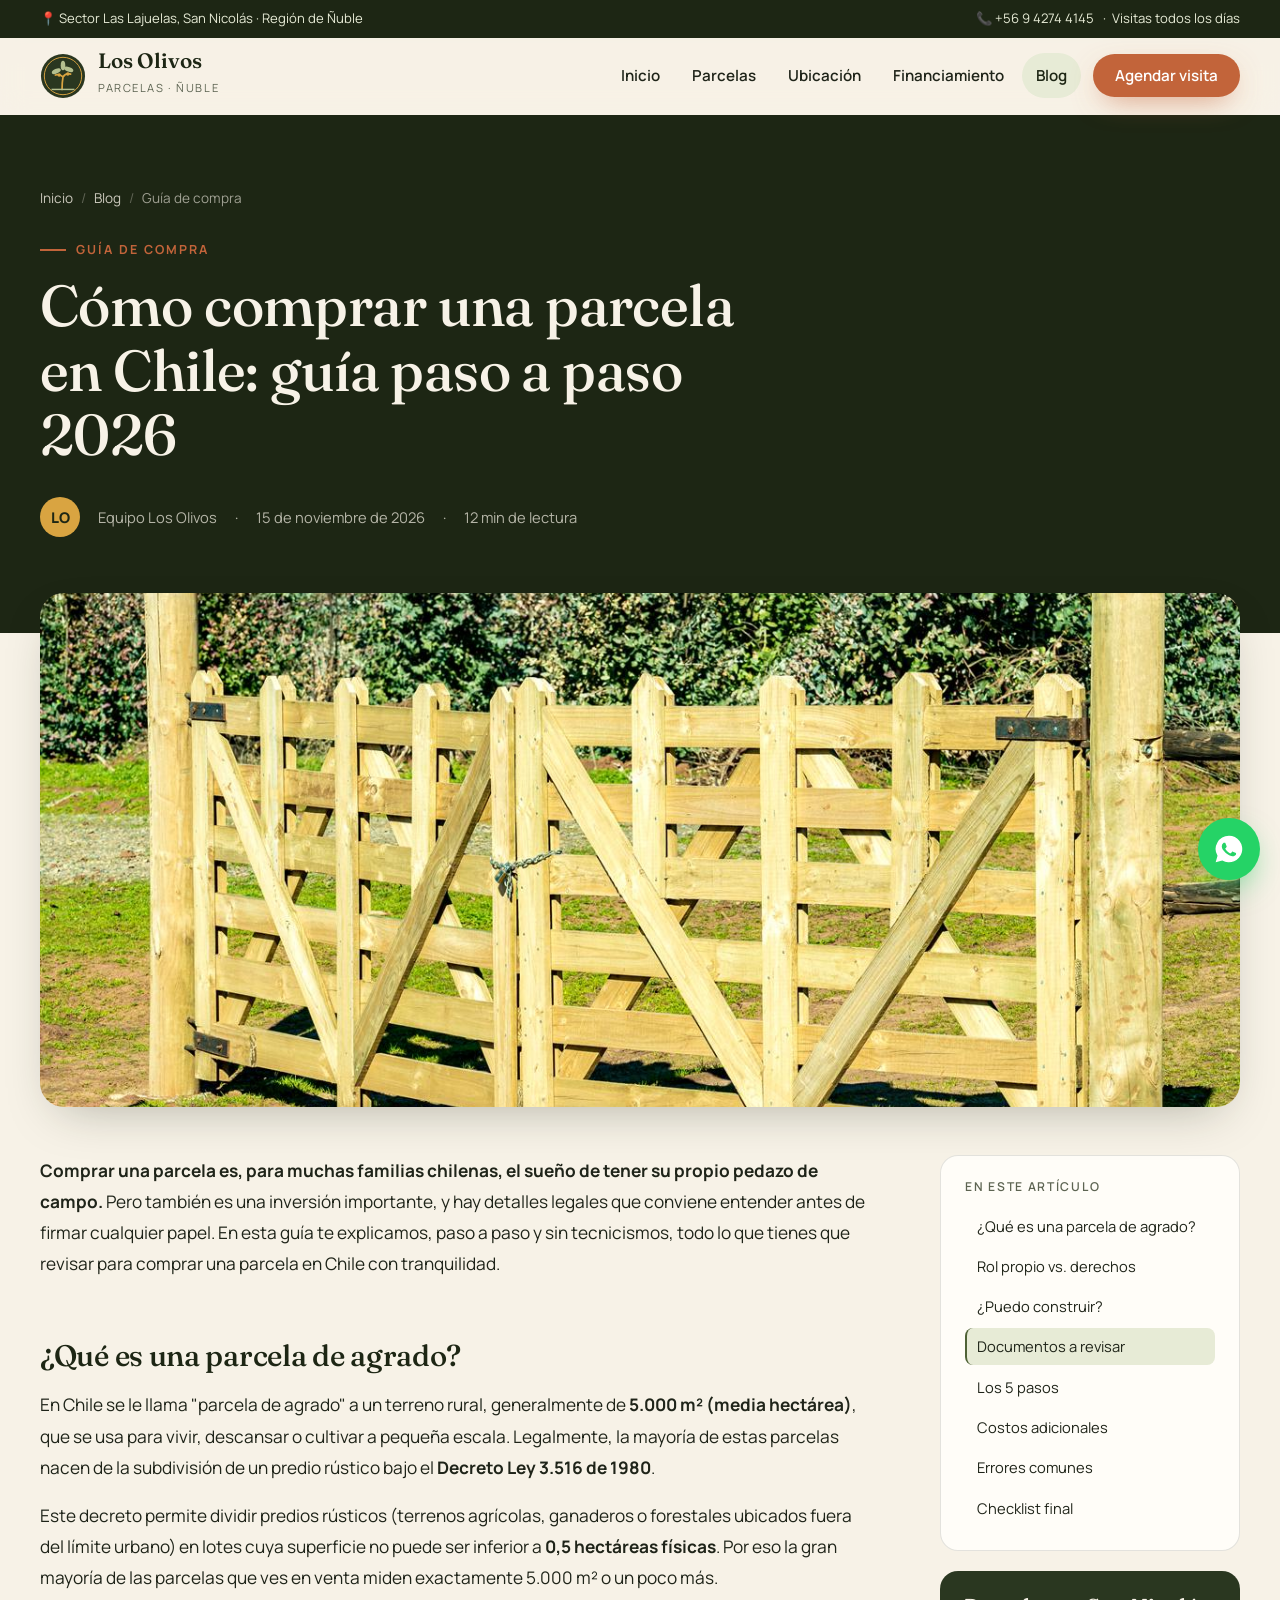
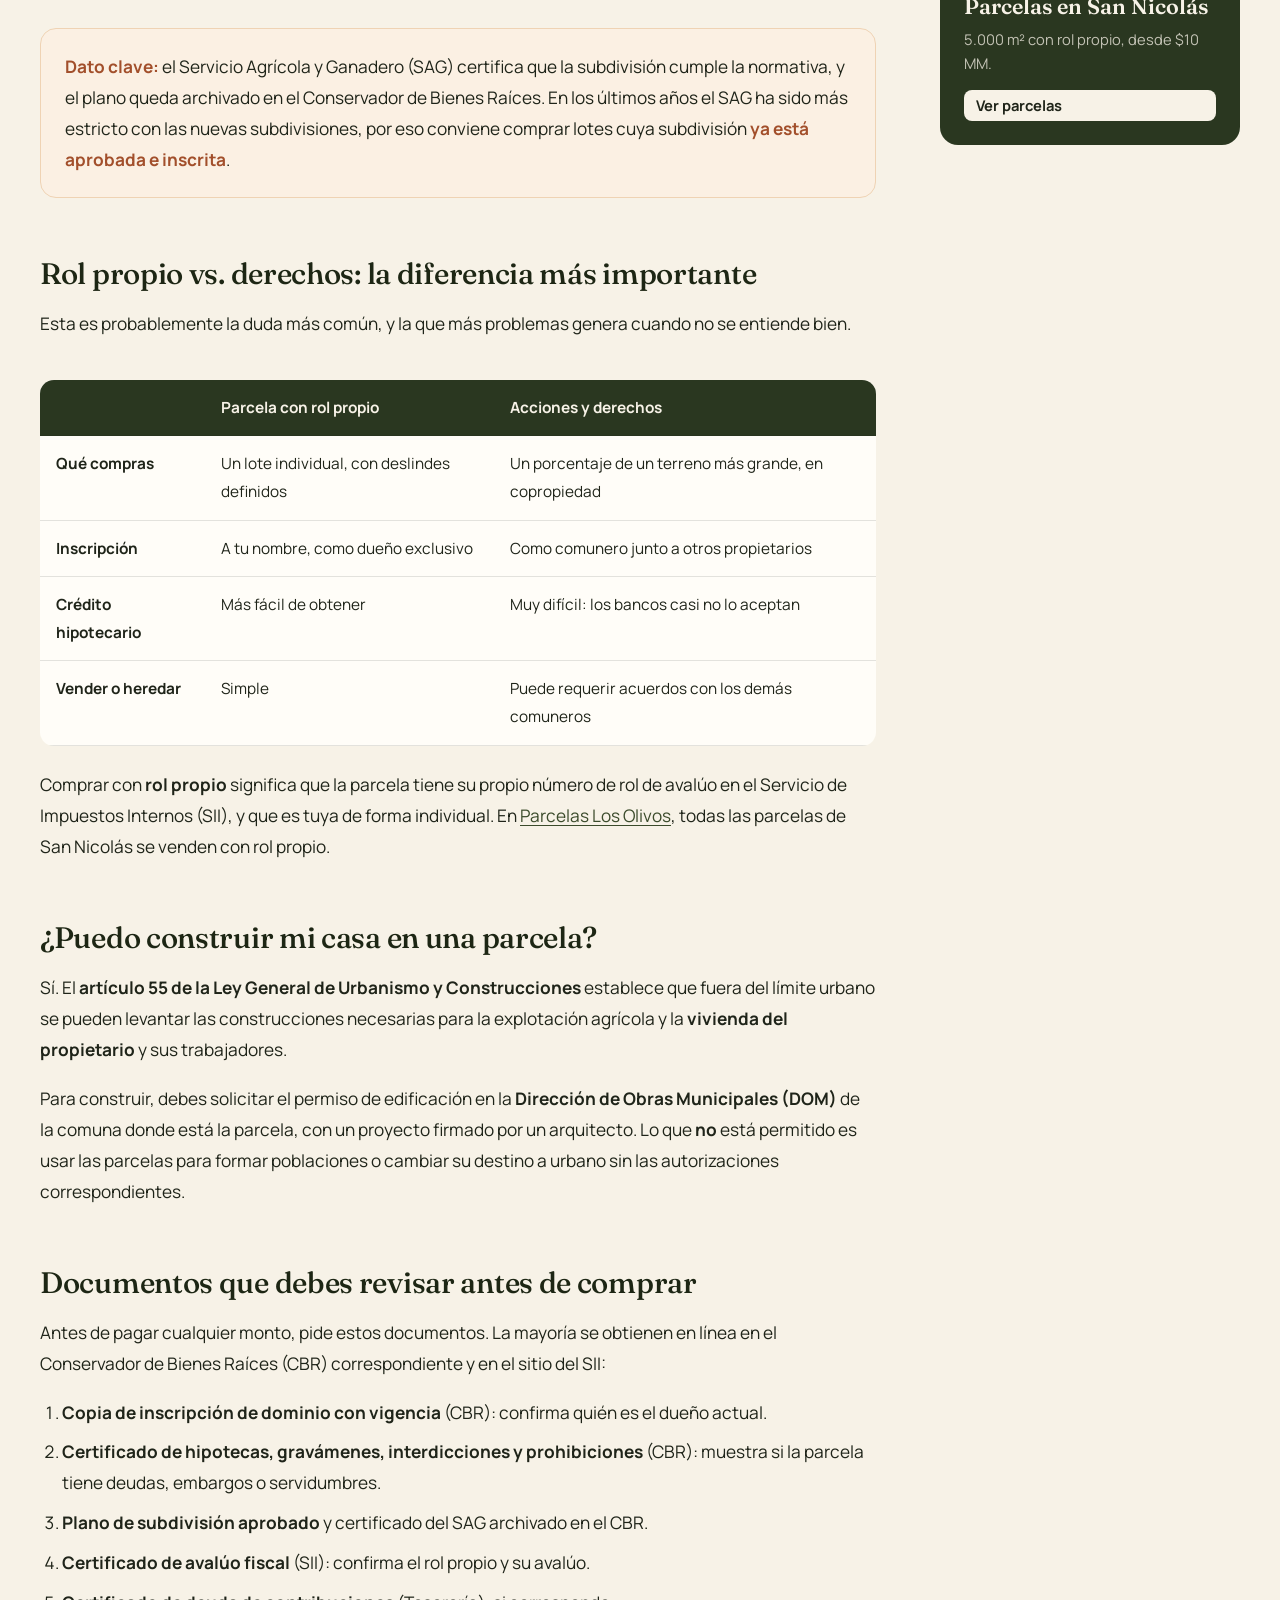
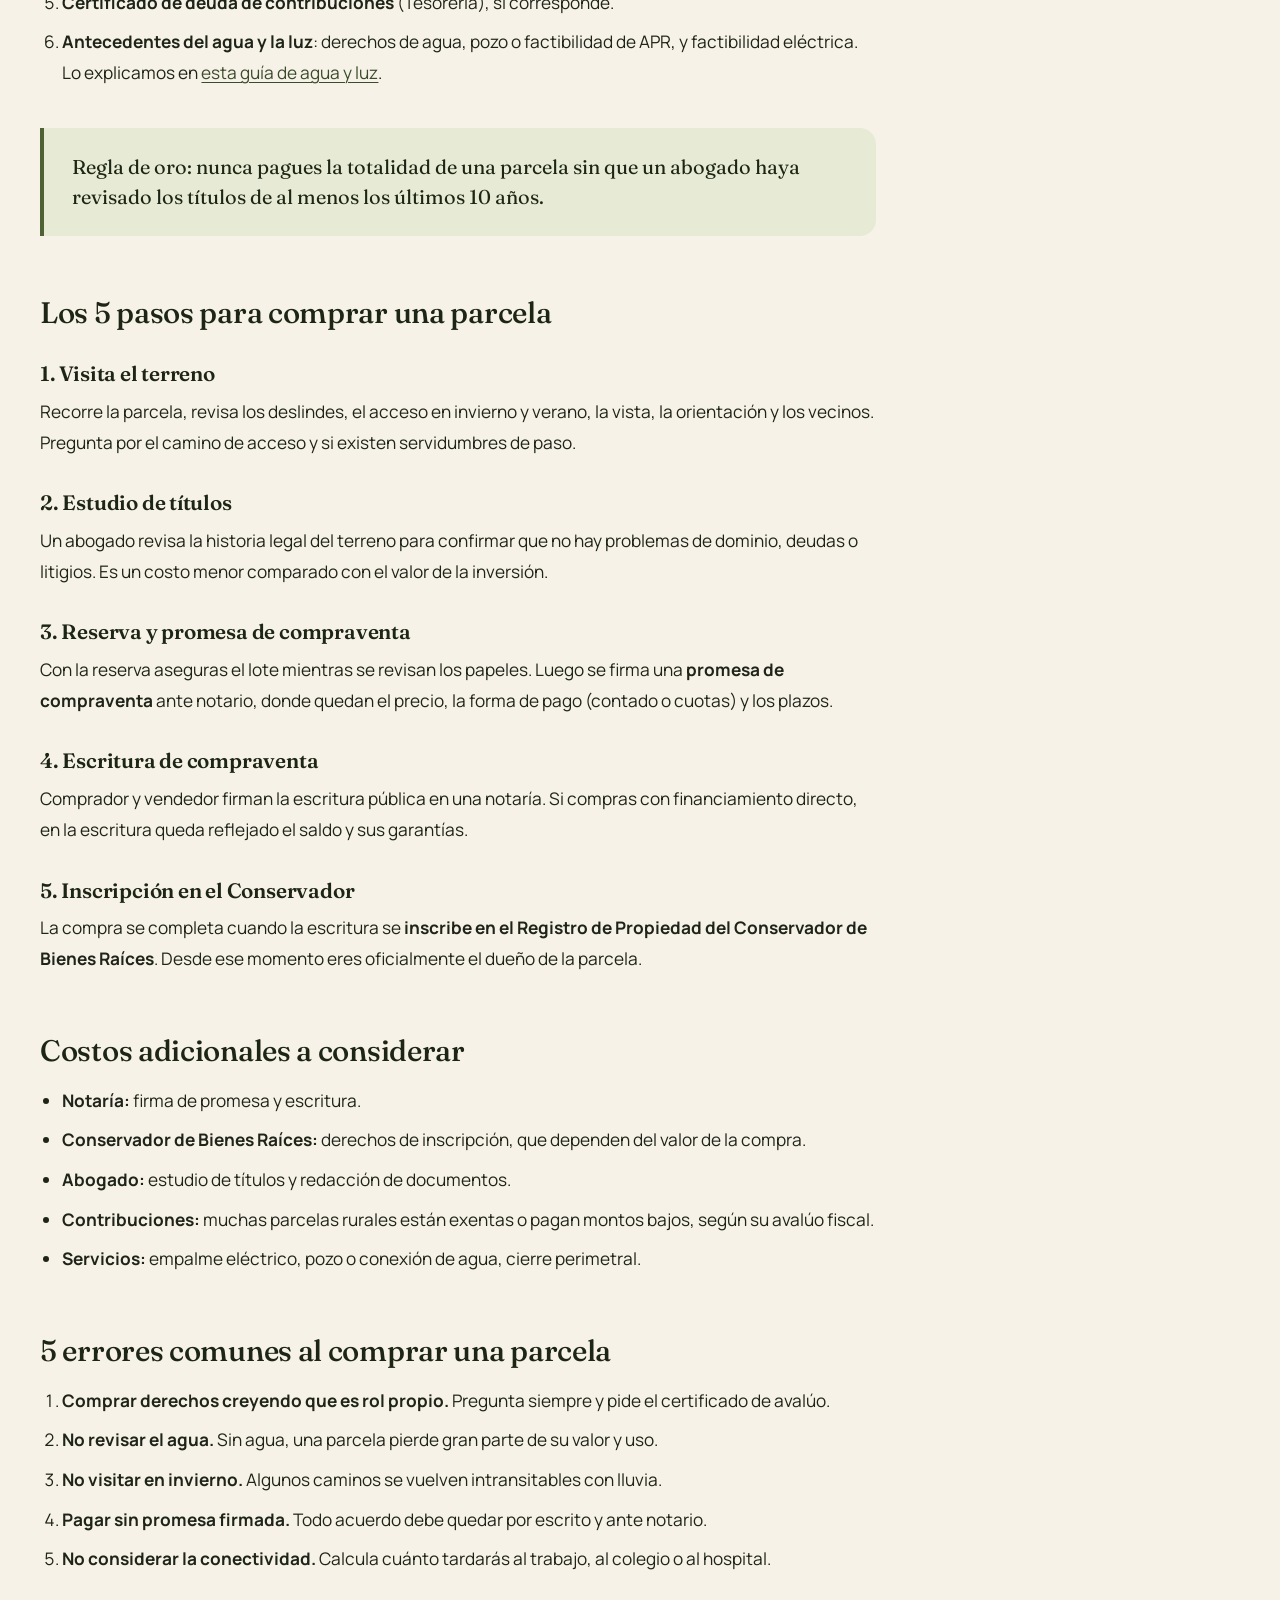
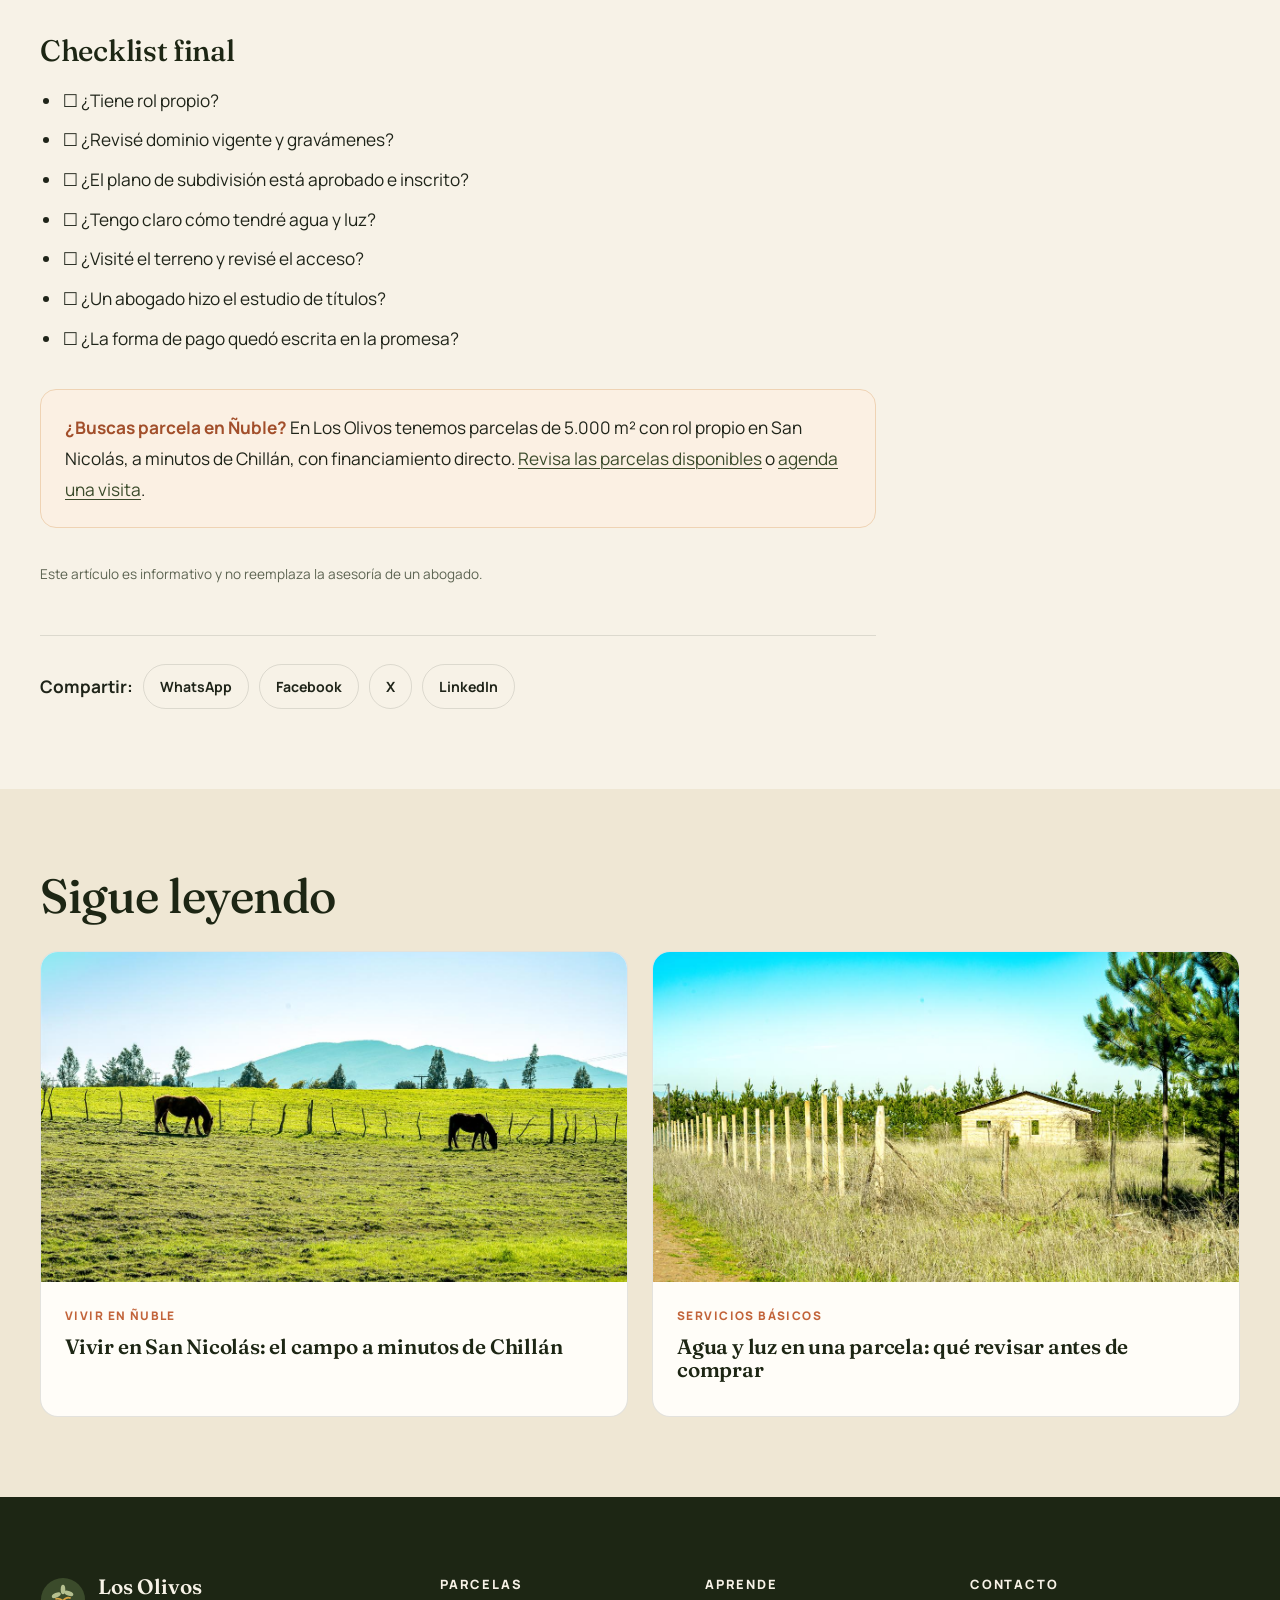
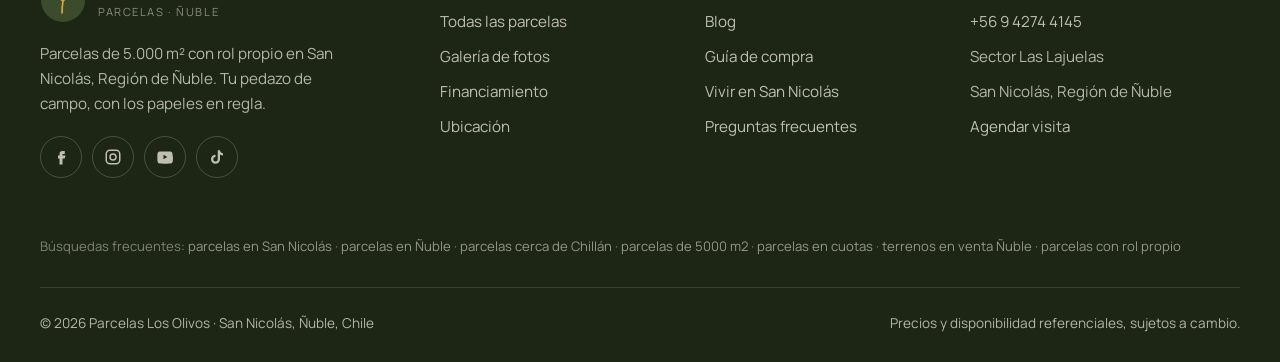
<file: blog/como-comprar-parcela-en-chile.html>
<!doctype html>
<html lang="es-CL" class="no-js">
<head>
  <meta charset="utf-8">
  <meta name="viewport" content="width=device-width, initial-scale=1">
  <meta name="theme-color" content="#1d2614">
<title>Cómo comprar una parcela en Chile: guía paso a paso 2026 | Los Olivos</title>
  <meta name="description" content="Guía completa para comprar una parcela en Chile en 2026: qué es el DL 3.516, rol propio vs. derechos, documentos que debes revisar, pasos de la compra y errores que debes evitar.">
  <link rel="canonical" href="https://www.parcelaslosolivos.cl/blog/como-comprar-parcela-en-chile">
  <meta name="robots" content="index, follow, max-image-preview:large">
  <meta property="og:type" content="article">
  <meta property="og:title" content="Cómo comprar una parcela en Chile: guía paso a paso 2026">
  <meta property="og:description" content="DL 3.516, rol propio, documentos y checklist para comprar tu parcela sin sorpresas.">
  <meta property="og:image" content="https://www.parcelaslosolivos.cl/img/blog/comprar-parcela-chile.jpg">
  <meta property="article:published_time" content="2026-11-15">
  <script type="application/ld+json">
  {
    "@context": "https://schema.org",
    "@graph": [
      { "@type": "BlogPosting",
        "headline": "Cómo comprar una parcela en Chile: guía paso a paso 2026",
        "description": "Qué es el DL 3.516, rol propio vs. derechos, documentos a revisar, pasos de compra y errores comunes.",
        "image": "https://www.parcelaslosolivos.cl/img/blog/comprar-parcela-chile.jpg",
        "datePublished": "2026-11-15", "dateModified": "2026-11-15",
        "inLanguage": "es-CL",
        "author": { "@type": "Organization", "name": "Equipo Parcelas Los Olivos" },
        "publisher": { "@type": "Organization", "name": "Parcelas Los Olivos", "logo": { "@type": "ImageObject", "url": "https://www.parcelaslosolivos.cl/favicon.svg" } },
        "mainEntityOfPage": "https://www.parcelaslosolivos.cl/blog/como-comprar-parcela-en-chile" },
      { "@type": "BreadcrumbList", "itemListElement": [
        { "@type": "ListItem", "position": 1, "name": "Inicio", "item": "https://www.parcelaslosolivos.cl/" },
        { "@type": "ListItem", "position": 2, "name": "Blog", "item": "https://www.parcelaslosolivos.cl/blog/" },
        { "@type": "ListItem", "position": 3, "name": "Cómo comprar una parcela en Chile" } ] },
      { "@type": "HowTo", "name": "Cómo comprar una parcela en Chile",
        "step": [
          { "@type": "HowToStep", "name": "Visita el terreno y revisa deslindes" },
          { "@type": "HowToStep", "name": "Pide los documentos y haz el estudio de títulos" },
          { "@type": "HowToStep", "name": "Reserva y firma la promesa de compraventa" },
          { "@type": "HowToStep", "name": "Firma la escritura ante notario" },
          { "@type": "HowToStep", "name": "Inscribe la parcela en el Conservador de Bienes Raíces" } ] }
    ]
  }
  </script>
  <link rel="icon" href="../favicon.svg" type="image/svg+xml">
  <link rel="preconnect" href="https://fonts.googleapis.com">
  <link rel="preconnect" href="https://fonts.gstatic.com" crossorigin>
  <link href="https://fonts.googleapis.com/css2?family=Fraunces:ital,opsz,wght@0,9..144,400;0,9..144,500;0,9..144,600;1,9..144,400&family=Manrope:wght@400;500;600;700;800&display=swap" rel="stylesheet">
  <link rel="stylesheet" href="../css/styles.css">
</head>
<body>
<a class="skip" href="#contenido">Saltar al contenido</a>
<div class="topbar">
  <div class="container">
    <span>📍 Sector Las Lajuelas, San Nicolás · Región de Ñuble</span>
    <span class="hide-sm"><a href="tel:+56942744145">📞 +56 9 4274 4145</a> &nbsp;·&nbsp; Visitas todos los días</span>
  </div>
</div>

<header class="header">
  <div class="container">
    <a class="brand" href="../index.html" aria-label="Parcelas Los Olivos, inicio">
      <svg viewBox="0 0 48 48" aria-hidden="true"><circle cx="24" cy="24" r="23" fill="#2a3720"/><circle cx="24" cy="24" r="19.5" fill="none" stroke="#d9a441" stroke-width="1"/><path d="M23 38c0-6 .5-10 1-13m0 0c-2-2-5-3-8-2m8 2c2-3 5-4 8-3" stroke="#d9a441" stroke-width="1.8" fill="none" stroke-linecap="round"/><ellipse cx="17" cy="19" rx="5" ry="2.4" fill="#b5c08f" transform="rotate(-25 17 19)"/><ellipse cx="30" cy="17" rx="5" ry="2.4" fill="#b5c08f" transform="rotate(20 30 17)"/><ellipse cx="24" cy="13" rx="2.4" ry="5" fill="#b5c08f"/><circle cx="20" cy="23" r="1.8" fill="#d9a441"/><circle cx="29" cy="22" r="1.8" fill="#d9a441"/><path d="M12 38h24" stroke="#b5c08f" stroke-width="1.5"/></svg>
      <span><b>Los Olivos</b><small>Parcelas · Ñuble</small></span>
    </a>
    <button class="menu-toggle" aria-label="Abrir menú" aria-expanded="false" aria-controls="nav">
      <svg viewBox="0 0 24 24" fill="none" stroke="currentColor" stroke-width="2" stroke-linecap="round"><path d="M4 7h16M4 12h16M4 17h16"/></svg>
    </button>
    <nav class="nav" id="nav" aria-label="Principal">
      <a href="../index.html">Inicio</a>
      <a href="../parcelas.html">Parcelas</a>
      <a href="../index.html#ubicacion">Ubicación</a>
      <a href="../index.html#financiamiento">Financiamiento</a>
      <a href="index.html" aria-current="page">Blog</a>
      <a href="../index.html#contacto" class="btn btn--primary">Agendar visita</a>
    </nav>
  </div>
</header>
<main id="contenido">
<div class="progress" aria-hidden="true"></div>
  <section class="page-hero" style="padding-bottom:96px">
    <div class="container">
      <nav class="breadcrumbs" aria-label="Ruta"><ol><li><a href="../index.html">Inicio</a></li><li><a href="index.html">Blog</a></li><li aria-current="page">Guía de compra</li></ol></nav>
      <span class="eyebrow">Guía de compra</span>
      <h1>Cómo comprar una parcela en Chile: guía paso a paso 2026</h1>
      <div class="article-meta"><span class="avatar">LO</span><span>Equipo Los Olivos</span><span>·</span><time datetime="2026-11-15">15 de noviembre de 2026</time><span>·</span><span>12 min de lectura</span></div>
    </div>
  </section>
  <div class="container">
    <div class="article-cover" data-art="21" data-trees="no" data-plot></div>
    <div class="article-layout">
      <article class="article">
        <p><b>Comprar una parcela es, para muchas familias chilenas, el sueño de tener su propio pedazo de campo.</b> Pero también es una inversión importante, y hay detalles legales que conviene entender antes de firmar cualquier papel. En esta guía te explicamos, paso a paso y sin tecnicismos, todo lo que tienes que revisar para comprar una parcela en Chile con tranquilidad.</p>

        <h2 id="que-es">¿Qué es una parcela de agrado?</h2>
        <p>En Chile se le llama "parcela de agrado" a un terreno rural, generalmente de <b>5.000 m² (media hectárea)</b>, que se usa para vivir, descansar o cultivar a pequeña escala. Legalmente, la mayoría de estas parcelas nacen de la subdivisión de un predio rústico bajo el <b>Decreto Ley 3.516 de 1980</b>.</p>
        <p>Este decreto permite dividir predios rústicos (terrenos agrícolas, ganaderos o forestales ubicados fuera del límite urbano) en lotes cuya superficie no puede ser inferior a <b>0,5 hectáreas físicas</b>. Por eso la gran mayoría de las parcelas que ves en venta miden exactamente 5.000 m² o un poco más.</p>
        <div class="callout"><b>Dato clave:</b> el Servicio Agrícola y Ganadero (SAG) certifica que la subdivisión cumple la normativa, y el plano queda archivado en el Conservador de Bienes Raíces. En los últimos años el SAG ha sido más estricto con las nuevas subdivisiones, por eso conviene comprar lotes cuya subdivisión <b>ya está aprobada e inscrita</b>.</div>

        <h2 id="rol-propio">Rol propio vs. derechos: la diferencia más importante</h2>
        <p>Esta es probablemente la duda más común, y la que más problemas genera cuando no se entiende bien.</p>
        <div class="table-wrap"><table>
          <thead><tr><th></th><th>Parcela con rol propio</th><th>Acciones y derechos</th></tr></thead>
          <tbody>
            <tr><td><b>Qué compras</b></td><td>Un lote individual, con deslindes definidos</td><td>Un porcentaje de un terreno más grande, en copropiedad</td></tr>
            <tr><td><b>Inscripción</b></td><td>A tu nombre, como dueño exclusivo</td><td>Como comunero junto a otros propietarios</td></tr>
            <tr><td><b>Crédito hipotecario</b></td><td>Más fácil de obtener</td><td>Muy difícil: los bancos casi no lo aceptan</td></tr>
            <tr><td><b>Vender o heredar</b></td><td>Simple</td><td>Puede requerir acuerdos con los demás comuneros</td></tr>
          </tbody>
        </table></div>
        <p>Comprar con <b>rol propio</b> significa que la parcela tiene su propio número de rol de avalúo en el Servicio de Impuestos Internos (SII), y que es tuya de forma individual. En <a href="../parcelas.html">Parcelas Los Olivos</a>, todas las parcelas de San Nicolás se venden con rol propio.</p>

        <h2 id="construir">¿Puedo construir mi casa en una parcela?</h2>
        <p>Sí. El <b>artículo 55 de la Ley General de Urbanismo y Construcciones</b> establece que fuera del límite urbano se pueden levantar las construcciones necesarias para la explotación agrícola y la <b>vivienda del propietario</b> y sus trabajadores.</p>
        <p>Para construir, debes solicitar el permiso de edificación en la <b>Dirección de Obras Municipales (DOM)</b> de la comuna donde está la parcela, con un proyecto firmado por un arquitecto. Lo que <b>no</b> está permitido es usar las parcelas para formar poblaciones o cambiar su destino a urbano sin las autorizaciones correspondientes.</p>

        <h2 id="documentos">Documentos que debes revisar antes de comprar</h2>
        <p>Antes de pagar cualquier monto, pide estos documentos. La mayoría se obtienen en línea en el Conservador de Bienes Raíces (CBR) correspondiente y en el sitio del SII:</p>
        <ol>
          <li><b>Copia de inscripción de dominio con vigencia</b> (CBR): confirma quién es el dueño actual.</li>
          <li><b>Certificado de hipotecas, gravámenes, interdicciones y prohibiciones</b> (CBR): muestra si la parcela tiene deudas, embargos o servidumbres.</li>
          <li><b>Plano de subdivisión aprobado</b> y certificado del SAG archivado en el CBR.</li>
          <li><b>Certificado de avalúo fiscal</b> (SII): confirma el rol propio y su avalúo.</li>
          <li><b>Certificado de deuda de contribuciones</b> (Tesorería), si corresponde.</li>
          <li><b>Antecedentes del agua y la luz</b>: derechos de agua, pozo o factibilidad de APR, y factibilidad eléctrica. Lo explicamos en <a href="agua-y-luz-en-parcelas.html">esta guía de agua y luz</a>.</li>
        </ol>
        <blockquote>Regla de oro: nunca pagues la totalidad de una parcela sin que un abogado haya revisado los títulos de al menos los últimos 10 años.</blockquote>

        <h2 id="pasos">Los 5 pasos para comprar una parcela</h2>
        <h3>1. Visita el terreno</h3>
        <p>Recorre la parcela, revisa los deslindes, el acceso en invierno y verano, la vista, la orientación y los vecinos. Pregunta por el camino de acceso y si existen servidumbres de paso.</p>
        <h3>2. Estudio de títulos</h3>
        <p>Un abogado revisa la historia legal del terreno para confirmar que no hay problemas de dominio, deudas o litigios. Es un costo menor comparado con el valor de la inversión.</p>
        <h3>3. Reserva y promesa de compraventa</h3>
        <p>Con la reserva aseguras el lote mientras se revisan los papeles. Luego se firma una <b>promesa de compraventa</b> ante notario, donde quedan el precio, la forma de pago (contado o cuotas) y los plazos.</p>
        <h3>4. Escritura de compraventa</h3>
        <p>Comprador y vendedor firman la escritura pública en una notaría. Si compras con financiamiento directo, en la escritura queda reflejado el saldo y sus garantías.</p>
        <h3>5. Inscripción en el Conservador</h3>
        <p>La compra se completa cuando la escritura se <b>inscribe en el Registro de Propiedad del Conservador de Bienes Raíces</b>. Desde ese momento eres oficialmente el dueño de la parcela.</p>

        <h2 id="costos">Costos adicionales a considerar</h2>
        <ul>
          <li><b>Notaría:</b> firma de promesa y escritura.</li>
          <li><b>Conservador de Bienes Raíces:</b> derechos de inscripción, que dependen del valor de la compra.</li>
          <li><b>Abogado:</b> estudio de títulos y redacción de documentos.</li>
          <li><b>Contribuciones:</b> muchas parcelas rurales están exentas o pagan montos bajos, según su avalúo fiscal.</li>
          <li><b>Servicios:</b> empalme eléctrico, pozo o conexión de agua, cierre perimetral.</li>
        </ul>

        <h2 id="errores">5 errores comunes al comprar una parcela</h2>
        <ol>
          <li><b>Comprar derechos creyendo que es rol propio.</b> Pregunta siempre y pide el certificado de avalúo.</li>
          <li><b>No revisar el agua.</b> Sin agua, una parcela pierde gran parte de su valor y uso.</li>
          <li><b>No visitar en invierno.</b> Algunos caminos se vuelven intransitables con lluvia.</li>
          <li><b>Pagar sin promesa firmada.</b> Todo acuerdo debe quedar por escrito y ante notario.</li>
          <li><b>No considerar la conectividad.</b> Calcula cuánto tardarás al trabajo, al colegio o al hospital.</li>
        </ol>

        <h2 id="checklist">Checklist final</h2>
        <ul>
          <li>☐ ¿Tiene rol propio?</li>
          <li>☐ ¿Revisé dominio vigente y gravámenes?</li>
          <li>☐ ¿El plano de subdivisión está aprobado e inscrito?</li>
          <li>☐ ¿Tengo claro cómo tendré agua y luz?</li>
          <li>☐ ¿Visité el terreno y revisé el acceso?</li>
          <li>☐ ¿Un abogado hizo el estudio de títulos?</li>
          <li>☐ ¿La forma de pago quedó escrita en la promesa?</li>
        </ul>
        <div class="callout"><b>¿Buscas parcela en Ñuble?</b> En Los Olivos tenemos parcelas de 5.000 m² con rol propio en San Nicolás, a minutos de Chillán, con financiamiento directo. <a href="../parcelas.html">Revisa las parcelas disponibles</a> o <a href="../index.html#contacto">agenda una visita</a>.</div>
        <p style="font-size:.85rem;color:var(--muted)">Este artículo es informativo y no reemplaza la asesoría de un abogado.</p>

        <div class="share">Compartir: <a data-share="wa">WhatsApp</a><a data-share="fb">Facebook</a><a data-share="x">X</a><a data-share="in">LinkedIn</a></div>
      </article>
      <aside class="toc">
        <nav aria-label="Índice del artículo"><h4>En este artículo</h4><ol>
          <li><a href="#que-es">¿Qué es una parcela de agrado?</a></li><li><a href="#rol-propio">Rol propio vs. derechos</a></li><li><a href="#construir">¿Puedo construir?</a></li><li><a href="#documentos">Documentos a revisar</a></li><li><a href="#pasos">Los 5 pasos</a></li><li><a href="#costos">Costos adicionales</a></li><li><a href="#errores">Errores comunes</a></li><li><a href="#checklist">Checklist final</a></li>
        </ol></nav>
        <div class="side-cta"><h4>Parcelas en San Nicolás</h4><p>5.000 m² con rol propio, desde $10 MM.</p><a class="btn btn--light btn--block" href="../parcelas.html">Ver parcelas</a></div>
      </aside>
    </div>
  </div>
  <section class="section section--tight section--sand" style="margin-top:80px">
    <div class="container"><h2>Sigue leyendo</h2><div class="grid grid-2" style="margin-top:28px">
      <a class="post-card" href="vivir-en-san-nicolas-nuble.html"><div class="post-card__img" data-art="14"></div><div class="post-card__body"><span class="post-card__cat">Vivir en Ñuble</span><h3>Vivir en San Nicolás: el campo a minutos de Chillán</h3></div></a>
      <a class="post-card" href="agua-y-luz-en-parcelas.html"><div class="post-card__img" data-art="7"></div><div class="post-card__body"><span class="post-card__cat">Servicios básicos</span><h3>Agua y luz en una parcela: qué revisar antes de comprar</h3></div></a>
    </div></div>
  </section>
</main>
<footer class="footer">
  <div class="container">
    <div class="footer-grid">
      <div>
        <a class="brand" href="../index.html"><svg viewBox="0 0 48 48" aria-hidden="true"><circle cx="24" cy="24" r="23" fill="#3b4b2b"/><path d="M23 38c0-6 .5-10 1-13m0 0c-2-2-5-3-8-2m8 2c2-3 5-4 8-3" stroke="#d9a441" stroke-width="1.8" fill="none"/><ellipse cx="17" cy="19" rx="5" ry="2.4" fill="#b5c08f" transform="rotate(-25 17 19)"/><ellipse cx="30" cy="17" rx="5" ry="2.4" fill="#b5c08f" transform="rotate(20 30 17)"/><ellipse cx="24" cy="13" rx="2.4" ry="5" fill="#b5c08f"/></svg><span><b>Los Olivos</b><small>Parcelas · Ñuble</small></span></a>
        <p style="margin-top:18px;max-width:34ch">Parcelas de 5.000 m² con rol propio en San Nicolás, Región de Ñuble. Tu pedazo de campo, con los papeles en regla.</p>
        <div class="socials">
          <a href="https://www.facebook.com/profile.php?id=61596633750060" target="_blank" rel="noopener" aria-label="Facebook"><svg viewBox="0 0 24 24" fill="currentColor"><path d="M14 8h3V4h-3a4 4 0 0 0-4 4v2H8v4h2v8h4v-8h3l1-4h-4V8z"/></svg></a>
          <a href="#" aria-label="Instagram"><svg viewBox="0 0 24 24" fill="none" stroke="currentColor" stroke-width="2"><rect x="3" y="3" width="18" height="18" rx="5"/><circle cx="12" cy="12" r="4"/></svg></a>
          <a href="#" aria-label="YouTube"><svg viewBox="0 0 24 24" fill="currentColor"><path d="M22 8s-.2-1.6-.9-2.3c-.8-.9-1.8-.9-2.2-1C15.8 4.5 12 4.5 12 4.5s-3.8 0-6.9.2c-.4.1-1.4.1-2.2 1C2.2 6.4 2 8 2 8s-.2 1.9-.2 3.8v1.8c0 1.9.2 3.8.2 3.8s.2 1.6.9 2.3c.8.9 1.9.9 2.4 1 1.7.2 7.1.2 7.1.2s3.8 0 6.9-.2c.4-.1 1.4-.1 2.2-1 .7-.7.9-2.3.9-2.3s.2-1.9.2-3.8v-1.8C22.2 9.9 22 8 22 8zM10 15V9l5 3z"/></svg></a>
          <a href="#" aria-label="TikTok"><svg viewBox="0 0 24 24" fill="currentColor"><path d="M16 3c.3 2.2 1.7 3.7 4 4v3a7 7 0 0 1-4-1.3V15a6 6 0 1 1-6-6v3a3 3 0 1 0 3 3V3z"/></svg></a>
        </div>
      </div>
      <div><h4>Parcelas</h4><ul><li><a href="../parcelas.html">Todas las parcelas</a></li><li><a href="../index.html#galeria">Galería de fotos</a></li><li><a href="../index.html#financiamiento">Financiamiento</a></li><li><a href="../index.html#ubicacion">Ubicación</a></li></ul></div>
      <div><h4>Aprende</h4><ul><li><a href="index.html">Blog</a></li><li><a href="como-comprar-parcela-en-chile.html">Guía de compra</a></li><li><a href="vivir-en-san-nicolas-nuble.html">Vivir en San Nicolás</a></li><li><a href="../index.html#preguntas">Preguntas frecuentes</a></li></ul></div>
      <div><h4>Contacto</h4><ul><li><a href="tel:+56942744145">+56 9 4274 4145</a></li><li>Sector Las Lajuelas</li><li>San Nicolás, Región de Ñuble</li><li><a href="../index.html#contacto">Agendar visita</a></li></ul></div>
    </div>
    <p class="seo-links">Búsquedas frecuentes: <a href="../parcelas.html">parcelas en San Nicolás</a> · <a href="../parcelas.html">parcelas en Ñuble</a> · <a href="../parcelas.html">parcelas cerca de Chillán</a> · <a href="../parcelas.html">parcelas de 5000 m2</a> · <a href="../index.html#financiamiento">parcelas en cuotas</a> · <a href="../parcelas.html">terrenos en venta Ñuble</a> · <a href="como-comprar-parcela-en-chile.html">parcelas con rol propio</a></p>
    <div class="footer-bottom"><span>© <span data-year>2026</span> Parcelas Los Olivos · San Nicolás, Ñuble, Chile</span><span>Precios y disponibilidad referenciales, sujetos a cambio.</span></div>
  </div>
</footer>

<div class="wa-float"><span class="bubble">¿Te ayudo a elegir tu parcela? 👋</span><a data-wa aria-label="Escribir por WhatsApp"><svg viewBox="0 0 24 24" fill="currentColor"><path d="M12 2a10 10 0 0 0-8.6 15.1L2 22l5-1.3A10 10 0 1 0 12 2zm5.3 14.2c-.2.6-1.3 1.2-1.8 1.2s-1 .3-3.4-.7a11.6 11.6 0 0 1-4.5-4c-.6-.8-1-1.8-1-2.8a3 3 0 0 1 1-2.2c.2-.3.5-.3.7-.3h.5c.2 0 .4 0 .6.5l.8 2c.1.2.1.4 0 .5l-.4.6-.4.4c-.1.2-.3.3-.1.6.6 1 1.3 1.8 2.2 2.4.6.4 1.2.7 1.4.8.3.1.4 0 .6-.1l.8-1c.2-.3.4-.2.6-.1l1.9.9c.3.1.4.2.5.3 0 .4 0 .9-.2 1.5z"/></svg></a></div>


<script src="../js/main.js"></script>

</body>
</html>
</file>
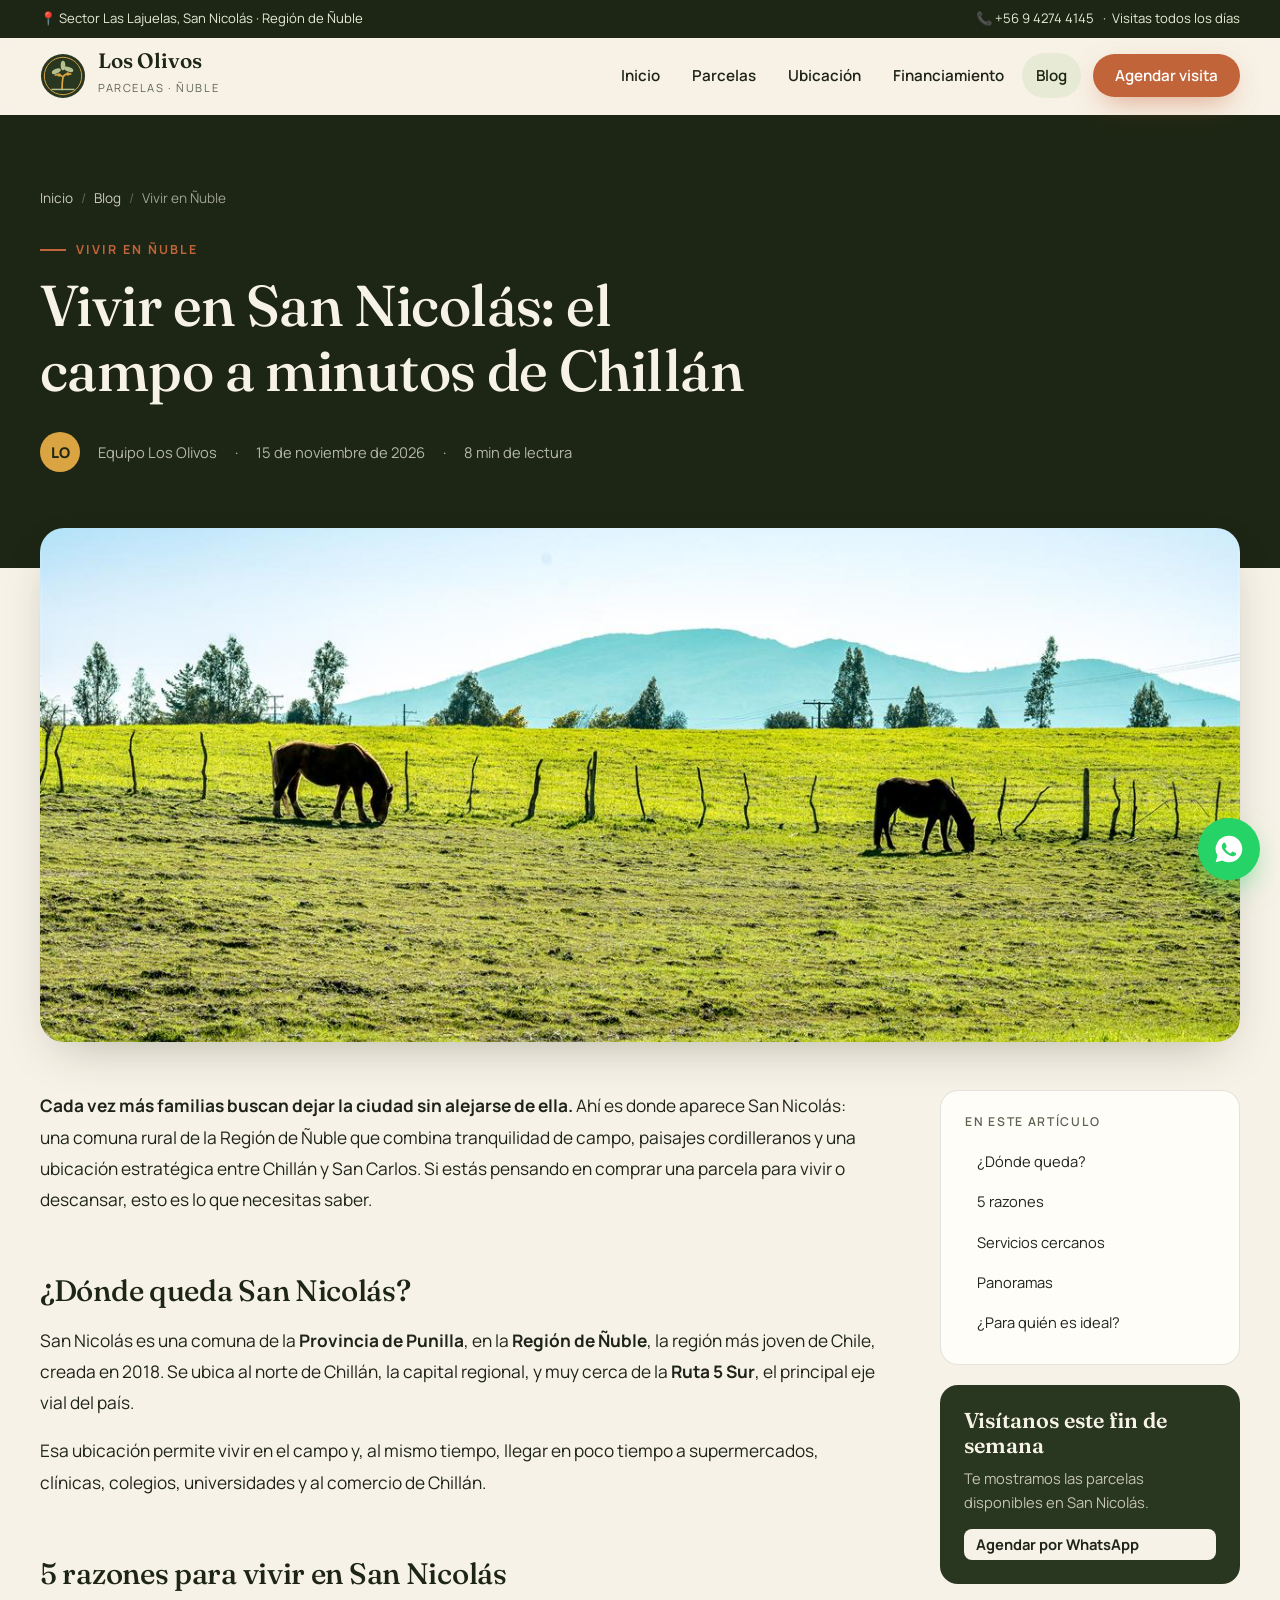
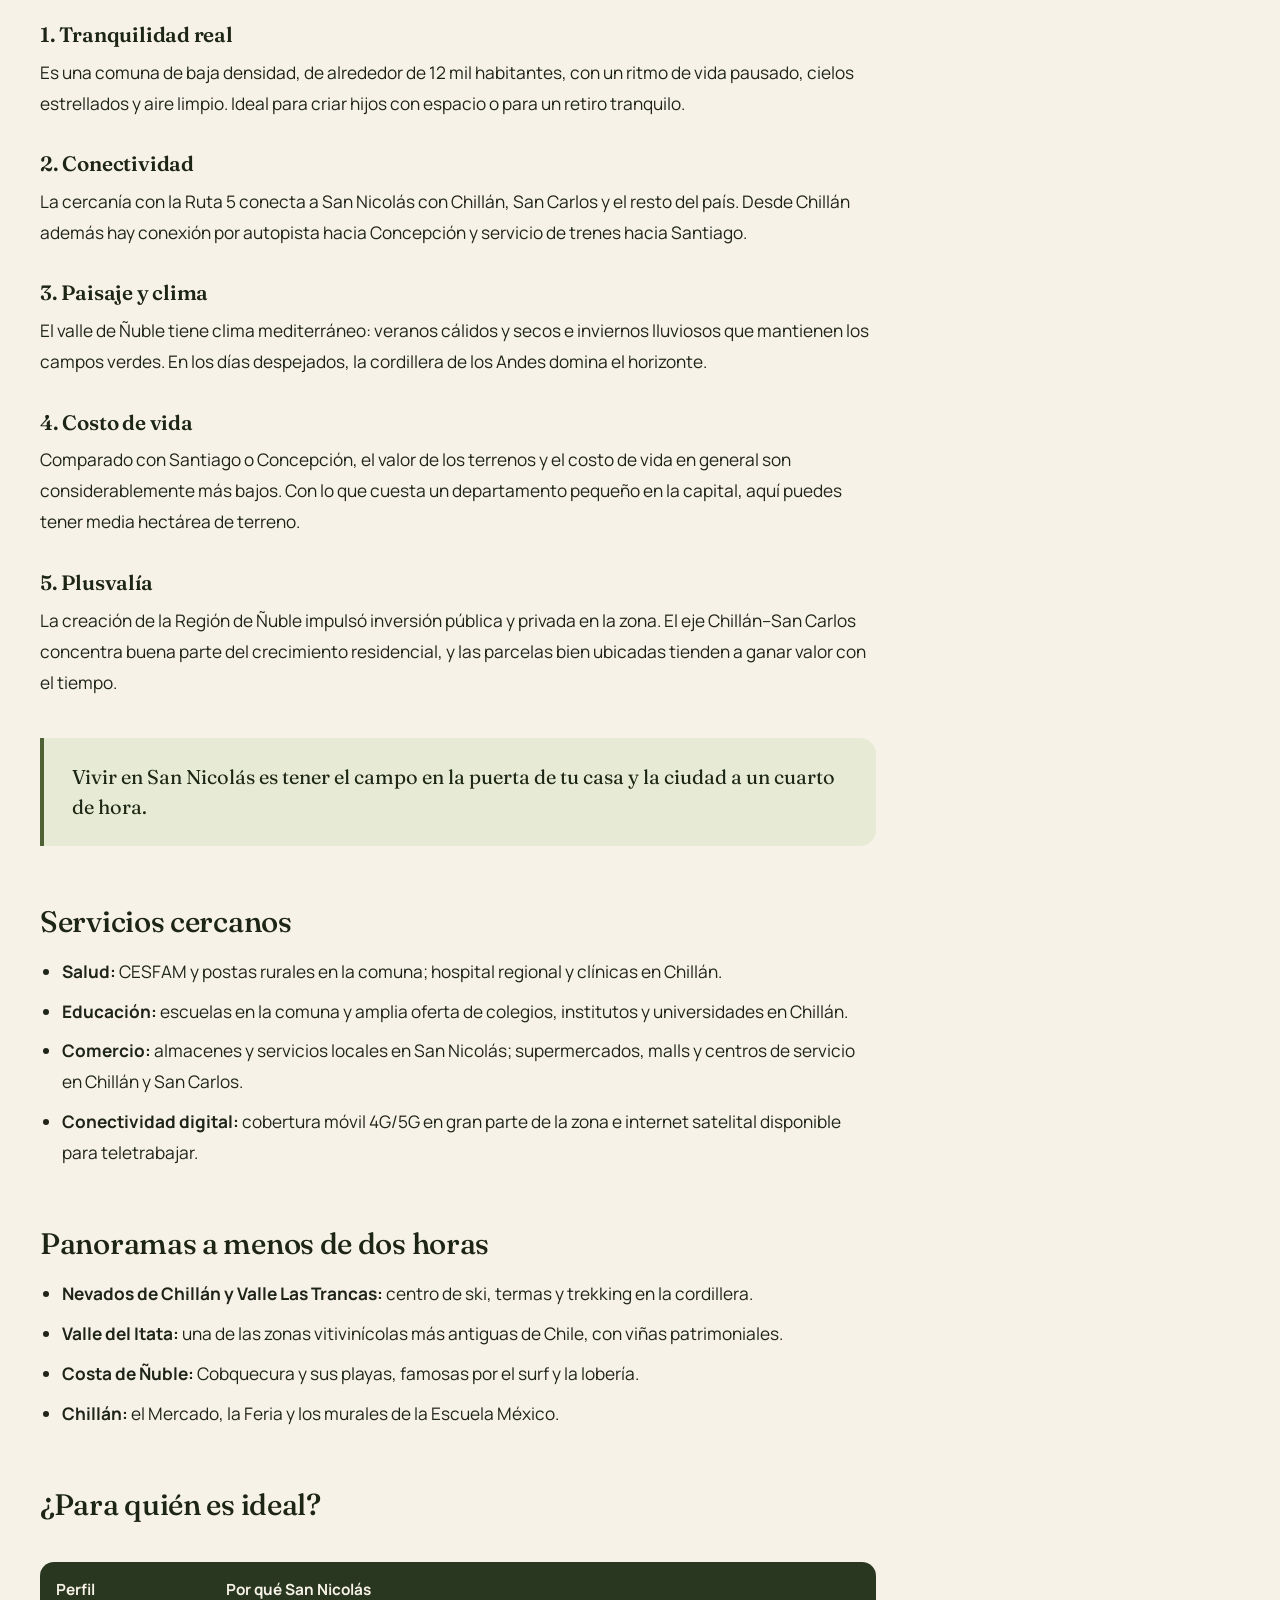
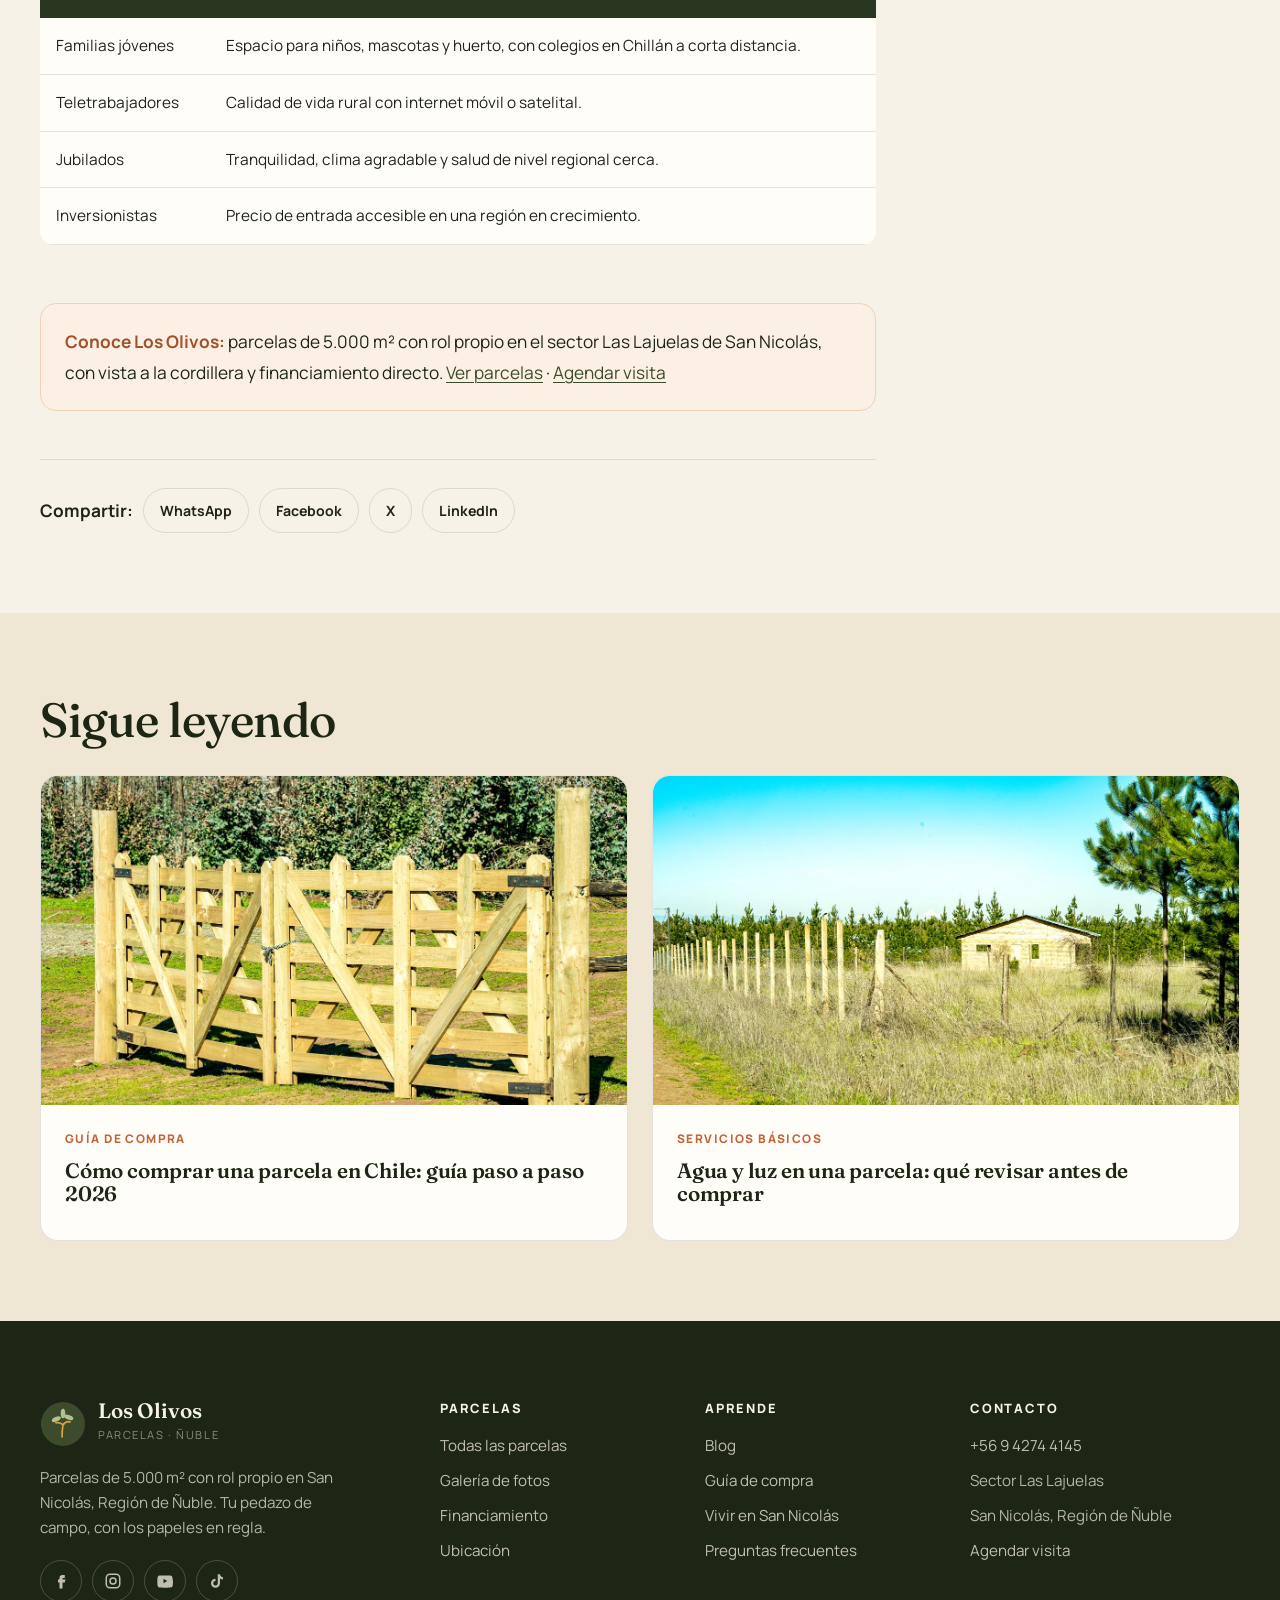
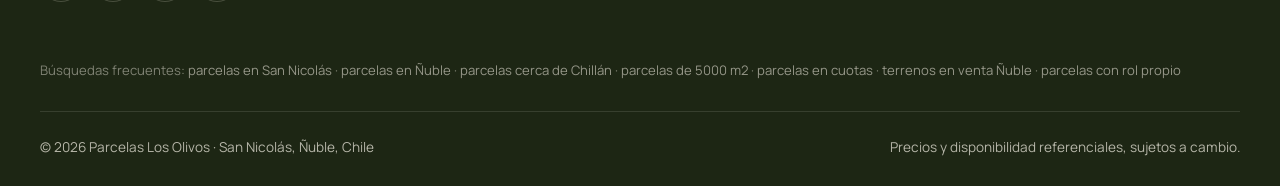
<file: blog/vivir-en-san-nicolas-nuble.html>
<!doctype html>
<html lang="es-CL" class="no-js">
<head>
  <meta charset="utf-8">
  <meta name="viewport" content="width=device-width, initial-scale=1">
  <meta name="theme-color" content="#1d2614">
<title>Vivir en San Nicolás, Ñuble: el campo a minutos de Chillán | Los Olivos</title>
  <meta name="description" content="¿Pensando en vivir en San Nicolás, Región de Ñuble? Conectividad con Chillán, servicios, clima, costo de vida y panoramas cerca. Todo lo que debes saber antes de mudarte al campo.">
  <link rel="canonical" href="https://www.parcelaslosolivos.cl/blog/vivir-en-san-nicolas-nuble">
  <meta name="robots" content="index, follow, max-image-preview:large">
  <meta property="og:type" content="article">
  <meta property="og:title" content="Vivir en San Nicolás, Ñuble: el campo a minutos de Chillán">
  <meta property="og:image" content="https://www.parcelaslosolivos.cl/img/blog/vivir-san-nicolas.jpg">
  <meta property="article:published_time" content="2026-11-15">
  <script type="application/ld+json">
  {
    "@context": "https://schema.org",
    "@graph": [
      { "@type": "BlogPosting", "headline": "Vivir en San Nicolás, Ñuble: el campo a minutos de Chillán",
        "image": "https://www.parcelaslosolivos.cl/img/blog/vivir-san-nicolas.jpg",
        "datePublished": "2026-11-15", "dateModified": "2026-11-15", "inLanguage": "es-CL",
        "author": { "@type": "Organization", "name": "Equipo Parcelas Los Olivos" },
        "publisher": { "@type": "Organization", "name": "Parcelas Los Olivos" },
        "about": { "@type": "Place", "name": "San Nicolás, Región de Ñuble, Chile" },
        "mainEntityOfPage": "https://www.parcelaslosolivos.cl/blog/vivir-en-san-nicolas-nuble" },
      { "@type": "BreadcrumbList", "itemListElement": [
        { "@type": "ListItem", "position": 1, "name": "Inicio", "item": "https://www.parcelaslosolivos.cl/" },
        { "@type": "ListItem", "position": 2, "name": "Blog", "item": "https://www.parcelaslosolivos.cl/blog/" },
        { "@type": "ListItem", "position": 3, "name": "Vivir en San Nicolás" } ] }
    ]
  }
  </script>
  <link rel="icon" href="../favicon.svg" type="image/svg+xml">
  <link rel="preconnect" href="https://fonts.googleapis.com">
  <link rel="preconnect" href="https://fonts.gstatic.com" crossorigin>
  <link href="https://fonts.googleapis.com/css2?family=Fraunces:ital,opsz,wght@0,9..144,400;0,9..144,500;0,9..144,600;1,9..144,400&family=Manrope:wght@400;500;600;700;800&display=swap" rel="stylesheet">
  <link rel="stylesheet" href="../css/styles.css">
</head>
<body>
<a class="skip" href="#contenido">Saltar al contenido</a>
<div class="topbar">
  <div class="container">
    <span>📍 Sector Las Lajuelas, San Nicolás · Región de Ñuble</span>
    <span class="hide-sm"><a href="tel:+56942744145">📞 +56 9 4274 4145</a> &nbsp;·&nbsp; Visitas todos los días</span>
  </div>
</div>

<header class="header">
  <div class="container">
    <a class="brand" href="../index.html" aria-label="Parcelas Los Olivos, inicio">
      <svg viewBox="0 0 48 48" aria-hidden="true"><circle cx="24" cy="24" r="23" fill="#2a3720"/><circle cx="24" cy="24" r="19.5" fill="none" stroke="#d9a441" stroke-width="1"/><path d="M23 38c0-6 .5-10 1-13m0 0c-2-2-5-3-8-2m8 2c2-3 5-4 8-3" stroke="#d9a441" stroke-width="1.8" fill="none" stroke-linecap="round"/><ellipse cx="17" cy="19" rx="5" ry="2.4" fill="#b5c08f" transform="rotate(-25 17 19)"/><ellipse cx="30" cy="17" rx="5" ry="2.4" fill="#b5c08f" transform="rotate(20 30 17)"/><ellipse cx="24" cy="13" rx="2.4" ry="5" fill="#b5c08f"/><circle cx="20" cy="23" r="1.8" fill="#d9a441"/><circle cx="29" cy="22" r="1.8" fill="#d9a441"/><path d="M12 38h24" stroke="#b5c08f" stroke-width="1.5"/></svg>
      <span><b>Los Olivos</b><small>Parcelas · Ñuble</small></span>
    </a>
    <button class="menu-toggle" aria-label="Abrir menú" aria-expanded="false" aria-controls="nav">
      <svg viewBox="0 0 24 24" fill="none" stroke="currentColor" stroke-width="2" stroke-linecap="round"><path d="M4 7h16M4 12h16M4 17h16"/></svg>
    </button>
    <nav class="nav" id="nav" aria-label="Principal">
      <a href="../index.html">Inicio</a>
      <a href="../parcelas.html">Parcelas</a>
      <a href="../index.html#ubicacion">Ubicación</a>
      <a href="../index.html#financiamiento">Financiamiento</a>
      <a href="index.html" aria-current="page">Blog</a>
      <a href="../index.html#contacto" class="btn btn--primary">Agendar visita</a>
    </nav>
  </div>
</header>
<main id="contenido">
<div class="progress" aria-hidden="true"></div>
  <section class="page-hero" style="padding-bottom:96px">
    <div class="container">
      <nav class="breadcrumbs" aria-label="Ruta"><ol><li><a href="../index.html">Inicio</a></li><li><a href="index.html">Blog</a></li><li aria-current="page">Vivir en Ñuble</li></ol></nav>
      <span class="eyebrow">Vivir en Ñuble</span>
      <h1>Vivir en San Nicolás: el campo a minutos de Chillán</h1>
      <div class="article-meta"><span class="avatar">LO</span><span>Equipo Los Olivos</span><span>·</span><time datetime="2026-11-15">15 de noviembre de 2026</time><span>·</span><span>8 min de lectura</span></div>
    </div>
  </section>
  <div class="container">
    <div class="article-cover" data-art="14"></div>
    <div class="article-layout">
      <article class="article">
        <p><b>Cada vez más familias buscan dejar la ciudad sin alejarse de ella.</b> Ahí es donde aparece San Nicolás: una comuna rural de la Región de Ñuble que combina tranquilidad de campo, paisajes cordilleranos y una ubicación estratégica entre Chillán y San Carlos. Si estás pensando en comprar una parcela para vivir o descansar, esto es lo que necesitas saber.</p>

        <h2 id="donde">¿Dónde queda San Nicolás?</h2>
        <p>San Nicolás es una comuna de la <b>Provincia de Punilla</b>, en la <b>Región de Ñuble</b>, la región más joven de Chile, creada en 2018. Se ubica al norte de Chillán, la capital regional, y muy cerca de la <b>Ruta 5 Sur</b>, el principal eje vial del país.</p>
        <p>Esa ubicación permite vivir en el campo y, al mismo tiempo, llegar en poco tiempo a supermercados, clínicas, colegios, universidades y al comercio de Chillán.</p>

        <h2 id="por-que">5 razones para vivir en San Nicolás</h2>
        <h3>1. Tranquilidad real</h3>
        <p>Es una comuna de baja densidad, de alrededor de 12 mil habitantes, con un ritmo de vida pausado, cielos estrellados y aire limpio. Ideal para criar hijos con espacio o para un retiro tranquilo.</p>
        <h3>2. Conectividad</h3>
        <p>La cercanía con la Ruta 5 conecta a San Nicolás con Chillán, San Carlos y el resto del país. Desde Chillán además hay conexión por autopista hacia Concepción y servicio de trenes hacia Santiago.</p>
        <h3>3. Paisaje y clima</h3>
        <p>El valle de Ñuble tiene clima mediterráneo: veranos cálidos y secos e inviernos lluviosos que mantienen los campos verdes. En los días despejados, la cordillera de los Andes domina el horizonte.</p>
        <h3>4. Costo de vida</h3>
        <p>Comparado con Santiago o Concepción, el valor de los terrenos y el costo de vida en general son considerablemente más bajos. Con lo que cuesta un departamento pequeño en la capital, aquí puedes tener media hectárea de terreno.</p>
        <h3>5. Plusvalía</h3>
        <p>La creación de la Región de Ñuble impulsó inversión pública y privada en la zona. El eje Chillán–San Carlos concentra buena parte del crecimiento residencial, y las parcelas bien ubicadas tienden a ganar valor con el tiempo.</p>

        <blockquote>Vivir en San Nicolás es tener el campo en la puerta de tu casa y la ciudad a un cuarto de hora.</blockquote>

        <h2 id="servicios">Servicios cercanos</h2>
        <ul>
          <li><b>Salud:</b> CESFAM y postas rurales en la comuna; hospital regional y clínicas en Chillán.</li>
          <li><b>Educación:</b> escuelas en la comuna y amplia oferta de colegios, institutos y universidades en Chillán.</li>
          <li><b>Comercio:</b> almacenes y servicios locales en San Nicolás; supermercados, malls y centros de servicio en Chillán y San Carlos.</li>
          <li><b>Conectividad digital:</b> cobertura móvil 4G/5G en gran parte de la zona e internet satelital disponible para teletrabajar.</li>
        </ul>

        <h2 id="panoramas">Panoramas a menos de dos horas</h2>
        <ul>
          <li><b>Nevados de Chillán y Valle Las Trancas:</b> centro de ski, termas y trekking en la cordillera.</li>
          <li><b>Valle del Itata:</b> una de las zonas vitivinícolas más antiguas de Chile, con viñas patrimoniales.</li>
          <li><b>Costa de Ñuble:</b> Cobquecura y sus playas, famosas por el surf y la lobería.</li>
          <li><b>Chillán:</b> el Mercado, la Feria y los murales de la Escuela México.</li>
        </ul>

        <h2 id="para-quien">¿Para quién es ideal?</h2>
        <div class="table-wrap"><table>
          <thead><tr><th>Perfil</th><th>Por qué San Nicolás</th></tr></thead>
          <tbody>
            <tr><td>Familias jóvenes</td><td>Espacio para niños, mascotas y huerto, con colegios en Chillán a corta distancia.</td></tr>
            <tr><td>Teletrabajadores</td><td>Calidad de vida rural con internet móvil o satelital.</td></tr>
            <tr><td>Jubilados</td><td>Tranquilidad, clima agradable y salud de nivel regional cerca.</td></tr>
            <tr><td>Inversionistas</td><td>Precio de entrada accesible en una región en crecimiento.</td></tr>
          </tbody>
        </table></div>

        <div class="callout"><b>Conoce Los Olivos:</b> parcelas de 5.000 m² con rol propio en el sector Las Lajuelas de San Nicolás, con vista a la cordillera y financiamiento directo. <a href="../parcelas.html">Ver parcelas</a> · <a href="../index.html#contacto">Agendar visita</a></div>
        <div class="share">Compartir: <a data-share="wa">WhatsApp</a><a data-share="fb">Facebook</a><a data-share="x">X</a><a data-share="in">LinkedIn</a></div>
      </article>
      <aside class="toc">
        <nav aria-label="Índice del artículo"><h4>En este artículo</h4><ol>
          <li><a href="#donde">¿Dónde queda?</a></li><li><a href="#por-que">5 razones</a></li><li><a href="#servicios">Servicios cercanos</a></li><li><a href="#panoramas">Panoramas</a></li><li><a href="#para-quien">¿Para quién es ideal?</a></li>
        </ol></nav>
        <div class="side-cta"><h4>Visítanos este fin de semana</h4><p>Te mostramos las parcelas disponibles en San Nicolás.</p><a class="btn btn--light btn--block" data-wa="Hola! Quiero visitar las parcelas Los Olivos este fin de semana.">Agendar por WhatsApp</a></div>
      </aside>
    </div>
  </div>
  <section class="section section--tight section--sand" style="margin-top:80px">
    <div class="container"><h2>Sigue leyendo</h2><div class="grid grid-2" style="margin-top:28px">
      <a class="post-card" href="como-comprar-parcela-en-chile.html"><div class="post-card__img" data-art="21" data-trees="no"></div><div class="post-card__body"><span class="post-card__cat">Guía de compra</span><h3>Cómo comprar una parcela en Chile: guía paso a paso 2026</h3></div></a>
      <a class="post-card" href="agua-y-luz-en-parcelas.html"><div class="post-card__img" data-art="7"></div><div class="post-card__body"><span class="post-card__cat">Servicios básicos</span><h3>Agua y luz en una parcela: qué revisar antes de comprar</h3></div></a>
    </div></div>
  </section>
</main>
<footer class="footer">
  <div class="container">
    <div class="footer-grid">
      <div>
        <a class="brand" href="../index.html"><svg viewBox="0 0 48 48" aria-hidden="true"><circle cx="24" cy="24" r="23" fill="#3b4b2b"/><path d="M23 38c0-6 .5-10 1-13m0 0c-2-2-5-3-8-2m8 2c2-3 5-4 8-3" stroke="#d9a441" stroke-width="1.8" fill="none"/><ellipse cx="17" cy="19" rx="5" ry="2.4" fill="#b5c08f" transform="rotate(-25 17 19)"/><ellipse cx="30" cy="17" rx="5" ry="2.4" fill="#b5c08f" transform="rotate(20 30 17)"/><ellipse cx="24" cy="13" rx="2.4" ry="5" fill="#b5c08f"/></svg><span><b>Los Olivos</b><small>Parcelas · Ñuble</small></span></a>
        <p style="margin-top:18px;max-width:34ch">Parcelas de 5.000 m² con rol propio en San Nicolás, Región de Ñuble. Tu pedazo de campo, con los papeles en regla.</p>
        <div class="socials">
          <a href="https://www.facebook.com/profile.php?id=61596633750060" target="_blank" rel="noopener" aria-label="Facebook"><svg viewBox="0 0 24 24" fill="currentColor"><path d="M14 8h3V4h-3a4 4 0 0 0-4 4v2H8v4h2v8h4v-8h3l1-4h-4V8z"/></svg></a>
          <a href="#" aria-label="Instagram"><svg viewBox="0 0 24 24" fill="none" stroke="currentColor" stroke-width="2"><rect x="3" y="3" width="18" height="18" rx="5"/><circle cx="12" cy="12" r="4"/></svg></a>
          <a href="#" aria-label="YouTube"><svg viewBox="0 0 24 24" fill="currentColor"><path d="M22 8s-.2-1.6-.9-2.3c-.8-.9-1.8-.9-2.2-1C15.8 4.5 12 4.5 12 4.5s-3.8 0-6.9.2c-.4.1-1.4.1-2.2 1C2.2 6.4 2 8 2 8s-.2 1.9-.2 3.8v1.8c0 1.9.2 3.8.2 3.8s.2 1.6.9 2.3c.8.9 1.9.9 2.4 1 1.7.2 7.1.2 7.1.2s3.8 0 6.9-.2c.4-.1 1.4-.1 2.2-1 .7-.7.9-2.3.9-2.3s.2-1.9.2-3.8v-1.8C22.2 9.9 22 8 22 8zM10 15V9l5 3z"/></svg></a>
          <a href="#" aria-label="TikTok"><svg viewBox="0 0 24 24" fill="currentColor"><path d="M16 3c.3 2.2 1.7 3.7 4 4v3a7 7 0 0 1-4-1.3V15a6 6 0 1 1-6-6v3a3 3 0 1 0 3 3V3z"/></svg></a>
        </div>
      </div>
      <div><h4>Parcelas</h4><ul><li><a href="../parcelas.html">Todas las parcelas</a></li><li><a href="../index.html#galeria">Galería de fotos</a></li><li><a href="../index.html#financiamiento">Financiamiento</a></li><li><a href="../index.html#ubicacion">Ubicación</a></li></ul></div>
      <div><h4>Aprende</h4><ul><li><a href="index.html">Blog</a></li><li><a href="como-comprar-parcela-en-chile.html">Guía de compra</a></li><li><a href="vivir-en-san-nicolas-nuble.html">Vivir en San Nicolás</a></li><li><a href="../index.html#preguntas">Preguntas frecuentes</a></li></ul></div>
      <div><h4>Contacto</h4><ul><li><a href="tel:+56942744145">+56 9 4274 4145</a></li><li>Sector Las Lajuelas</li><li>San Nicolás, Región de Ñuble</li><li><a href="../index.html#contacto">Agendar visita</a></li></ul></div>
    </div>
    <p class="seo-links">Búsquedas frecuentes: <a href="../parcelas.html">parcelas en San Nicolás</a> · <a href="../parcelas.html">parcelas en Ñuble</a> · <a href="../parcelas.html">parcelas cerca de Chillán</a> · <a href="../parcelas.html">parcelas de 5000 m2</a> · <a href="../index.html#financiamiento">parcelas en cuotas</a> · <a href="../parcelas.html">terrenos en venta Ñuble</a> · <a href="como-comprar-parcela-en-chile.html">parcelas con rol propio</a></p>
    <div class="footer-bottom"><span>© <span data-year>2026</span> Parcelas Los Olivos · San Nicolás, Ñuble, Chile</span><span>Precios y disponibilidad referenciales, sujetos a cambio.</span></div>
  </div>
</footer>

<div class="wa-float"><span class="bubble">¿Te ayudo a elegir tu parcela? 👋</span><a data-wa aria-label="Escribir por WhatsApp"><svg viewBox="0 0 24 24" fill="currentColor"><path d="M12 2a10 10 0 0 0-8.6 15.1L2 22l5-1.3A10 10 0 1 0 12 2zm5.3 14.2c-.2.6-1.3 1.2-1.8 1.2s-1 .3-3.4-.7a11.6 11.6 0 0 1-4.5-4c-.6-.8-1-1.8-1-2.8a3 3 0 0 1 1-2.2c.2-.3.5-.3.7-.3h.5c.2 0 .4 0 .6.5l.8 2c.1.2.1.4 0 .5l-.4.6-.4.4c-.1.2-.3.3-.1.6.6 1 1.3 1.8 2.2 2.4.6.4 1.2.7 1.4.8.3.1.4 0 .6-.1l.8-1c.2-.3.4-.2.6-.1l1.9.9c.3.1.4.2.5.3 0 .4 0 .9-.2 1.5z"/></svg></a></div>


<script src="../js/main.js"></script>

</body>
</html>
</file>
<file: css/styles.css>
/* =========================================================
   Parcelas Los Olivos — San Nicolás, Ñuble
   Hoja de estilos principal (sin frameworks, carga rápida)
   ========================================================= */

:root {
  --olive-900: #1d2614;
  --olive-800: #2a3720;
  --olive-700: #3b4b2b;
  --olive-600: #4f6236;
  --olive-500: #6b7f45;
  --olive-300: #b5c08f;
  --olive-100: #e7ebd6;
  --cream: #f7f2e7;
  --cream-2: #efe7d4;
  --sand: #dccaa3;
  --terra: #c2643a;
  --terra-dark: #a24f2b;
  --gold: #d9a441;
  --ink: #1f2419;
  --muted: #5d6452;
  --white: #fffdf8;
  --line: rgba(31, 36, 25, .12);

  --radius: 18px;
  --radius-sm: 10px;
  --shadow: 0 18px 50px -20px rgba(29, 38, 20, .35);
  --shadow-sm: 0 6px 20px -10px rgba(29, 38, 20, .3);
  --max: 1200px;
  --font-display: "Fraunces", Georgia, serif;
  --font-body: "Manrope", system-ui, -apple-system, "Segoe UI", sans-serif;
}

*, *::before, *::after { box-sizing: border-box; }
html { scroll-behavior: smooth; -webkit-text-size-adjust: 100%; }
body {
  margin: 0;
  font-family: var(--font-body);
  color: var(--ink);
  background: var(--cream);
  line-height: 1.65;
  font-size: 17px;
  -webkit-font-smoothing: antialiased;
  overflow-x: hidden;
}
img, svg { max-width: 100%; display: block; }
a { color: var(--olive-700); text-decoration-thickness: 1px; text-underline-offset: 3px; }
a:hover { color: var(--terra); }
h1, h2, h3, h4 { font-family: var(--font-display); line-height: 1.12; margin: 0 0 .5em; color: var(--olive-900); font-weight: 600; letter-spacing: -.01em; }
h1 { font-size: clamp(2.4rem, 6vw, 4.6rem); font-weight: 500; }
h2 { font-size: clamp(1.9rem, 4vw, 3rem); font-weight: 500; }
h3 { font-size: 1.35rem; }
p { margin: 0 0 1em; }
.skip { position: absolute; left: -999px; top: 8px; background: var(--olive-900); color: #fff; padding: 8px 14px; border-radius: 8px; z-index: 100; }
.skip:focus { left: 8px; }
:focus-visible { outline: 3px solid var(--gold); outline-offset: 3px; border-radius: 4px; }

.container { width: min(100% - 32px, var(--max)); margin-inline: auto; }
.section { padding: clamp(64px, 10vw, 120px) 0; position: relative; }
.section--tight { padding: clamp(48px, 7vw, 80px) 0; }
.section--dark { background: var(--olive-900); color: var(--cream); }
.section--dark h2, .section--dark h3 { color: var(--cream); }
.section--sand { background: var(--cream-2); }
.eyebrow { display: inline-flex; align-items: center; gap: 10px; font-size: .78rem; font-weight: 700; letter-spacing: .16em; text-transform: uppercase; color: var(--terra); margin-bottom: 14px; }
.eyebrow::before { content: ""; width: 26px; height: 2px; background: currentColor; }
.section--dark .eyebrow { color: var(--gold); }
.lead { font-size: clamp(1.05rem, 1.6vw, 1.22rem); color: var(--muted); max-width: 62ch; }
.section--dark .lead { color: rgba(247, 242, 231, .75); }
.center { text-align: center; }
.center .lead { margin-inline: auto; }
.center .eyebrow { justify-content: center; }

/* ---------- Botones ---------- */
.btn { display: inline-flex; align-items: center; justify-content: center; gap: 10px; padding: 15px 26px; border-radius: 999px; font-weight: 700; font-size: .98rem; text-decoration: none; border: 2px solid transparent; cursor: pointer; transition: transform .2s ease, background .2s ease, box-shadow .2s ease, color .2s; font-family: inherit; line-height: 1; }
.btn:hover { transform: translateY(-2px); }
.btn--primary { background: var(--terra); color: #fff; box-shadow: 0 10px 30px -10px rgba(194, 100, 58, .7); }
.btn--primary:hover { background: var(--terra-dark); color: #fff; }
.btn--light { background: var(--cream); color: var(--olive-900); }
.btn--light:hover { background: #fff; color: var(--olive-900); }
.btn--ghost { border-color: currentColor; color: inherit; background: transparent; }
.btn--ghost:hover { background: rgba(255,255,255,.1); color: inherit; }
.btn--olive { background: var(--olive-700); color: var(--cream); }
.btn--olive:hover { background: var(--olive-800); color: #fff; }
.btn--wa { background: #25d366; color: #0b3d1f; }
.btn--wa:hover { background: #1fbe5b; color: #0b3d1f; }
.btn svg { width: 20px; height: 20px; flex: none; }
.btn--block { width: 100%; }

/* ---------- Header ---------- */
.topbar { background: var(--olive-900); color: var(--olive-100); font-size: .82rem; }
.topbar .container { display: flex; justify-content: space-between; gap: 16px; padding: 8px 0; flex-wrap: wrap; }
.topbar a { color: var(--olive-100); text-decoration: none; }
.topbar a:hover { color: var(--gold); }
.topbar span { display: inline-flex; align-items: center; gap: 6px; }
.header { position: sticky; top: 0; z-index: 50; background: rgba(247, 242, 231, .86); backdrop-filter: saturate(1.4) blur(14px); -webkit-backdrop-filter: saturate(1.4) blur(14px); border-bottom: 1px solid transparent; transition: border-color .3s, box-shadow .3s; }
.header.is-scrolled { border-color: var(--line); box-shadow: 0 8px 30px -20px rgba(0,0,0,.3); }
.header .container { display: flex; align-items: center; justify-content: space-between; height: 76px; gap: 20px; }
.brand { display: flex; align-items: center; gap: 12px; text-decoration: none; color: var(--olive-900); }
.brand svg { width: 46px; height: 46px; }
.brand b { font-family: var(--font-display); font-size: 1.3rem; font-weight: 600; display: block; line-height: 1; }
.brand small { font-size: .7rem; letter-spacing: .14em; text-transform: uppercase; color: var(--muted); }
.nav { display: flex; align-items: center; gap: 4px; }
.nav a { text-decoration: none; color: var(--ink); font-weight: 600; font-size: .95rem; padding: 10px 14px; border-radius: 999px; transition: background .2s; }
.nav a:hover, .nav a[aria-current="page"] { background: var(--olive-100); color: var(--olive-900); }
.nav .btn { padding: 12px 20px; margin-left: 8px; color: #fff; }
.nav .btn:hover { background: var(--terra-dark); color: #fff; }
.menu-toggle { display: none; background: none; border: 0; padding: 10px; cursor: pointer; color: var(--olive-900); }
.menu-toggle svg { width: 28px; height: 28px; }

@media (max-width: 920px) {
  .menu-toggle { display: block; }
  .nav { position: fixed; inset: 76px 0 auto 0; background: var(--cream); flex-direction: column; align-items: stretch; padding: 16px; gap: 4px; border-bottom: 1px solid var(--line); box-shadow: var(--shadow); transform: translateY(-120%); transition: transform .35s ease; z-index: -1; }
  .nav.is-open { transform: translateY(0); }
  .nav a { padding: 14px 16px; font-size: 1.05rem; }
  .nav .btn { margin: 8px 0 0; }
  .topbar .hide-sm { display: none; }
}

/* ---------- Hero ---------- */
.hero { position: relative; min-height: min(92vh, 860px); display: flex; align-items: flex-end; overflow: hidden; color: var(--cream); isolation: isolate; }
.hero__art { position: absolute; inset: 0; z-index: -2; }
.hero__art picture, .hero__art img { display: block; width: 100%; height: 100%; object-fit: cover; object-position: 50% 30%; }
/* Fotos reales en tarjetas, galerías y portadas */
.frame img, .lot-card__img img, .post-card__img img, .article-cover img, .gallery img { display: block; width: 100%; height: 100%; object-fit: cover; }
.lot-card__img img { transition: transform .6s ease; }
.lot-card:hover .lot-card__img img, .post-card:hover .post-card__img img { transform: scale(1.05); }
.post-card__img img { transition: transform .6s ease; }
.photo-grid { display: grid; grid-template-columns: repeat(4, 1fr); grid-auto-rows: 200px; gap: 12px; margin-top: 32px; }
.photo-grid figure { margin: 0; position: relative; border-radius: 18px; overflow: hidden; background: var(--olive-700); }
.photo-grid__big { grid-column: span 2; grid-row: span 2; }
.photo-grid__wide { grid-column: span 2; }
.photo-grid img { display: block; width: 100%; height: 100%; object-fit: cover; transition: transform .6s ease; }
.photo-grid figure:hover img { transform: scale(1.04); }
.photo-grid figcaption { position: absolute; left: 12px; bottom: 12px; background: rgba(29,38,20,.72); color: #fff; font-size: .8rem; font-weight: 600; padding: 6px 12px; border-radius: 999px; }
@media (max-width: 860px) { .photo-grid { grid-template-columns: repeat(2, 1fr); grid-auto-rows: 160px; } }
@media (max-width: 480px) { .photo-grid { grid-auto-rows: 130px; gap: 8px; } .photo-grid figcaption { font-size: .72rem; padding: 4px 9px; left: 8px; bottom: 8px; } }
.photo-label { position: absolute; top: 18px; left: 18px; background: rgba(29,38,20,.72); color: #fff; font-weight: 700; font-size: .9rem; padding: 7px 14px; border-radius: 999px; }
.hero::after { content: ""; position: absolute; inset: 0; z-index: -1; background: linear-gradient(180deg, rgba(29,38,20,.15) 0%, rgba(29,38,20,.35) 35%, rgba(29,38,20,.7) 65%, rgba(29,38,20,.94) 100%); }
.hero__content { padding: 140px 0 64px; }
.hero h1 { color: var(--cream); max-width: 15ch; text-shadow: 0 4px 30px rgba(0,0,0,.25); }
.hero h1 em { font-style: italic; color: var(--gold); font-weight: 400; }
.hero .lead { color: rgba(247,242,231,.88); max-width: 54ch; }
.hero__actions { display: flex; gap: 14px; flex-wrap: wrap; margin: 28px 0 44px; }
.hero__stats { display: grid; grid-template-columns: repeat(4, 1fr); gap: 1px; background: rgba(247,242,231,.18); border-radius: var(--radius); overflow: hidden; border: 1px solid rgba(247,242,231,.18); backdrop-filter: blur(10px); -webkit-backdrop-filter: blur(10px); }
.hero__stats div { background: rgba(29,38,20,.45); padding: 20px 22px; }
.hero__stats b { font-family: var(--font-display); font-size: clamp(1.5rem, 3vw, 2.1rem); font-weight: 500; display: block; color: #fff; line-height: 1.1; }
.hero__stats span { font-size: .85rem; color: rgba(247,242,231,.75); }
.badge-live { display: inline-flex; align-items: center; gap: 8px; background: rgba(247,242,231,.14); border: 1px solid rgba(247,242,231,.3); padding: 7px 14px; border-radius: 999px; font-size: .84rem; font-weight: 600; margin-bottom: 22px; backdrop-filter: blur(6px); }
.badge-live i { width: 8px; height: 8px; background: #7ee081; border-radius: 50%; box-shadow: 0 0 0 0 rgba(126,224,129,.7); animation: pulse 2s infinite; }
@keyframes pulse { 70% { box-shadow: 0 0 0 10px rgba(126,224,129,0); } 100% { box-shadow: 0 0 0 0 rgba(126,224,129,0); } }
@media (max-width: 760px) { .hero__stats { grid-template-columns: repeat(2, 1fr); } .hero__content { padding-top: 110px; } }

/* animaciones SVG del hero */
.cloud { animation: drift 60s linear infinite; }
.cloud--2 { animation-duration: 90s; animation-delay: -30s; }
@keyframes drift { from { transform: translateX(-20%); } to { transform: translateX(120%); } }
@media (prefers-reduced-motion: reduce) { .cloud, .badge-live i { animation: none; } html { scroll-behavior: auto; } }

/* ---------- Trust strip ---------- */
.trust { background: var(--white); border-bottom: 1px solid var(--line); }
.trust .container { display: flex; justify-content: space-between; gap: 24px; padding: 22px 0; flex-wrap: wrap; }
.trust div { display: flex; align-items: center; gap: 12px; font-weight: 600; font-size: .95rem; color: var(--olive-800); }
.trust svg { width: 30px; height: 30px; color: var(--olive-500); flex: none; }

/* ---------- Grid helpers ---------- */
.grid { display: grid; gap: 24px; }
.grid-2 { grid-template-columns: repeat(2, 1fr); }
.grid-3 { grid-template-columns: repeat(3, 1fr); }
.grid-4 { grid-template-columns: repeat(4, 1fr); }
@media (max-width: 980px) { .grid-4 { grid-template-columns: repeat(2, 1fr); } .grid-3 { grid-template-columns: repeat(2, 1fr); } }
@media (max-width: 680px) { .grid-2, .grid-3, .grid-4 { grid-template-columns: 1fr; } }
.split { display: grid; grid-template-columns: 1.05fr 1fr; gap: clamp(32px, 6vw, 80px); align-items: center; }
@media (max-width: 900px) { .split { grid-template-columns: 1fr; } }
.section-head { display: flex; justify-content: space-between; align-items: flex-end; gap: 24px; margin-bottom: 48px; flex-wrap: wrap; }
.section-head > div { max-width: 640px; }

/* ---------- Feature cards ---------- */
.feature { background: var(--white); border: 1px solid var(--line); border-radius: var(--radius); padding: 30px; transition: transform .3s, box-shadow .3s; }
.feature:hover { transform: translateY(-4px); box-shadow: var(--shadow); }
.feature__icon { width: 56px; height: 56px; border-radius: 16px; background: var(--olive-100); color: var(--olive-700); display: grid; place-items: center; margin-bottom: 20px; }
.feature__icon svg { width: 28px; height: 28px; }
.feature h3 { margin-bottom: 8px; }
.feature p { color: var(--muted); margin: 0; font-size: .97rem; }

/* ---------- Media frame ---------- */
.frame { border-radius: 26px; overflow: hidden; box-shadow: var(--shadow); position: relative; aspect-ratio: 4/5; background: var(--olive-700); }
.frame svg { width: 100%; height: 100%; }
.frame__tag { position: absolute; left: 20px; bottom: 20px; right: 20px; background: rgba(255,253,248,.94); border-radius: 14px; padding: 16px 18px; display: flex; gap: 14px; align-items: center; box-shadow: var(--shadow-sm); }
.frame__tag b { font-family: var(--font-display); font-size: 1.6rem; color: var(--terra); line-height: 1; }
.frame__tag span { font-size: .88rem; color: var(--muted); line-height: 1.35; }
.checklist { list-style: none; padding: 0; margin: 24px 0 32px; display: grid; gap: 14px; }
.checklist li { display: flex; gap: 14px; align-items: flex-start; }
.checklist li::before { content: ""; flex: none; width: 24px; height: 24px; margin-top: 2px; border-radius: 50%; background: var(--olive-600) url("data:image/svg+xml,%3Csvg xmlns='http://www.w3.org/2000/svg' viewBox='0 0 24 24' fill='none' stroke='%23fff' stroke-width='3' stroke-linecap='round' stroke-linejoin='round'%3E%3Cpath d='M5 12l5 5L20 7'/%3E%3C/svg%3E") center/14px no-repeat; }
.section--dark .checklist li::before { background-color: var(--gold); }

/* ---------- Masterplan ---------- */
.plan-wrap { display: grid; grid-template-columns: 1fr 340px; gap: 28px; align-items: start; }
@media (max-width: 980px) { .plan-wrap { grid-template-columns: 1fr; } }
.plan { background: #e9e3cf; border-radius: 24px; padding: 14px; box-shadow: var(--shadow); position: relative; }
.plan svg { width: 100%; height: auto; border-radius: 16px; }
.lot { cursor: pointer; transition: filter .2s, opacity .2s; stroke: #fffdf8; stroke-width: 3; }
.lot:hover, .lot.is-active { filter: brightness(1.12) drop-shadow(0 4px 8px rgba(0,0,0,.25)); }
.lot.is-active { stroke: var(--gold); stroke-width: 5; }
.lot--disponible { fill: #7f9a4f; }
.lot--reservado { fill: #d9a441; }
.lot--vendido { fill: #a9a597; cursor: not-allowed; }
.lot-label { font: 700 15px var(--font-body); fill: #fff; pointer-events: none; text-anchor: middle; dominant-baseline: middle; }
.lot--vendido + .lot-label { fill: #f3f0e6; }
.legend { display: flex; gap: 18px; flex-wrap: wrap; margin-top: 14px; padding: 0 8px; font-size: .88rem; font-weight: 600; color: var(--muted); }
.legend span { display: inline-flex; align-items: center; gap: 8px; }
.legend i { width: 14px; height: 14px; border-radius: 4px; }
.lot-panel { background: var(--white); border-radius: 24px; padding: 28px; box-shadow: var(--shadow); border: 1px solid var(--line); position: sticky; top: 100px; }
.lot-panel h3 { font-size: 1.8rem; margin-bottom: 4px; }
.lot-panel .status { display: inline-block; font-size: .78rem; font-weight: 800; text-transform: uppercase; letter-spacing: .1em; padding: 5px 12px; border-radius: 999px; margin-bottom: 18px; }
.status--disponible { background: #e3ecd2; color: #3b5a1c; }
.status--reservado { background: #f7e6c2; color: #8a5d0c; }
.status--vendido { background: #e6e3da; color: #6a675c; }
.lot-panel dl { display: grid; grid-template-columns: 1fr 1fr; gap: 14px; margin: 0 0 24px; }
.lot-panel dt { font-size: .76rem; text-transform: uppercase; letter-spacing: .1em; color: var(--muted); font-weight: 700; }
.lot-panel dd { margin: 2px 0 0; font-weight: 700; font-size: 1.05rem; }
.lot-panel .price { font-family: var(--font-display); font-size: 2rem; color: var(--olive-900); margin: 0 0 4px; }
.lot-panel .price small { font-family: var(--font-body); font-size: .8rem; color: var(--muted); font-weight: 600; display: block; }
.lot-panel .btn + .btn { margin-top: 10px; }
.lot-panel__empty { color: var(--muted); }
.lot-panel__empty svg { width: 54px; height: 54px; color: var(--olive-300); margin-bottom: 14px; }

/* ---------- Lot cards ---------- */
.lot-card { background: var(--white); border-radius: var(--radius); overflow: hidden; border: 1px solid var(--line); display: flex; flex-direction: column; transition: transform .3s, box-shadow .3s; text-decoration: none; color: inherit; }
.lot-card:hover { transform: translateY(-6px); box-shadow: var(--shadow); color: inherit; }
.lot-card__img { aspect-ratio: 16/10; position: relative; overflow: hidden; }
.lot-card__img svg { width: 100%; height: 100%; transition: transform .6s ease; }
.lot-card:hover .lot-card__img svg { transform: scale(1.05); }
.lot-card__img .status { position: absolute; top: 14px; left: 14px; font-size: .74rem; font-weight: 800; text-transform: uppercase; letter-spacing: .1em; padding: 6px 12px; border-radius: 999px; }
.lot-card__body { padding: 22px 22px 24px; display: flex; flex-direction: column; flex: 1; }
.lot-card__body h3 { margin-bottom: 4px; }
.lot-card__meta { display: flex; gap: 16px; flex-wrap: wrap; color: var(--muted); font-size: .88rem; margin-bottom: 16px; }
.lot-card__meta span { display: inline-flex; align-items: center; gap: 6px; }
.lot-card__meta svg { width: 16px; height: 16px; }
.lot-card__foot { margin-top: auto; display: flex; justify-content: space-between; align-items: flex-end; border-top: 1px dashed var(--line); padding-top: 16px; }
.lot-card__price { font-family: var(--font-display); font-size: 1.45rem; color: var(--olive-900); line-height: 1.1; }
.lot-card__price small { display: block; font-family: var(--font-body); font-size: .74rem; color: var(--muted); font-weight: 600; }
.lot-card__cta { font-weight: 700; color: var(--terra); font-size: .92rem; display: inline-flex; align-items: center; gap: 6px; }

/* ---------- Filtros ---------- */
.filters { display: flex; gap: 12px; flex-wrap: wrap; align-items: center; background: var(--white); padding: 14px; border-radius: 18px; border: 1px solid var(--line); margin-bottom: 32px; box-shadow: var(--shadow-sm); }
.chip { border: 1.5px solid var(--line); background: transparent; padding: 10px 18px; border-radius: 999px; font: 600 .92rem var(--font-body); cursor: pointer; color: var(--ink); transition: all .2s; }
.chip:hover { border-color: var(--olive-500); }
.chip.is-active { background: var(--olive-800); color: var(--cream); border-color: var(--olive-800); }
.filters select { padding: 10px 16px; border-radius: 999px; border: 1.5px solid var(--line); font: 600 .92rem var(--font-body); background: var(--cream); color: var(--ink); margin-left: auto; }
.results-count { color: var(--muted); font-size: .92rem; margin-bottom: 18px; }

/* ---------- Proceso ---------- */
.steps { counter-reset: step; display: grid; grid-template-columns: repeat(4, 1fr); gap: 20px; }
@media (max-width: 980px) { .steps { grid-template-columns: repeat(2, 1fr); } }
@media (max-width: 560px) { .steps { grid-template-columns: 1fr; } }
.step { position: relative; padding: 30px 26px; border-radius: var(--radius); background: rgba(247,242,231,.06); border: 1px solid rgba(247,242,231,.14); }
.step::before { counter-increment: step; content: "0" counter(step); font-family: var(--font-display); font-size: 3rem; color: var(--gold); line-height: 1; display: block; margin-bottom: 18px; font-weight: 400; }
.step h3 { font-size: 1.2rem; }
.step p { color: rgba(247,242,231,.72); font-size: .95rem; margin: 0; }

/* ---------- Simulador ---------- */
.sim { background: var(--white); border-radius: 28px; box-shadow: var(--shadow); display: grid; grid-template-columns: 1.2fr 1fr; overflow: hidden; border: 1px solid var(--line); }
@media (max-width: 900px) { .sim { grid-template-columns: 1fr; } }
.sim__form { padding: clamp(28px, 4vw, 48px); }
.sim__out { background: var(--olive-800); color: var(--cream); padding: clamp(28px, 4vw, 48px); display: flex; flex-direction: column; justify-content: center; position: relative; overflow: hidden; }
.sim__out::before { content: ""; position: absolute; width: 360px; height: 360px; border-radius: 50%; border: 60px solid rgba(217,164,65,.08); right: -140px; top: -140px; }
.field { margin-bottom: 26px; }
.field label { display: flex; justify-content: space-between; font-weight: 700; font-size: .95rem; margin-bottom: 10px; }
.field label output { color: var(--terra); font-family: var(--font-display); font-size: 1.15rem; }
input[type="range"] { -webkit-appearance: none; appearance: none; width: 100%; height: 8px; border-radius: 999px; background: linear-gradient(to right, var(--olive-600) var(--p, 50%), var(--olive-100) var(--p, 50%)); outline-offset: 6px; }
input[type="range"]::-webkit-slider-thumb { -webkit-appearance: none; width: 26px; height: 26px; border-radius: 50%; background: var(--white); border: 5px solid var(--terra); cursor: grab; box-shadow: 0 4px 12px rgba(0,0,0,.2); }
input[type="range"]::-moz-range-thumb { width: 18px; height: 18px; border-radius: 50%; background: var(--white); border: 5px solid var(--terra); cursor: grab; }
.sim__big { font-family: var(--font-display); font-size: clamp(2.6rem, 6vw, 3.8rem); line-height: 1; color: #fff; margin: 6px 0 4px; }
.sim__row { display: flex; justify-content: space-between; padding: 12px 0; border-bottom: 1px solid rgba(247,242,231,.14); font-size: .95rem; }
.sim__row b { color: #fff; }
.sim__note { font-size: .78rem; color: rgba(247,242,231,.6); margin: 18px 0 22px; }

/* ---------- Ubicación ---------- */
.map-card { border-radius: 26px; overflow: hidden; box-shadow: var(--shadow); background: #dfe3cc; position: relative; }
.map-card svg { width: 100%; height: auto; }
.distances { list-style: none; padding: 0; margin: 28px 0; display: grid; gap: 4px; }
.distances li { display: flex; justify-content: space-between; align-items: center; padding: 14px 0; border-bottom: 1px solid var(--line); font-weight: 600; }
.distances li span:last-child { font-family: var(--font-display); color: var(--terra); font-size: 1.15rem; font-weight: 500; }

/* ---------- FAQ ---------- */
.faq { max-width: 860px; margin-inline: auto; }
.faq details { background: var(--white); border: 1px solid var(--line); border-radius: 16px; margin-bottom: 12px; transition: box-shadow .2s; }
.faq details[open] { box-shadow: var(--shadow-sm); }
.faq summary { list-style: none; cursor: pointer; padding: 22px 64px 22px 26px; font-weight: 700; font-size: 1.05rem; position: relative; }
.faq summary::-webkit-details-marker { display: none; }
.faq summary::after { content: "+"; position: absolute; right: 22px; top: 50%; transform: translateY(-50%); width: 32px; height: 32px; border-radius: 50%; background: var(--olive-100); color: var(--olive-800); display: grid; place-items: center; font-size: 1.4rem; font-weight: 400; transition: transform .3s; }
.faq details[open] summary::after { transform: translateY(-50%) rotate(45deg); background: var(--terra); color: #fff; }
.faq .answer { padding: 0 26px 22px; color: var(--muted); }
.faq .answer p:last-child { margin: 0; }

/* ---------- Blog cards ---------- */
.post-card { background: var(--white); border-radius: var(--radius); overflow: hidden; border: 1px solid var(--line); text-decoration: none; color: inherit; display: flex; flex-direction: column; transition: transform .3s, box-shadow .3s; }
.post-card:hover { transform: translateY(-6px); box-shadow: var(--shadow); color: inherit; }
.post-card__img { aspect-ratio: 16/9; position: relative; overflow: hidden; }
.post-card__img svg { width: 100%; height: 100%; }
.post-card__body { padding: 24px; display: flex; flex-direction: column; flex: 1; }
.post-card__cat { font-size: .74rem; font-weight: 800; letter-spacing: .12em; text-transform: uppercase; color: var(--terra); margin-bottom: 10px; }
.post-card h3 { font-size: 1.3rem; margin-bottom: 10px; }
.post-card p { color: var(--muted); font-size: .95rem; }
.post-card__meta { margin-top: auto; font-size: .84rem; color: var(--muted); display: flex; gap: 14px; }
.post-card--feature { grid-column: span 2; flex-direction: row; }
.post-card--feature .post-card__img { aspect-ratio: auto; flex: 1.2; min-height: 320px; }
.post-card--feature .post-card__body { flex: 1; padding: 36px; justify-content: center; }
.post-card--feature h3 { font-size: 1.9rem; }
@media (max-width: 980px) { .post-card--feature { grid-column: span 2; } }
@media (max-width: 680px) { .post-card--feature { grid-column: span 1; flex-direction: column; } .post-card--feature .post-card__img { min-height: 200px; } }

/* ---------- CTA ---------- */
.cta { background: var(--terra); color: #fff; border-radius: 32px; padding: clamp(40px, 6vw, 72px); display: grid; grid-template-columns: 1.4fr 1fr; gap: 40px; align-items: center; position: relative; overflow: hidden; }
.cta::after { content: ""; position: absolute; right: -80px; bottom: -120px; width: 380px; height: 380px; background: radial-gradient(circle, rgba(255,255,255,.18), transparent 70%); }
.cta h2 { color: #fff; margin-bottom: 12px; }
.cta p { color: rgba(255,255,255,.88); margin: 0; font-size: 1.1rem; }
.cta__actions { display: flex; flex-direction: column; gap: 12px; position: relative; z-index: 1; }
@media (max-width: 820px) { .cta { grid-template-columns: 1fr; } }

/* ---------- Formulario ---------- */
.form { background: var(--white); border-radius: 28px; padding: clamp(26px, 4vw, 44px); box-shadow: var(--shadow); border: 1px solid var(--line); }
.form-row { display: grid; grid-template-columns: 1fr 1fr; gap: 16px; }
@media (max-width: 560px) { .form-row { grid-template-columns: 1fr; } }
.form label { display: block; font-weight: 700; font-size: .88rem; margin-bottom: 6px; }
.form input, .form select, .form textarea { width: 100%; padding: 14px 16px; border-radius: 12px; border: 1.5px solid var(--line); background: var(--cream); font: 500 1rem var(--font-body); color: var(--ink); margin-bottom: 16px; transition: border-color .2s, background .2s; }
.form input:focus, .form select:focus, .form textarea:focus { outline: none; border-color: var(--olive-500); background: #fff; }
.form textarea { min-height: 110px; resize: vertical; }
.form small { display: block; color: var(--muted); font-size: .8rem; margin-top: 12px; text-align: center; }
.form-success { display: none; text-align: center; padding: 30px 0; }
.form-success svg { width: 64px; height: 64px; color: var(--olive-600); margin: 0 auto 14px; }
.form.is-sent .form-body { display: none; }
.form.is-sent .form-success { display: block; }
.contact-list { list-style: none; padding: 0; margin: 28px 0; display: grid; gap: 18px; }
.contact-list li { display: flex; gap: 16px; align-items: center; }
.contact-list .ico { width: 50px; height: 50px; border-radius: 14px; background: rgba(247,242,231,.08); border: 1px solid rgba(247,242,231,.15); display: grid; place-items: center; flex: none; color: var(--gold); }
.contact-list .ico svg { width: 22px; height: 22px; }
.contact-list small { display: block; color: rgba(247,242,231,.6); font-size: .8rem; text-transform: uppercase; letter-spacing: .1em; font-weight: 700; }
.contact-list a, .contact-list b { color: var(--cream); text-decoration: none; font-weight: 700; font-size: 1.05rem; }

/* ---------- Footer ---------- */
.footer { background: var(--olive-900); color: rgba(247,242,231,.7); padding: 80px 0 28px; font-size: .95rem; }
.footer .brand { color: var(--cream); }
.footer .brand small { color: rgba(247,242,231,.5); }
.footer-grid { display: grid; grid-template-columns: 1.6fr 1fr 1fr 1.2fr; gap: 40px; margin-bottom: 56px; }
@media (max-width: 900px) { .footer-grid { grid-template-columns: 1fr 1fr; } }
@media (max-width: 560px) { .footer-grid { grid-template-columns: 1fr; } }
.footer h4 { color: var(--cream); font-family: var(--font-body); font-size: .8rem; text-transform: uppercase; letter-spacing: .14em; margin-bottom: 18px; font-weight: 800; }
.footer ul { list-style: none; padding: 0; margin: 0; display: grid; gap: 10px; }
.footer a { color: rgba(247,242,231,.75); text-decoration: none; }
.footer a:hover { color: var(--gold); }
.footer-bottom { border-top: 1px solid rgba(247,242,231,.12); padding-top: 24px; display: flex; justify-content: space-between; gap: 16px; flex-wrap: wrap; font-size: .85rem; }
.socials { display: flex; gap: 10px; margin-top: 20px; }
.socials a { width: 42px; height: 42px; border-radius: 50%; border: 1px solid rgba(247,242,231,.2); display: grid; place-items: center; transition: background .2s; }
.socials a:hover { background: var(--terra); border-color: var(--terra); color: #fff; }
.socials svg { width: 18px; height: 18px; }
.seo-links { font-size: .82rem; color: rgba(247,242,231,.45); margin-bottom: 28px; line-height: 1.9; }
.seo-links a { color: rgba(247,242,231,.55); }

/* ---------- WhatsApp flotante ---------- */
.wa-float { position: fixed; right: 20px; bottom: 20px; z-index: 60; display: flex; align-items: center; gap: 10px; }
.wa-float a { width: 62px; height: 62px; border-radius: 50%; background: #25d366; display: grid; place-items: center; box-shadow: 0 12px 30px -8px rgba(37,211,102,.6); transition: transform .2s; color: #fff; }
.wa-float a:hover { transform: scale(1.08); color: #fff; }
.wa-float a svg { width: 32px; height: 32px; }
.wa-float .bubble { background: var(--white); padding: 10px 16px; border-radius: 14px 14px 4px 14px; box-shadow: var(--shadow-sm); font-size: .88rem; font-weight: 600; opacity: 0; transform: translateX(10px); transition: all .4s; pointer-events: none; }
.wa-float.show-bubble .bubble { opacity: 1; transform: none; }
@media (max-width: 560px) { .wa-float .bubble { display: none; } }

/* ---------- Page header (interiores) ---------- */
.page-hero { background: var(--olive-900); color: var(--cream); padding: 72px 0 64px; position: relative; overflow: hidden; }
.page-hero h1 { color: var(--cream); font-size: clamp(2.2rem, 5vw, 3.6rem); max-width: 20ch; }
.page-hero .lead { color: rgba(247,242,231,.78); }
.page-hero__pattern { position: absolute; right: -60px; top: -40px; width: 520px; opacity: .12; color: var(--gold); }
.breadcrumbs { font-size: .85rem; margin-bottom: 22px; color: rgba(247,242,231,.6); }
.breadcrumbs ol { list-style: none; display: flex; gap: 8px; padding: 0; margin: 0; flex-wrap: wrap; }
.breadcrumbs li + li::before { content: "/"; margin-right: 8px; opacity: .5; }
.breadcrumbs a { color: rgba(247,242,231,.8); text-decoration: none; }
.breadcrumbs a:hover { color: var(--gold); }

/* ---------- Artículo ---------- */
.article-layout { display: grid; grid-template-columns: minmax(0, 1fr) 300px; gap: 64px; align-items: start; }
@media (max-width: 980px) { .article-layout { grid-template-columns: 1fr; } .toc { display: none; } }
.article { font-size: 1.08rem; line-height: 1.8; }
.article h2 { font-size: 1.85rem; margin: 2em 0 .6em; scroll-margin-top: 100px; }
.article h3 { font-size: 1.3rem; margin: 1.6em 0 .5em; }
.article ul, .article ol { padding-left: 1.3em; margin: 0 0 1.2em; }
.article li { margin-bottom: .5em; }
.article blockquote { margin: 2em 0; padding: 24px 28px; background: var(--olive-100); border-left: 4px solid var(--olive-600); border-radius: 0 16px 16px 0; font-family: var(--font-display); font-size: 1.25rem; line-height: 1.5; color: var(--olive-900); }
.article .callout { background: #fbf0e3; border: 1px solid #efd3b4; border-radius: 16px; padding: 22px 24px; margin: 2em 0; }
.article .callout b { color: var(--terra-dark); }
.article table { width: 100%; border-collapse: collapse; margin: 1.5em 0; font-size: .96rem; background: var(--white); border-radius: 14px; overflow: hidden; }
.article th, .article td { text-align: left; padding: 14px 16px; border-bottom: 1px solid var(--line); vertical-align: top; }
.article th { background: var(--olive-800); color: var(--cream); font-weight: 700; }
.table-wrap { overflow-x: auto; }
.article-meta { display: flex; gap: 18px; align-items: center; flex-wrap: wrap; color: rgba(247,242,231,.7); font-size: .92rem; margin-top: 20px; }
.article-meta .avatar { width: 40px; height: 40px; border-radius: 50%; background: var(--gold); color: var(--olive-900); display: grid; place-items: center; font-weight: 800; }
.article-cover { margin: -40px 0 48px; border-radius: 24px; overflow: hidden; box-shadow: var(--shadow); aspect-ratio: 21/9; position: relative; z-index: 2; }
.article-cover svg { width: 100%; height: 100%; }
.toc { position: sticky; top: 100px; display: grid; gap: 20px; }
.toc nav, .side-cta { background: var(--white); border-radius: 18px; padding: 24px; border: 1px solid var(--line); }
.toc h4 { font-family: var(--font-body); font-size: .76rem; letter-spacing: .14em; text-transform: uppercase; color: var(--muted); margin-bottom: 14px; }
.toc ol { list-style: none; padding: 0; margin: 0; display: grid; gap: 4px; }
.toc a { text-decoration: none; color: var(--ink); font-size: .92rem; display: block; padding: 6px 10px; border-radius: 8px; border-left: 2px solid transparent; }
.toc a:hover, .toc a.is-active { background: var(--olive-100); border-left-color: var(--olive-600); }
.side-cta { background: var(--olive-800); color: var(--cream); border: 0; }
.side-cta h4 { color: var(--cream); font-family: var(--font-display); font-size: 1.35rem; text-transform: none; letter-spacing: 0; margin-bottom: 8px; }
.side-cta p { font-size: .92rem; color: rgba(247,242,231,.75); }
.share { display: flex; gap: 10px; align-items: center; margin: 48px 0 0; padding-top: 28px; border-top: 1px solid var(--line); flex-wrap: wrap; font-weight: 700; }
.share a { padding: 9px 16px; border-radius: 999px; border: 1.5px solid var(--line); text-decoration: none; font-size: .88rem; color: var(--ink); }
.share a:hover { border-color: var(--olive-600); background: var(--olive-100); }
.progress { position: fixed; top: 0; left: 0; height: 3px; background: var(--terra); z-index: 70; width: 0; }

/* ---------- Ficha de lote ---------- */
.gallery { display: grid; grid-template-columns: 2fr 1fr; grid-template-rows: 1fr 1fr; gap: 12px; height: clamp(320px, 50vw, 520px); margin-bottom: 48px; }
.gallery > div { border-radius: 18px; overflow: hidden; position: relative; }
.gallery > div:first-child { grid-row: span 2; }
.gallery svg { width: 100%; height: 100%; }
.gallery .tag { position: absolute; bottom: 14px; left: 14px; background: rgba(29,38,20,.7); color: #fff; font-size: .8rem; padding: 6px 12px; border-radius: 999px; font-weight: 600; }
@media (max-width: 680px) { .gallery { grid-template-columns: 1fr; grid-template-rows: auto; height: auto; } .gallery > div { aspect-ratio: 16/10; } .gallery > div:first-child { grid-row: auto; } }
.specs { display: grid; grid-template-columns: repeat(3, 1fr); gap: 14px; margin: 28px 0 40px; }
@media (max-width: 560px) { .specs { grid-template-columns: 1fr 1fr; } }
.specs div { background: var(--white); border: 1px solid var(--line); border-radius: 14px; padding: 18px; }
.specs small { display: block; font-size: .74rem; text-transform: uppercase; letter-spacing: .1em; color: var(--muted); font-weight: 700; }
.specs b { font-size: 1.15rem; }

/* ---------- Reveal ---------- */
.reveal { opacity: 0; transform: translateY(28px); transition: opacity .9s ease, transform .9s ease; }
.reveal.is-visible { opacity: 1; transform: none; }
.reveal-d1 { transition-delay: .1s; } .reveal-d2 { transition-delay: .2s; } .reveal-d3 { transition-delay: .3s; }
@media (prefers-reduced-motion: reduce) { .reveal { opacity: 1; transform: none; transition: none; } }
.no-js .reveal { opacity: 1; transform: none; }

/* ---------- Review strip ---------- */
.review-box { display: flex; align-items: center; gap: 24px; justify-content: space-between; flex-wrap: wrap; background: var(--white); border: 1px solid var(--line); border-radius: 24px; padding: 28px 32px; }
.stars { color: var(--gold); font-size: 1.4rem; letter-spacing: 3px; }
</file>
